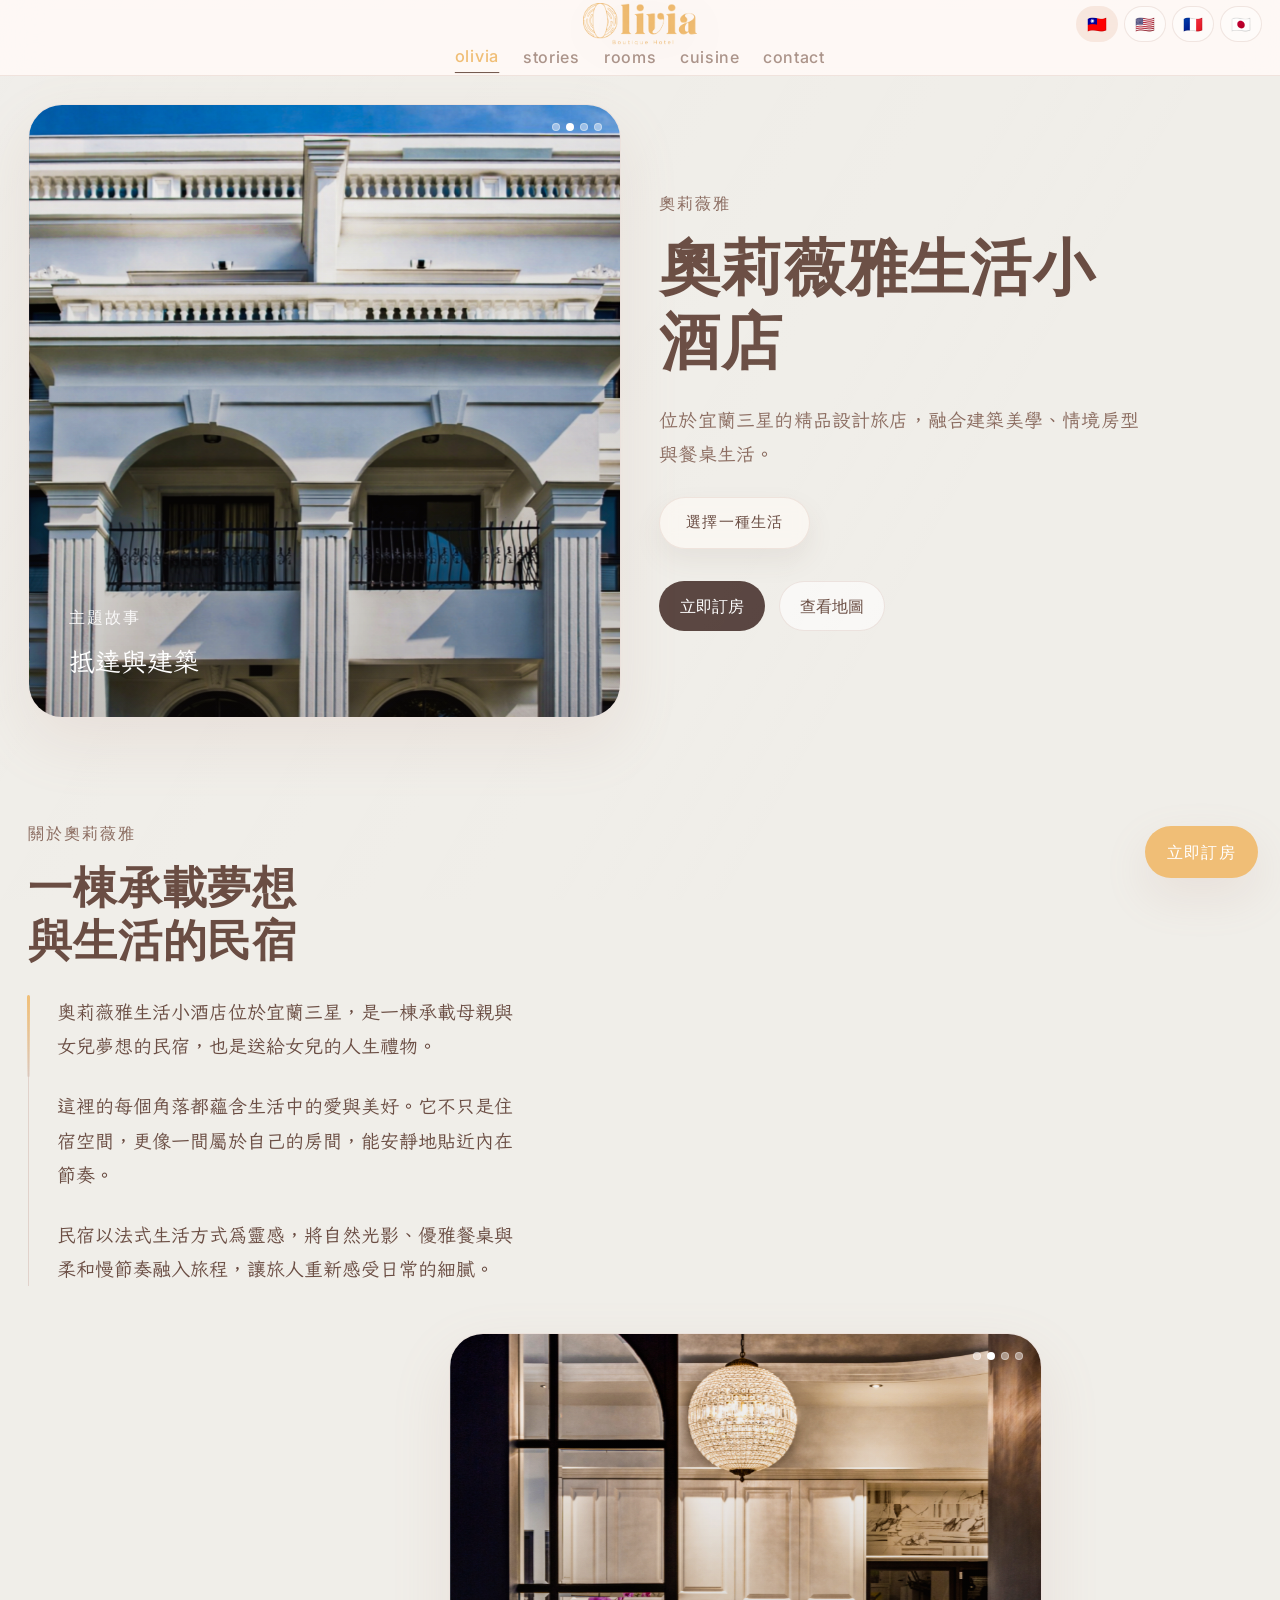
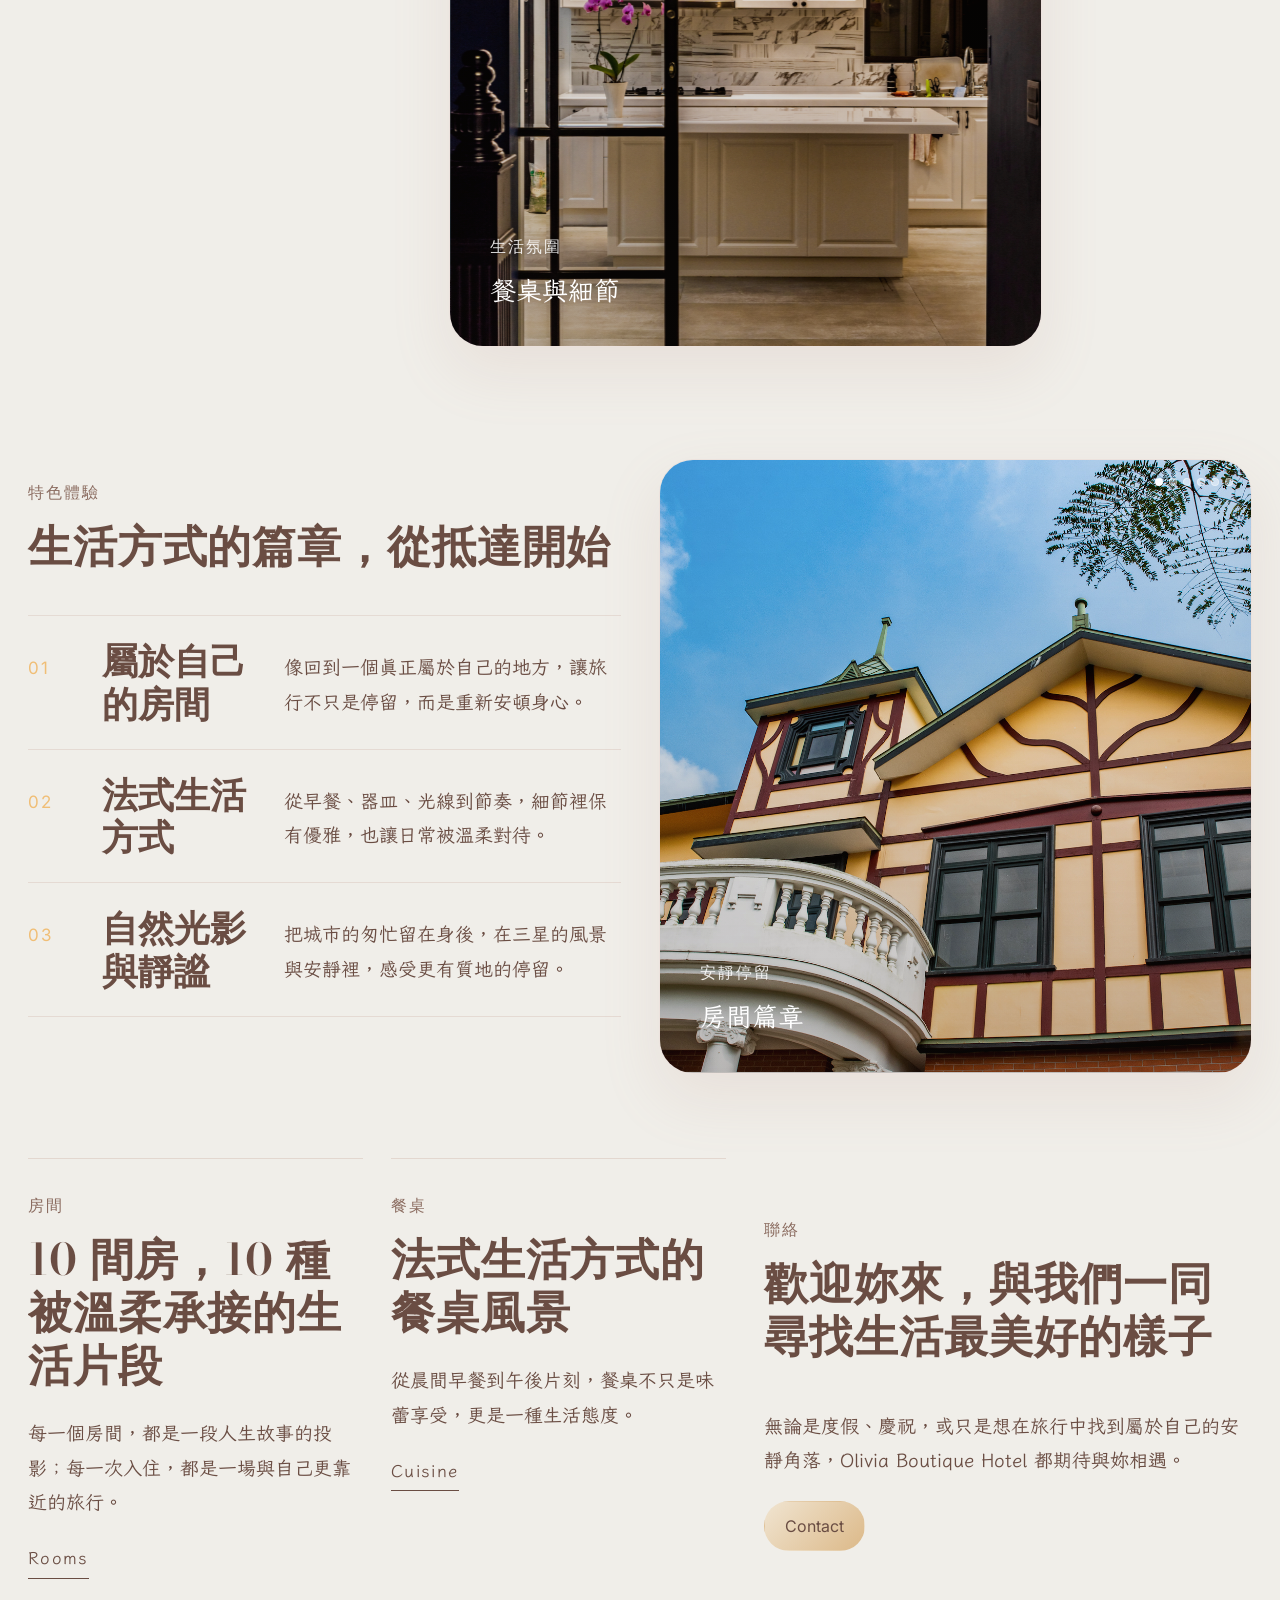
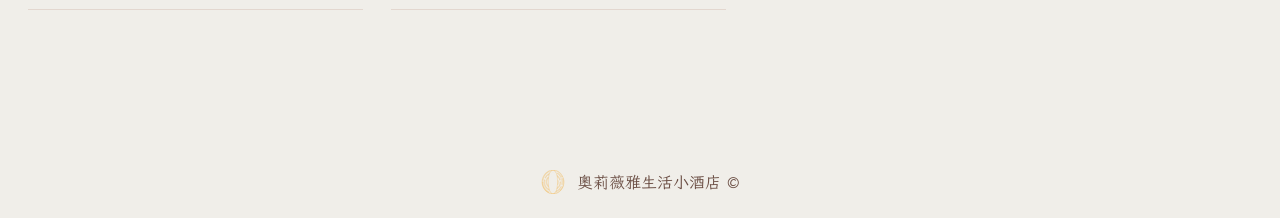
<file: index.html>
<!doctype html>
<html lang="zh-Hant">
<head>
<meta name="google-site-verification" content="k0P-TqqZIDgTPWJRYRkSXFvUHKsatGM79HkDYF6Jppg" />
<!-- Google Tag Manager -->
<script>
(function(w,d,s,l,i){w[l]=w[l]||[];w[l].push({'gtm.start':
new Date().getTime(),event:'gtm.js'});var f=d.getElementsByTagName(s)[0],
j=d.createElement(s),dl=l!='dataLayer'?'<head>l='+l:'';j.async=true;j.src=
'https://www.googletagmanager.com/gtm.js?id='+i+dl;f.parentNode.insertBefore(j,f);
})(window,document,'script','dataLayer','GTM-TDRXK42L');
</script>
<!-- End Google Tag Manager -->

<meta name="keywords" content="三星鄉,精品旅館,主題客房,女性主義,法式,私廚,免費停車,葡萄酒,奧莉薇雅,生活小酒店,時尚,生活態度">
  <meta charset="UTF-8" />
  <meta name="viewport" content="width=device-width, initial-scale=1.0" />
  <title data-i18n-title="seo.index.title">奧莉薇雅生活小酒店｜宜蘭精品旅宿</title>
  <meta name="description" content="奧莉薇雅生活小酒店 Olivia Boutique Hotel，位於宜蘭三星的精品設計旅店，融合建築美學、情境房型與餐桌生活，提供沉浸式住宿體驗。" data-i18n-meta="seo.index.description" />
  <meta name="keywords" content="宜蘭住宿, 宜蘭精品旅店, 宜蘭民宿推薦, 宜蘭三星住宿, 情境房型, 設計旅店, Olivia Boutique Hotel" />
  <meta property="og:title" content="奧莉薇雅生活小酒店｜宜蘭精品旅宿" />
  <meta property="og:description" content="奧莉薇雅生活小酒店 Olivia Boutique Hotel，位於宜蘭三星的精品設計旅店，融合建築美學、情境房型與餐桌生活，提供沉浸式住宿體驗。" />
  <meta property="og:type" content="website" />
  <meta property="og:image" content="assets/images/fasc-build-1.jpg" />
  <meta property="og:locale" content="zh_TW" />
  <meta property="og:locale:alternate" content="en_US" />
  <meta name="twitter:card" content="summary_large_image" />
  <meta name="twitter:title" content="奧莉薇雅生活小酒店｜宜蘭精品旅宿" />
  <meta name="twitter:description" content="奧莉薇雅生活小酒店 Olivia Boutique Hotel，位於宜蘭三星的精品設計旅店，融合建築美學、情境房型與餐桌生活，提供沉浸式住宿體驗。" />
  <meta name="twitter:image" content="assets/images/fasc-build-1.jpg" />
  <script type="application/ld+json">{"@context": "https://schema.org", "@type": "Hotel", "name": "Olivia Boutique Hotel", "alternateName": "奧莉薇雅生活小酒店", "url": "index.html", "image": "assets/images/fasc-build-1.jpg", "description": "奧莉薇雅生活小酒店 Olivia Boutique Hotel，位於宜蘭三星的精品設計旅店，融合建築美學、情境房型與餐桌生活，提供沉浸式住宿體驗。", "telephone": "+886939678156", "address": {"@type": "PostalAddress", "streetAddress": "三星路2段99巷17弄31號", "addressLocality": "三星鄉", "addressRegion": "宜蘭縣", "postalCode": "266006", "addressCountry": "TW"}, "sameAs": ["https://www.instagram.com/oliviaboutiquehotel/"]}</script>
  <link rel="preconnect" href="https://fonts.googleapis.com">
  <link rel="preconnect" href="https://fonts.gstatic.com" crossorigin>
  <link href="https://fonts.googleapis.com/css2?family=Bodoni+Moda:opsz,wght@6..96,400;6..96,500;6..96,600;6..96,700&family=Inter:wght@300;400;500;600;700&family=LXGW+WenKai+TC:wght@300;400;500;700&family=LXGW+WenKai+Mono+TC:wght@300;400;500;700&display=swap" rel="stylesheet">
  <link rel="stylesheet" href="assets/css/style.css" />
  <link rel="icon" type="image/x-icon" href="assets/images/o_logo-48x48.png" />

  <style>
    /* FORCE readable type scale across all 5 pages */
    html body {
      font-size: 18px !important;
      line-height: 1.75 !important;
    }

    html body p,
    html body li,
    html body .section-copy,
    html body .story-body,
    html body .hero-deck,
    html body .hero-subtitle,
    html body .subtle,
    html body .copy-stack p,
    html body .experience-card p,
    html body .feature-card p,
    html body .editorial-card p,
    html body .direction-card p,
    html body .contact-list,
    html body .contact-list a,
    html body .contact-list strong,
    html body .room-guide,
    html body .soft-hook,
    html body blockquote {
      font-size: 19px !important;
      line-height: 1.8 !important;
    }

    html body .section-label,
    html body .story-kicker,
    html body .eyebrow,
    html body .aside-label,
    html body .carousel-kicker,
    html body .quote-meta,
    html body .metric span,
    html body .pill-list span,
    html body .room-sensory-tags span,
    html body .collection-pill span,
    html body .collection-pill em,
    html body .btn,
    html body .link-inline,
    html body .story-link,
    html body .floating-booking,
    html body .main-nav a,
    html body .lang-btn,
    html body footer,
    html body footer p,
    html body footer span {
      font-size: 16px !important;
      line-height: 1.5 !important;
    }

    html body h1,
    html body .hero-title,
    html body .brand-name,
    html body .rooms-hero-copy h1,
    html body .cinematic-inner h1 {
      font-size: clamp(42px, 4.8vw, 70px) !important;
      line-height: 1.2 !important;
    }

    html body h2,
    html body .section-title,
    html body .cinematic-copy h2,
    html body .cinematic-band-copy h2,
    html body .cinematic-mosaic-head h2,
    html body .cinematic-close h2,
    html body .room-experience-copy h2 {
      font-size: clamp(34px, 3.4vw, 50px) !important;
      line-height: 1.22 !important;
    }

    html body h3,
    html body .feature-card h3,
    html body .experience-card h3 {
      font-size: 26px !important;
      line-height: 1.35 !important;
    }

    html body .carousel-title {
      font-size: 26px !important;
      line-height: 1.25 !important;
    }

    html body .quote-card blockquote {
      font-size: 28px !important;
      line-height: 1.6 !important;
    }

    @media (max-width: 760px) {
      html body {
        font-size: 17px !important;
      }

      html body p,
      html body li,
      html body .section-copy,
      html body .story-body,
      html body .hero-deck,
      html body .hero-subtitle,
      html body .subtle,
      html body .copy-stack p,
      html body .experience-card p,
      html body .feature-card p,
      html body .editorial-card p,
      html body .direction-card p,
      html body .contact-list,
      html body .contact-list a,
      html body .contact-list strong,
      html body .room-guide,
      html body .soft-hook,
      html body blockquote {
        font-size: 17px !important;
        line-height: 1.75 !important;
      }

      html body .section-label,
      html body .story-kicker,
      html body .eyebrow,
      html body .aside-label,
      html body .carousel-kicker,
      html body .quote-meta,
      html body .metric span,
      html body .pill-list span,
      html body .room-sensory-tags span,
      html body .collection-pill span,
      html body .collection-pill em,
      html body .btn,
      html body .link-inline,
      html body .story-link,
      html body .floating-booking,
      html body .main-nav a,
      html body .lang-btn,
      html body footer,
      html body footer p,
      html body footer span {
        font-size: 15px !important;
      }
    }
  </style>

<meta name="keywords" content="Sanxing Township,boutique hotel,themed rooms,feminism,French style,private dining,free parking,wine,Olivia,lifestyle hotel,fashion,lifestyle">
</head>
<body>
<!-- Google Tag Manager (noscript) -->
<noscript><iframe src="https://www.googletagmanager.com/ns.html?id=GTM-TDRXK42L"
height="0" width="0" style="display:none;visibility:hidden"></iframe></noscript>
<!-- End Google Tag Manager (noscript) -->

  <a class="floating-booking" href="https://www.booking-owlnest.com/oliviaboutiquehotel" target="_blank" rel="noopener" data-i18n="cta.book">立即訂房</a>
<header class="site-header">
  <div class="header-inner">
    <div class="header-spacer"></div>
    <a class="brand" href="index.html" aria-label="奧莉薇雅生活小酒店首頁" data-i18n-attr="aria-label:ui.brandHome">
      <img src="assets/images/obh_olivia-logo-transparent-master.png" alt="奧莉薇雅生活小酒店標誌" data-i18n-attr="alt:ui.brandLogo" class="brand-logo" />
    </a>
    <div class="lang-switch" aria-label="語言切換" data-i18n-attr="aria-label:ui.langSwitcher">
      <button class="lang-btn active" data-lang="zh-Hant">🇹🇼</button>
      <button class="lang-btn" data-lang="en">🇺🇸</button>
<button class="lang-btn" data-lang="fr">🇫🇷</button>
<button class="lang-btn" data-lang="ja">🇯🇵</button>
    </div>
  </div>
  <nav class="main-nav" aria-label="主選單">
    <a class="active" href="index.html" data-i18n="nav.olivia">Olivia</a>
    <a href="stories.html" data-i18n="nav.stories">Stories</a>
    <a href="rooms.html" data-i18n="nav.rooms">Rooms</a>
    <a href="cuisine.html" data-i18n="nav.cuisine">Cuisine</a>
    <a href="contact.html" data-i18n="nav.contact">Contact</a>
  </nav>
</header>
  <main>
    <section class="hero">
      <div class="shell">
        
        <section class="olivia-diagonal-page">
          <div class="olivia-diagonal-row row-top">
            <div class="olivia-visual visual-left">
              <div class="carousel-card tall reveal hero-feature-card hero-feature-primary" data-carousel data-interval="3600">
  <div class="carousel-dots"><span></span><span></span><span></span><span></span></div>
  <div class="carousel-track"><div class="carousel-slide"><img src="assets/images/fasc-build-1.jpg" alt="抵達與建築" data-i18n-attr="alt:home.carousel1.alt" loading="lazy" /></div><div class="carousel-slide"><img src="assets/images/fasc-build-2.jpg" alt="抵達與建築" data-i18n-attr="alt:home.carousel1.alt" loading="lazy" /></div><div class="carousel-slide"><img src="assets/images/cuisine-breakfast-1.jpg" alt="抵達與建築" data-i18n-attr="alt:home.carousel1.alt" loading="lazy" /></div><div class="carousel-slide"><img src="assets/images/cuisine-breakfast-5.jpg" alt="抵達與建築" data-i18n-attr="alt:home.carousel1.alt" loading="lazy" /></div></div>
  <div class="carousel-overlay"></div>
  <div class="carousel-meta"><div class="carousel-kicker">主題故事</div><div class="carousel-title">抵達與建築</div></div>
</div>
            </div>
            <div class="olivia-text text-right">
              <div class="hero-copy hero-copy-balanced reveal">
                <p class="eyebrow" data-i18n="home.heroEyebrow">Olivia Boutique Hotel</p>
                <h1 class="hero-title" data-i18n="home.heroTitle">奧莉薇雅生活小酒店</h1>
                <p class="hero-subtitle" data-i18n="home.heroSubtitle">在宜蘭三星的一隅，我們將光、空氣與時間編織成一種生活方式。</p>
                <div class="conversion-soft-cta reveal"><a href="rooms.html" class="cta-soft" data-i18n="conversion.homeCta">選擇一種生活</a></div>
                <div class="hero-actions">
                  <a class="btn primary" href="https://www.booking-owlnest.com/oliviaboutiquehotel" target="_blank" rel="noopener" data-i18n="cta.book">立即訂房</a>
                  <a class="btn" href="contact.html" data-i18n="cta.map">查看地圖</a>
                </div>
              </div>
            </div>
          </div>

          <div class="olivia-diagonal-row row-middle">
            <div class="olivia-text text-left">
              <div class="olivia-flow-heading reveal">
          <p class="section-label" data-i18n="home.aboutLabel">關於奧莉薇雅</p>
          <h2 class="section-title" data-i18n="home.aboutTitle">一棟承載夢想與生活的民宿</h2>
        </div>
              <div class="olivia-flow-copy reveal">
          <p data-i18n="home.p1"></p>
          <p data-i18n="home.p2"></p>
          <p data-i18n="home.p3"></p>
        </div>
            </div>
            <div class="olivia-visual visual-center">
              <div class="carousel-card tall reveal hero-feature-card hero-feature-secondary" data-carousel data-interval="4300">
  <div class="carousel-dots"><span></span><span></span><span></span><span></span></div>
  <div class="carousel-track"><div class="carousel-slide"><img src="assets/images/fasc-balcony-1.jpg" alt="餐桌與細節" data-i18n-attr="alt:home.carousel2.alt" loading="lazy" /></div><div class="carousel-slide"><img src="assets/images/fasc-cater-1.jpg" alt="餐桌與細節" data-i18n-attr="alt:home.carousel2.alt" loading="lazy" /></div><div class="carousel-slide"><img src="assets/images/fasc-garden-2.jpg" alt="餐桌與細節" data-i18n-attr="alt:home.carousel2.alt" loading="lazy" /></div><div class="carousel-slide"><img src="assets/images/fasc-hall-10.jpg" alt="餐桌與細節" data-i18n-attr="alt:home.carousel2.alt" loading="lazy" /></div></div>
  <div class="carousel-overlay"></div>
  <div class="carousel-meta"><div class="carousel-kicker">生活氛圍</div><div class="carousel-title">餐桌與細節</div></div>
</div>
            </div>
          </div>

          <div class="olivia-diagonal-row row-lower">
            <div class="olivia-text text-left">
              <div class="olivia-section-line reveal">
          <p class="section-label" data-i18n="home.signatureLabel">特色體驗</p>
          <h2 class="section-title" data-i18n="home.signatureTitle">生活方式的篇章，從抵達開始</h2>
        </div>
              <div class="olivia-motion-list">
          <article class="olivia-motion-item reveal">
            <span>01</span>
            <h3 data-i18n="home.card1Title"></h3>
            <p data-i18n="home.card1Body"></p>
          </article>
          <article class="olivia-motion-item reveal">
            <span>02</span>
            <h3 data-i18n="home.card2Title"></h3>
            <p data-i18n="home.card2Body"></p>
          </article>
          <article class="olivia-motion-item reveal">
            <span>03</span>
            <h3 data-i18n="home.card3Title"></h3>
            <p data-i18n="home.card3Body"></p>
          </article>
        </div>
            </div>
            <div class="olivia-visual visual-right">
              <div class="carousel-card tall reveal hero-feature-card hero-feature-tertiary" data-carousel data-interval="5100">
  <div class="carousel-dots"><span></span><span></span><span></span><span></span><span></span><span></span></div>
  <div class="carousel-track"><div class="carousel-slide"><img src="assets/images/fasc-space-3.jpg" alt="房間篇章" data-i18n-attr="alt:home.carousel3.alt" loading="lazy" /></div><div class="carousel-slide"><img src="assets/images/fasc-stair-4.jpg" alt="房間篇章" data-i18n-attr="alt:home.carousel3.alt" loading="lazy" /></div><div class="carousel-slide"><img src="assets/images/room-A2A-joy-1.jpg" alt="房間篇章" data-i18n-attr="alt:home.carousel3.alt" loading="lazy" /></div><div class="carousel-slide"><img src="assets/images/room-A3A-Adore-1.jpg" alt="房間篇章" data-i18n-attr="alt:home.carousel3.alt" loading="lazy" /></div><div class="carousel-slide"><img src="assets/images/fasc-build-1.jpg" alt="房間篇章" data-i18n-attr="alt:home.carousel3.alt" loading="lazy" /></div><div class="carousel-slide"><img src="assets/images/fasc-build-2.jpg" alt="房間篇章" data-i18n-attr="alt:home.carousel3.alt" loading="lazy" /></div></div>
  <div class="carousel-overlay"></div>
  <div class="carousel-meta"><div class="carousel-kicker">安靜停留</div><div class="carousel-title">房間篇章</div></div>
</div>
            </div>
          </div>

          <div class="olivia-diagonal-row row-bottom">
            <div class="olivia-text text-wide">
              <div class="olivia-path-grid">
                
        <a class="olivia-path-link reveal" href="rooms.html">
          <p class="section-label" data-i18n="home.roomsTeaserLabel">rooms</p>
          <h2 class="section-title" data-i18n="home.roomsTeaserTitle"></h2>
          <p data-i18n="home.roomsTeaserBody"></p>
          <span data-i18n="nav.rooms">Rooms</span>
        </a>
        <a class="olivia-path-link reveal" href="cuisine.html">
          <p class="section-label" data-i18n="home.cuisineLabel">cuisine</p>
          <h2 class="section-title" data-i18n="home.cuisineTitle"></h2>
          <p data-i18n="home.cuisineBody"></p>
          <span data-i18n="nav.cuisine">Cuisine</span>
        </a>
      
              </div>
            </div>
            <div class="olivia-text text-final">
              <div class="olivia-final-grid">
                
        <div class="reveal">
          <p class="section-label" data-i18n="home.contactLabel">contact</p>
          <h2 class="section-title" data-i18n="home.contactTitle"></h2>
        </div>
        <div class="olivia-final-copy reveal">
          <p data-i18n="home.contactBody"></p>
          <a class="btn gold" href="contact.html" data-i18n="nav.contact">Contact</a>
        </div>
      
              </div>
            </div>
          </div>
        </section>

  </main>
<footer>
  <div class="footer-inner" style="display:flex; justify-content:center; align-items:center;">
    <span class="footer-logo-wrap">
      <img src="assets/images/o_logo-24x24.png" alt="奧莉薇雅標誌" data-i18n-attr="alt:ui.oliviaLogo">
    </span>
    <p data-i18n="footer.copy"><span class="footer-text">奧莉薇雅生活小酒店 ©</span></p>
  </div>
</footer>




<script src="assets/js/site.js"></script>
</body>
</html>
</file>
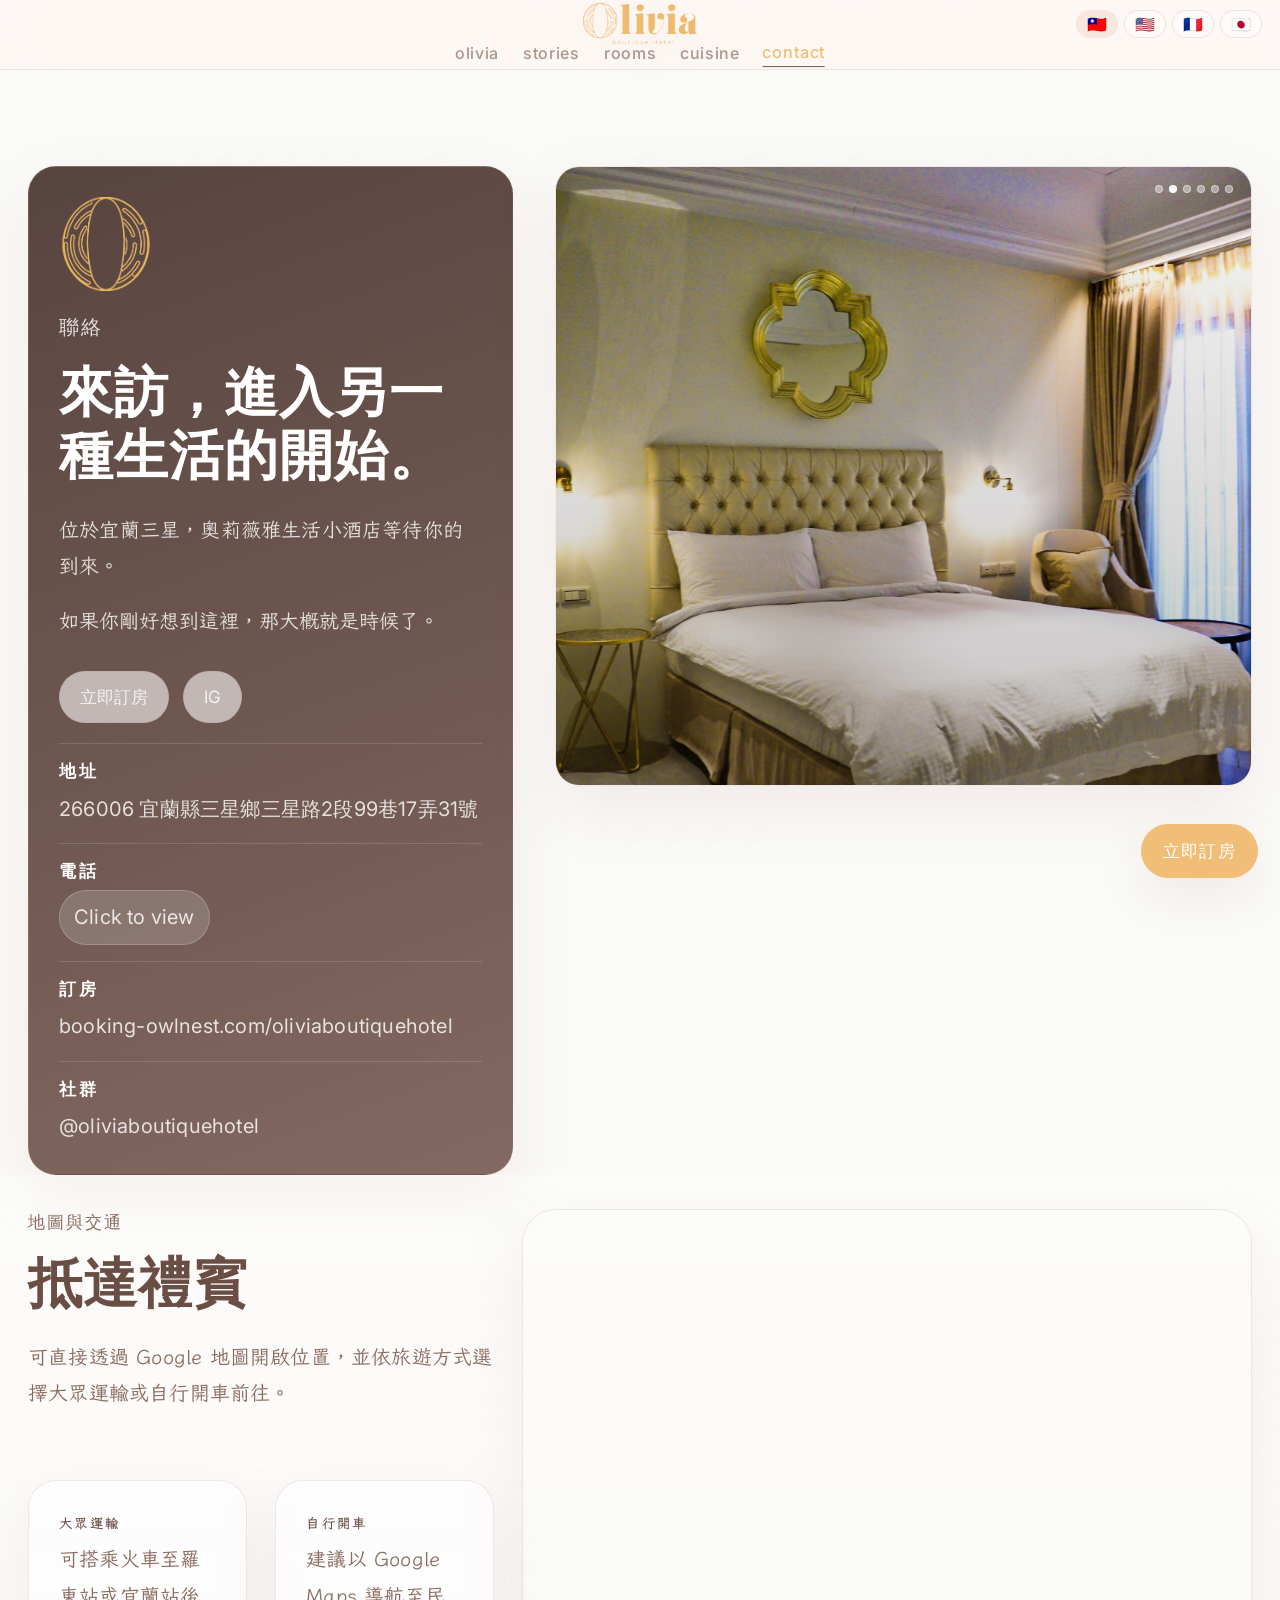
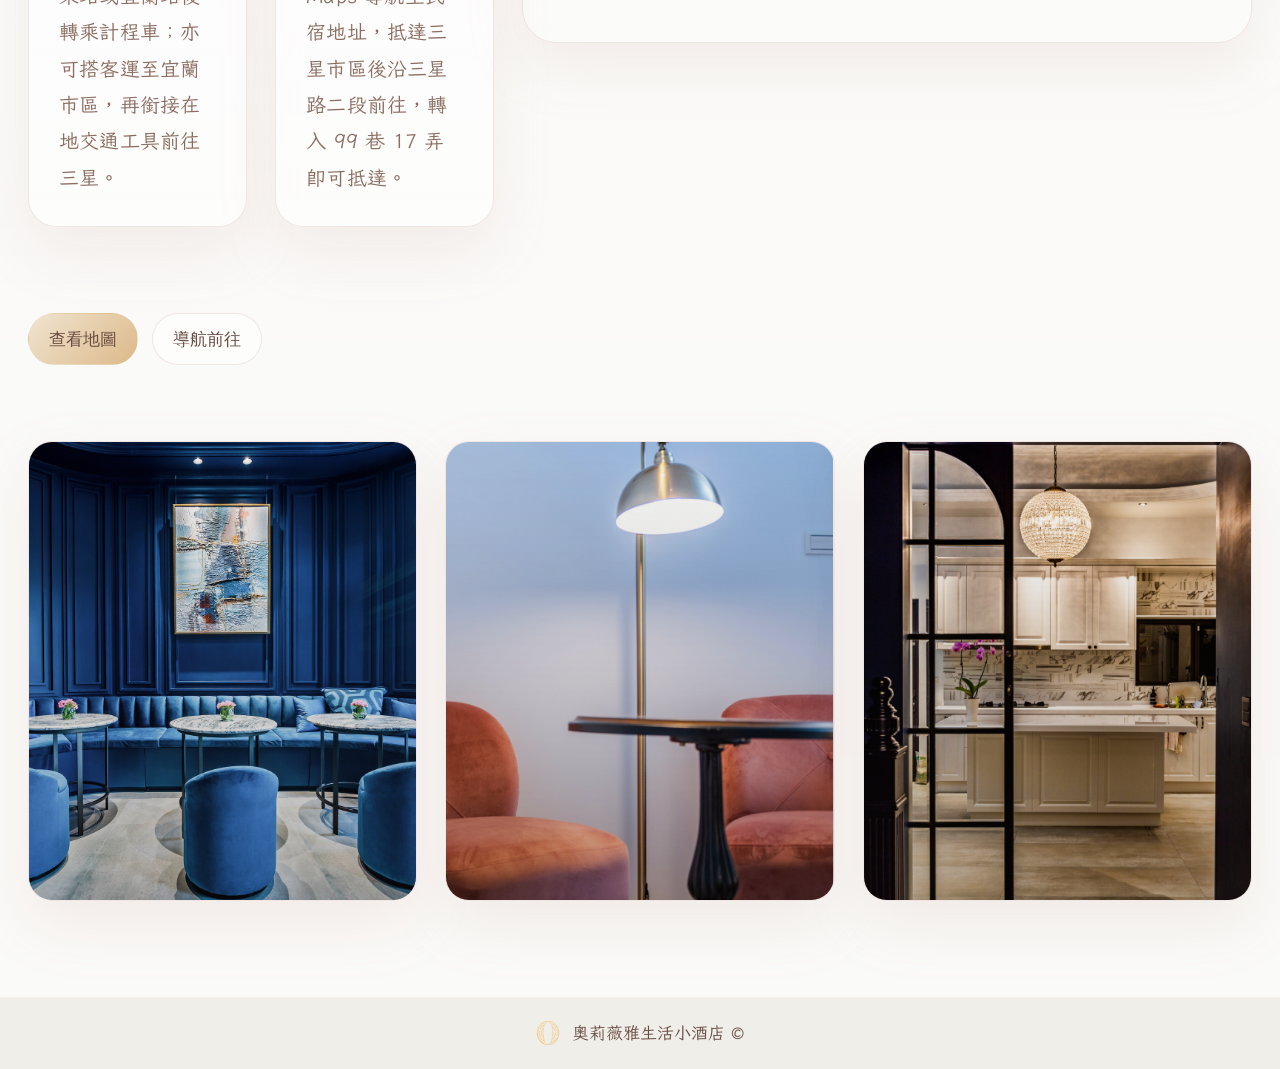
<file: contact.html>
<!doctype html>
<html lang="zh-Hant">
<head>
<!-- Google Tag Manager -->
<script>
(function(w,d,s,l,i){w[l]=w[l]||[];w[l].push({'gtm.start':
new Date().getTime(),event:'gtm.js'});var f=d.getElementsByTagName(s)[0],
j=d.createElement(s),dl=l!='dataLayer'?'<head>l='+l:'';j.async=true;j.src=
'https://www.googletagmanager.com/gtm.js?id='+i+dl;f.parentNode.insertBefore(j,f);
})(window,document,'script','dataLayer','GTM-TDRXK42L');
</script>
<!-- End Google Tag Manager -->

<meta name="keywords" content="三星鄉,精品旅館,主題客房,女性主義,法式,私廚,免費停車,葡萄酒,奧莉薇雅,生活小酒店,時尚,生活態度">
  <meta charset="UTF-8" />
  <meta name="viewport" content="width=device-width, initial-scale=1.0" />
  <title data-i18n-title="seo.contact.title">來訪資訊｜奧莉薇雅生活小酒店</title>
  <meta name="description" content="來訪，進入另一種生活的開始。Olivia Boutique Hotel 奧莉薇雅生活小酒店位於宜蘭三星，提供設計感房型與沉浸式住宿體驗。" data-i18n-meta="seo.contact.description" />
  <meta name="keywords" content="Olivia Boutique Hotel 聯絡, 宜蘭三星住宿, 宜蘭精品旅宿地址, 宜蘭民宿訂房, 奧莉薇雅生活小酒店" />
  <meta property="og:title" content="來訪資訊｜奧莉薇雅生活小酒店" />
  <meta property="og:description" content="來訪，進入另一種生活的開始。Olivia Boutique Hotel 奧莉薇雅生活小酒店位於宜蘭三星，提供設計感房型與沉浸式住宿體驗。" />
  <meta property="og:type" content="website" />
  <meta property="og:image" content="assets/images/fasc-build-1.jpg" />
  <meta property="og:locale" content="zh_TW" />
  <meta property="og:locale:alternate" content="en_US" />
  <meta name="twitter:card" content="summary_large_image" />
  <meta name="twitter:title" content="來訪資訊｜奧莉薇雅生活小酒店" />
  <meta name="twitter:description" content="來訪，進入另一種生活的開始。Olivia Boutique Hotel 奧莉薇雅生活小酒店位於宜蘭三星，提供設計感房型與沉浸式住宿體驗。" />
  <meta name="twitter:image" content="assets/images/fasc-build-1.jpg" />
  <script type="application/ld+json">{"@context": "https://schema.org", "@type": "Hotel", "name": "Olivia Boutique Hotel", "alternateName": "奧莉薇雅生活小酒店", "url": "contact.html", "image": "assets/images/fasc-build-1.jpg", "description": "來訪，進入另一種生活的開始。Olivia Boutique Hotel 奧莉薇雅生活小酒店位於宜蘭三星，提供設計感房型與沉浸式住宿體驗。", "telephone": "+886939678156", "address": {"@type": "PostalAddress", "streetAddress": "三星路2段99巷17弄31號", "addressLocality": "三星鄉", "addressRegion": "宜蘭縣", "postalCode": "266006", "addressCountry": "TW"}, "sameAs": ["https://www.instagram.com/oliviaboutiquehotel/"]}</script>
  <link rel="preconnect" href="https://fonts.googleapis.com">
  <link rel="preconnect" href="https://fonts.gstatic.com" crossorigin>
  <link href="https://fonts.googleapis.com/css2?family=Bodoni+Moda:opsz,wght@6..96,400;6..96,500;6..96,600;6..96,700&family=Inter:wght@300;400;500;600;700&family=LXGW+WenKai+TC:wght@300;400;500;700&family=LXGW+WenKai+Mono+TC:wght@300;400;500;700&display=swap" rel="stylesheet">
  <link rel="stylesheet" href="assets/css/style.css" />
  <link rel="icon" type="image/x-icon" href="assets/images/o_logo-48x48.png" />
<meta name="keywords" content="Sanxing Township,boutique hotel,themed rooms,feminism,French style,private dining,free parking,wine,Olivia,lifestyle hotel,fashion,lifestyle">
</head>
<body>
<!-- Google Tag Manager (noscript) -->
<noscript><iframe src="https://www.googletagmanager.com/ns.html?id=GTM-TDRXK42L"
height="0" width="0" style="display:none;visibility:hidden"></iframe></noscript>
<!-- End Google Tag Manager (noscript) -->

  <a class="floating-booking" href="https://www.booking-owlnest.com/oliviaboutiquehotel" target="_blank" rel="noopener" data-i18n="cta.book">立即訂房</a>
<header class="site-header">
  <div class="header-inner">
    <div class="header-spacer"></div>
    <a class="brand" href="index.html" aria-label="奧莉薇雅生活小酒店首頁" data-i18n-attr="aria-label:ui.brandHome">
      <img src="assets/images/obh_olivia-logo-transparent-master.png" alt="奧莉薇雅生活小酒店標誌" data-i18n-attr="alt:ui.brandLogo" class="brand-logo" />
    </a>
    <div class="lang-switch" aria-label="語言切換" data-i18n-attr="aria-label:ui.langSwitcher">
      <button class="lang-btn active" data-lang="zh-Hant">🇹🇼</button>
      <button class="lang-btn" data-lang="en">🇺🇸</button>
<button class="lang-btn" data-lang="fr">🇫🇷</button>
<button class="lang-btn" data-lang="ja">🇯🇵</button>
    </div>
  </div>
  <nav class="main-nav" aria-label="主選單">
    <a href="index.html" data-i18n="nav.olivia">Olivia</a>
    <a href="stories.html" data-i18n="nav.stories">Stories</a>
    <a href="rooms.html" data-i18n="nav.rooms">Rooms</a>
    <a href="cuisine.html" data-i18n="nav.cuisine">Cuisine</a>
    <a class="active" href="contact.html" data-i18n="nav.contact">Contact</a>
  </nav>
</header>
  <main>
    <section class="section">
      <div class="section-narrow contact-hero">
        <div class="contact-card brand-card reveal">
          <img src="assets/images/o_logo-transparent-master.png" alt="奧莉薇雅徽章" data-i18n-attr="alt:contact.emblem" class="contact-logo" />
          <p class="section-label" data-i18n="contact.heroLabel">來訪資訊</p>
          <h1 class="brand-name" data-i18n="contact.heroTitle"></h1>
          <p class="subtle" style="margin-top:16px" data-i18n="contact.heroBody"></p>
          <p class="conversion-contact-note" data-i18n="conversion.contactNote">如果你剛好想到這裡，那大概就是時候了。</p>
          <div class="contact-actions">
            <a class="btn" href="https://www.booking-owlnest.com/oliviaboutiquehotel" target="_blank" rel="noopener" data-i18n="cta.book">立即訂房</a>
            <a class="btn" href="https://www.instagram.com/oliviaboutiquehotel/" target="_blank" rel="noopener" data-i18n="cta.ig">Instagram</a>
          </div>
          <div class="contact-list">
            <div><strong data-i18n="contact.addressLabel"></strong><a href="https://www.google.com/maps/search/?api=1&query=266006+宜蘭縣三星鄉三星路2段99巷17弄31號" target="_blank" rel="noopener">266006 宜蘭縣三星鄉三星路2段99巷17弄31號</a></div>
            <div><strong data-i18n="contact.phoneLabel"></strong><a href="tel:+886939678156">Click to view</a></div>
            <div><strong data-i18n="contact.bookingLabel"></strong><a href="https://www.booking-owlnest.com/oliviaboutiquehotel" target="_blank" rel="noopener">booking-owlnest.com/oliviaboutiquehotel</a></div>
            <div><strong data-i18n="contact.instagramLabel"></strong><a href="https://www.instagram.com/oliviaboutiquehotel/" target="_blank" rel="noopener">@oliviaboutiquehotel</a></div>
          </div>
        </div>
        <div class="carousel-card tall reveal" data-carousel data-interval="3800">
  <div class="carousel-dots"><span></span><span></span><span></span><span></span><span></span><span></span></div>
  <div class="carousel-track"><div class="carousel-slide"><img src="assets/images/fasc-build-1.jpg" alt="來訪片段" data-i18n-attr="alt:contact.gallery.alt" loading="lazy" /></div><div class="carousel-slide"><img src="assets/images/room-A2B-Desire-2.jpg" alt="來訪片段" data-i18n-attr="alt:contact.gallery.alt" loading="lazy" /></div><div class="carousel-slide"><img src="assets/images/fasc-garden-1.jpg" alt="來訪片段" data-i18n-attr="alt:contact.gallery.alt" loading="lazy" /></div><div class="carousel-slide"><img src="assets/images/room-A3B-Secret-2.jpg" alt="來訪片段" data-i18n-attr="alt:contact.gallery.alt" loading="lazy" /></div><div class="carousel-slide"><img src="assets/images/fasc-stair-4.jpg" alt="來訪片段" data-i18n-attr="alt:contact.gallery.alt" loading="lazy" /></div><div class="carousel-slide"><img src="assets/images/room-B2A-Plato-3.jpg" alt="來訪片段" data-i18n-attr="alt:contact.gallery.alt" loading="lazy" /></div></div>
  <div class="carousel-overlay"></div>
</div>
      </div>
      <section class="section soft contact-map-priority">
      <div class="section-narrow">
        <div class="reveal">
          <p class="section-label" data-i18n="contact.mapTitle"></p>
          <h2 class="section-title">抵達資訊</h2>
          <p class="section-copy" style="margin-top:18px" data-i18n="contact.mapBody"></p>
        </div>
        <div class="travel-grid" style="margin-top:24px;margin-bottom:26px">
          <article class="direction-card reveal" style="flex:1 1 280px"><strong data-i18n="contact.transitTitle"></strong><p data-i18n="contact.transitBody"></p></article>
          <article class="direction-card reveal" style="flex:1 1 280px"><strong data-i18n="contact.driveTitle"></strong><p data-i18n="contact.driveBody"></p></article>
        </div>
        <div class="map-links reveal">
          <a class="btn gold" href="https://www.google.com/maps/search/?api=1&query=266006+宜蘭縣三星鄉三星路2段99巷17弄31號" target="_blank" rel="noopener" data-i18n="cta.map">查看地圖</a>
          <a class="btn" href="https://www.google.com/maps/dir/?api=1&destination=266006+宜蘭縣三星鄉三星路2段99巷17弄31號" target="_blank" rel="noopener" data-i18n="cta.nav">導航前往</a>
        </div>
        <div class="map-shell reveal">
          <iframe src="https://www.google.com/maps?q=266006+宜蘭縣三星鄉三星路2段99巷17弄31號&output=embed" width="100%" height="420" style="border:0;" allowfullscreen="" loading="lazy"></iframe>
        </div>
      </div>
    </section>
      <div class="section-narrow build-gallery contact-secondary-gallery"><div class="carousel-card medium reveal"><div class="carousel-track"><div class="carousel-slide"><img src="assets/images/fasc-hall-10.jpg" alt="生活小酒店" data-i18n-attr="alt:contact.building.alt" loading="lazy"></div></div><div class="carousel-overlay"></div></div><div class="carousel-card medium reveal"><div class="carousel-track"><div class="carousel-slide"><img src="assets/images/room-B2B-Truth-4.jpg" alt="生活小酒店" data-i18n-attr="alt:contact.building.alt" loading="lazy"></div></div><div class="carousel-overlay"></div></div><div class="carousel-card medium reveal"><div class="carousel-track"><div class="carousel-slide"><img src="assets/images/fasc-cater-1.jpg" alt="生活小酒店" data-i18n-attr="alt:contact.building.alt" loading="lazy"></div></div><div class="carousel-overlay"></div></div><div class="carousel-card medium reveal"><div class="carousel-track"><div class="carousel-slide"><img src="assets/images/room-B3A-Affair-2.jpg" alt="生活小酒店" data-i18n-attr="alt:contact.building.alt" loading="lazy"></div></div><div class="carousel-overlay"></div></div><div class="carousel-card medium reveal"><div class="carousel-track"><div class="carousel-slide"><img src="assets/images/fasc-space-3.jpg" alt="生活小酒店" data-i18n-attr="alt:contact.building.alt" loading="lazy"></div></div><div class="carousel-overlay"></div></div><div class="carousel-card medium reveal"><div class="carousel-track"><div class="carousel-slide"><img src="assets/images/room-B3B-Courage-2.jpg" alt="生活小酒店" data-i18n-attr="alt:contact.building.alt" loading="lazy"></div></div><div class="carousel-overlay"></div></div></div>
    </section>
    
  </main>
<footer>
  <div class="footer-inner" style="display:flex; justify-content:center; align-items:center;">
    <span class="footer-logo-wrap">
      <img src="assets/images/o_logo-24x24.png" alt="奧莉薇雅標誌" data-i18n-attr="alt:ui.oliviaLogo">
    </span>
    <p data-i18n="footer.copy"><span class="footer-text">奧莉薇雅生活小酒店 ©</span></p>
  </div>
</footer>




<script src="assets/js/site.js"></script>
</body>
</html>
</file>
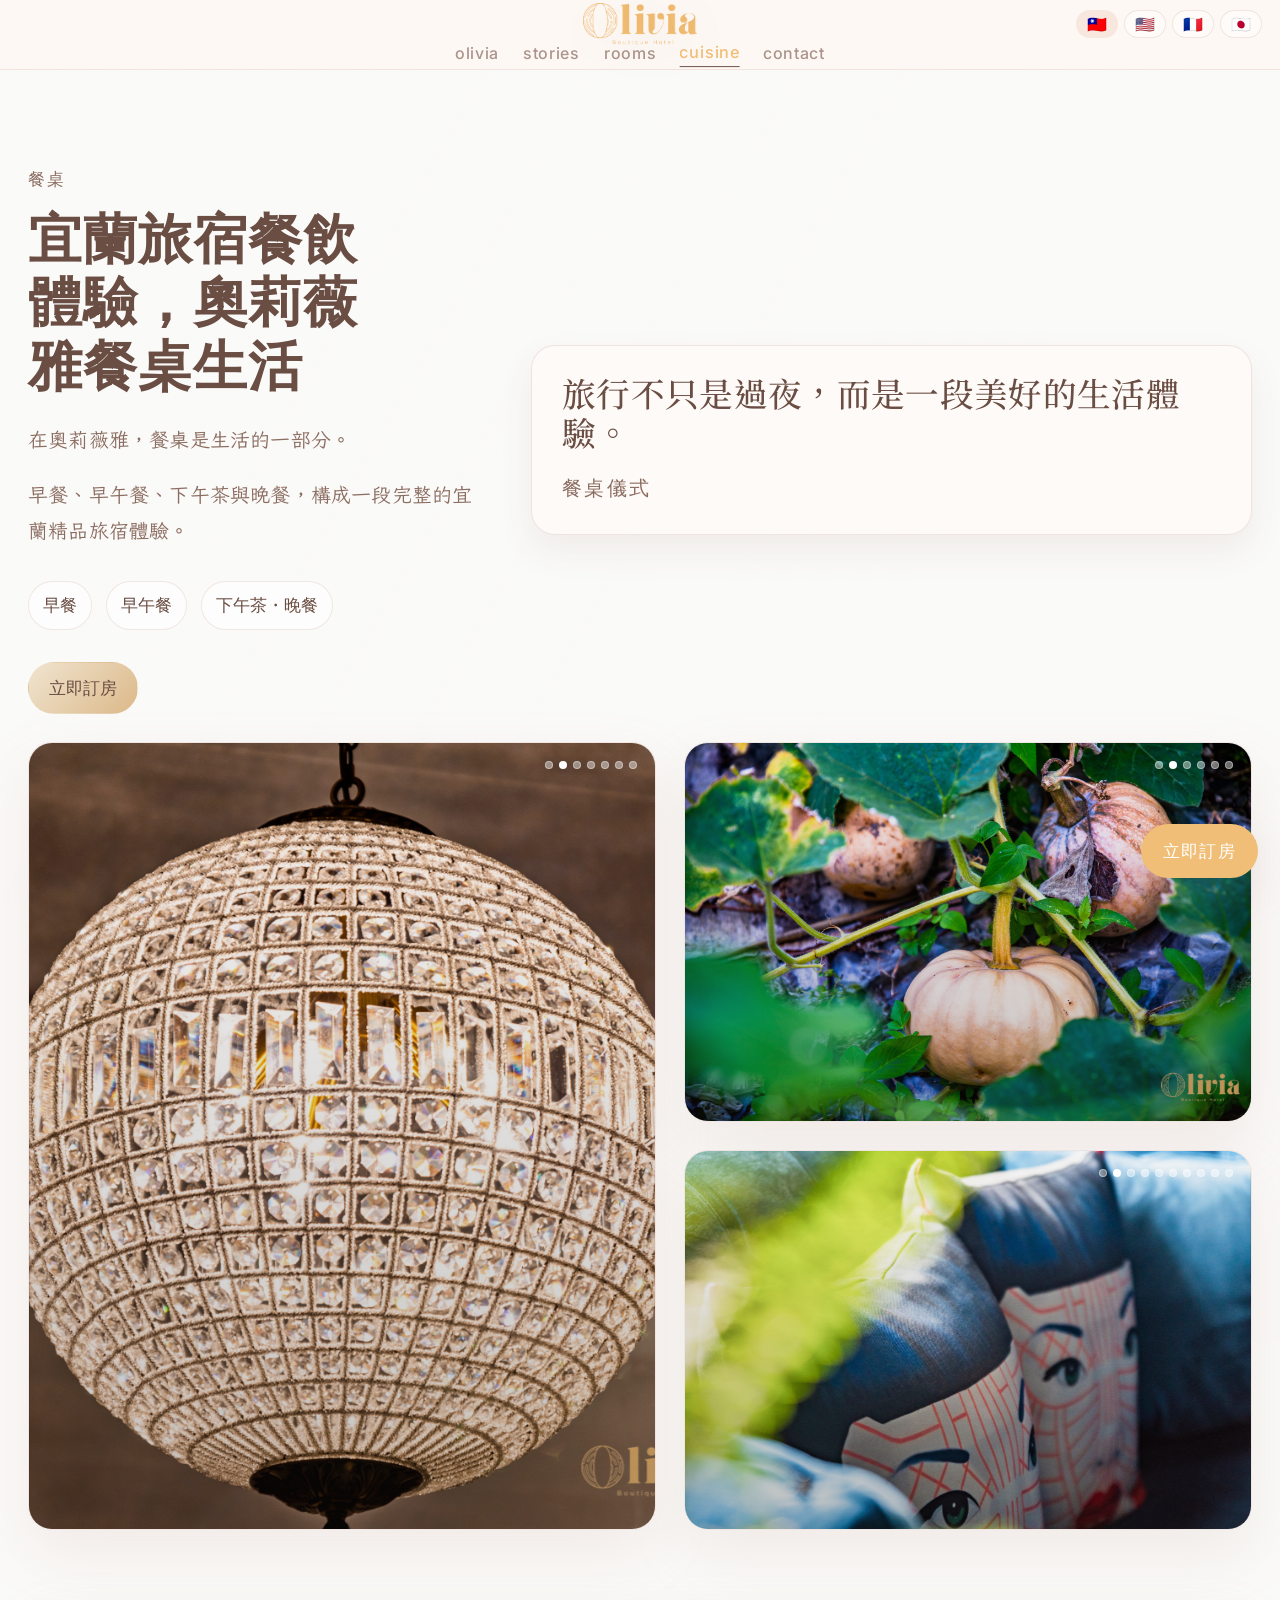
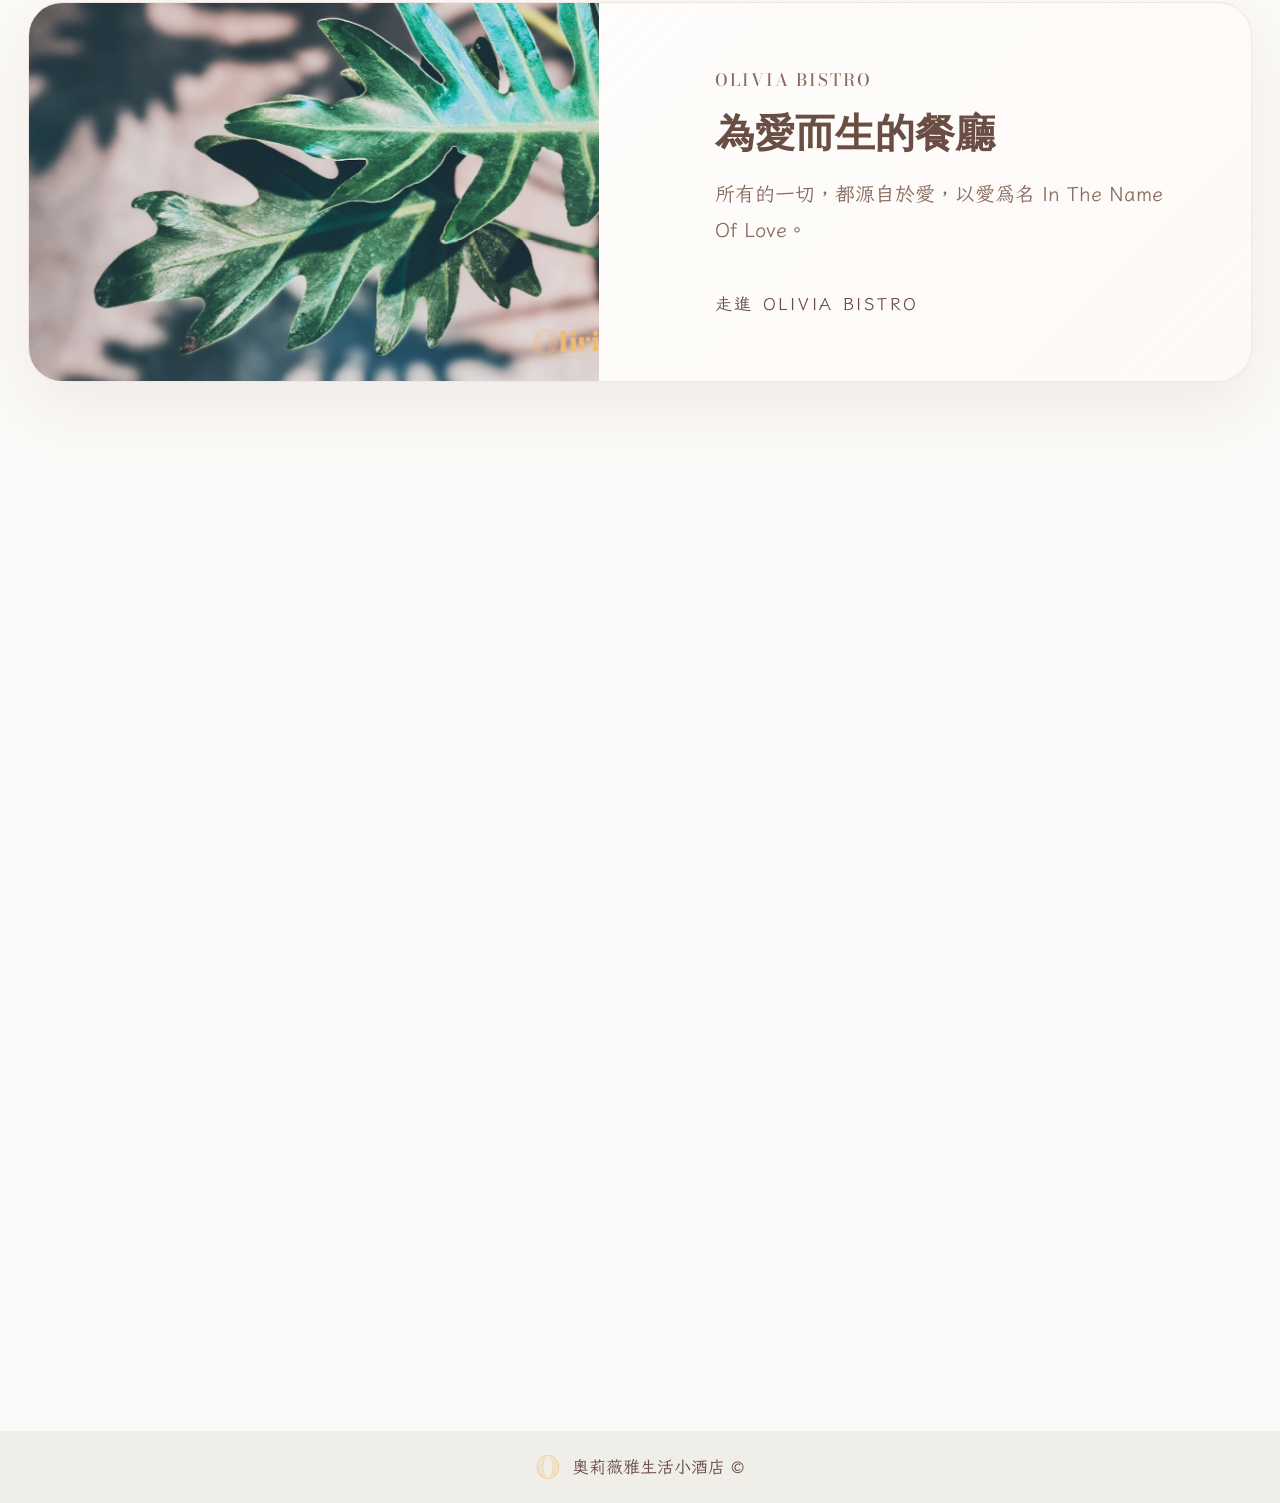
<file: cuisine.html>
<!doctype html>
<html lang="zh-Hant">
<head>
<!-- Google Tag Manager -->
<script>
(function(w,d,s,l,i){w[l]=w[l]||[];w[l].push({'gtm.start':
new Date().getTime(),event:'gtm.js'});var f=d.getElementsByTagName(s)[0],
j=d.createElement(s),dl=l!='dataLayer'?'<head>l='+l:'';j.async=true;j.src=
'https://www.googletagmanager.com/gtm.js?id='+i+dl;f.parentNode.insertBefore(j,f);
})(window,document,'script','dataLayer','GTM-TDRXK42L');
</script>
<!-- End Google Tag Manager -->

<meta name="keywords" content="三星鄉,精品旅館,主題客房,女性主義,法式,私廚,免費停車,葡萄酒,奧莉薇雅,生活小酒店,時尚,生活態度">
  <meta charset="UTF-8" />
  <meta name="viewport" content="width=device-width, initial-scale=1.0" />
  <title data-i18n-title="seo.cuisine.title">餐桌生活｜奧莉薇雅生活小酒店</title>
  <meta name="description" content="在 Olivia Boutique Hotel，餐桌是生活的一部分。早餐、早午餐、下午茶與晚餐，構成宜蘭精品旅宿裡完整而細膩的餐桌生活體驗。" data-i18n-meta="seo.cuisine.description" />
  <meta name="keywords" content="宜蘭旅宿餐飲, 宜蘭早餐, 宜蘭早午餐, 宜蘭下午茶, 宜蘭晚餐, Olivia Boutique Hotel 餐飲" />
  <meta property="og:title" content="餐桌生活｜奧莉薇雅生活小酒店" />
  <meta property="og:description" content="在 Olivia Boutique Hotel，餐桌是生活的一部分。早餐、早午餐、下午茶與晚餐，構成宜蘭精品旅宿裡完整而細膩的餐桌生活體驗。" />
  <meta property="og:type" content="website" />
  <meta property="og:image" content="assets/images/fasc-build-1.jpg" />
  <meta property="og:locale" content="zh_TW" />
  <meta property="og:locale:alternate" content="en_US" />
  <meta name="twitter:card" content="summary_large_image" />
  <meta name="twitter:title" content="餐桌生活｜奧莉薇雅生活小酒店" />
  <meta name="twitter:description" content="在 Olivia Boutique Hotel，餐桌是生活的一部分。早餐、早午餐、下午茶與晚餐，構成宜蘭精品旅宿裡完整而細膩的餐桌生活體驗。" />
  <meta name="twitter:image" content="assets/images/fasc-build-1.jpg" />
  <script type="application/ld+json">{"@context": "https://schema.org", "@type": "Hotel", "name": "Olivia Boutique Hotel", "alternateName": "奧莉薇雅生活小酒店", "url": "cuisine.html", "image": "assets/images/fasc-build-1.jpg", "description": "在 Olivia Boutique Hotel，餐桌是生活的一部分。早餐、早午餐、下午茶與晚餐，構成宜蘭精品旅宿裡完整而細膩的餐桌生活體驗。", "telephone": "+886939678156", "address": {"@type": "PostalAddress", "streetAddress": "三星路2段99巷17弄31號", "addressLocality": "三星鄉", "addressRegion": "宜蘭縣", "postalCode": "266006", "addressCountry": "TW"}, "sameAs": ["https://www.instagram.com/oliviaboutiquehotel/"]}</script>
  <link rel="preconnect" href="https://fonts.googleapis.com">
  <link rel="preconnect" href="https://fonts.gstatic.com" crossorigin>
  <link href="https://fonts.googleapis.com/css2?family=Bodoni+Moda:opsz,wght@6..96,400;6..96,500;6..96,600;6..96,700&family=Inter:wght@300;400;500;600;700&family=LXGW+WenKai+TC:wght@300;400;500;700&family=LXGW+WenKai+Mono+TC:wght@300;400;500;700&display=swap" rel="stylesheet">
  <link rel="stylesheet" href="assets/css/style.css" />
  <link rel="icon" type="image/x-icon" href="assets/images/o_logo-48x48.png" />
<meta name="keywords" content="Sanxing Township,boutique hotel,themed rooms,feminism,French style,private dining,free parking,wine,Olivia,lifestyle hotel,fashion,lifestyle">
</head>
<body>
<!-- Google Tag Manager (noscript) -->
<noscript><iframe src="https://www.googletagmanager.com/ns.html?id=GTM-TDRXK42L"
height="0" width="0" style="display:none;visibility:hidden"></iframe></noscript>
<!-- End Google Tag Manager (noscript) -->

  <a class="floating-booking" href="https://www.booking-owlnest.com/oliviaboutiquehotel" target="_blank" rel="noopener" data-i18n="cta.book">立即訂房</a>
<header class="site-header">
  <div class="header-inner">
    <div class="header-spacer"></div>
    <a class="brand" href="index.html" aria-label="奧莉薇雅生活小酒店首頁" data-i18n-attr="aria-label:ui.brandHome">
      <img src="assets/images/obh_olivia-logo-transparent-master.png" alt="奧莉薇雅生活小酒店標誌" data-i18n-attr="alt:ui.brandLogo" class="brand-logo" />
    </a>
    <div class="lang-switch" aria-label="語言切換" data-i18n-attr="aria-label:ui.langSwitcher">
      <button class="lang-btn active" data-lang="zh-Hant">🇹🇼</button>
      <button class="lang-btn" data-lang="en">🇺🇸</button>
<button class="lang-btn" data-lang="fr">🇫🇷</button>
<button class="lang-btn" data-lang="ja">🇯🇵</button>
    </div>
  </div>
  <nav class="main-nav" aria-label="主選單">
    <a href="index.html" data-i18n="nav.olivia">Olivia</a>
    <a href="stories.html" data-i18n="nav.stories">Stories</a>
    <a href="rooms.html" data-i18n="nav.rooms">Rooms</a>
    <a class="active" href="cuisine.html" data-i18n="nav.cuisine">Cuisine</a>
    <a href="contact.html" data-i18n="nav.contact">Contact</a>
  </nav>
</header>
  <main>
    <section class="section">
      <div class="section-narrow tasting-layout cuisine-intro-layout">
        <div class="luxury-copy cuisine-copy-panel reveal parallax" data-speed="0.03">
          <p class="section-label" data-i18n="cuisine.heroLabel">餐桌生活</p>
          <h1 class="section-title" data-i18n="cuisine.heroTitle"></h1>
          <p class="section-copy" style="margin-top:18px" data-i18n="cuisine.heroBody1"></p>
          <p class="section-copy" data-i18n="cuisine.heroBody2"></p>
          <div class="pill-list">
            <span data-i18n="cuisine.pill1"></span>
            <span data-i18n="cuisine.pill2"></span>
            <span data-i18n="cuisine.pill3"></span>
          </div>
          <div class="hero-actions">
            <a class="btn gold" href="https://www.booking-owlnest.com/oliviaboutiquehotel" target="_blank" rel="noopener" data-i18n="cta.book">立即訂房</a>
          </div>
        </div>
        <div class="quote-card cuisine-quote-card reveal">
          <blockquote data-i18n="cuisine.quote"></blockquote>
          <p class="quote-meta">奧莉薇雅餐桌儀式</p>
        </div>
      </div>
      <div class="section-narrow cuisine-gallery">
        <div class="carousel-card tall reveal" data-carousel data-interval="3300">
  <div class="carousel-dots"><span></span><span></span><span></span><span></span><span></span><span></span><span></span></div>
  <div class="carousel-track"><div class="carousel-slide"><img src="assets/images/fasc-cater-1.jpg" alt="Olivia Cuisine" loading="lazy" /></div><div class="carousel-slide"><img src="assets/images/fasc-cater-2.jpg" alt="Olivia Cuisine" loading="lazy" /></div><div class="carousel-slide"><img src="assets/images/fasc-cater-3.jpg" alt="Olivia Cuisine" loading="lazy" /></div><div class="carousel-slide"><img src="assets/images/fasc-cater-4.jpg" alt="Olivia Cuisine" loading="lazy" /></div><div class="carousel-slide"><img src="assets/images/fasc-cater-5.jpg" alt="Olivia Cuisine" loading="lazy" /></div><div class="carousel-slide"><img src="assets/images/fasc-cater-6.jpg" alt="Olivia Cuisine" loading="lazy" /></div><div class="carousel-slide"><img src="assets/images/fasc-cater-7.jpg" alt="Olivia Cuisine" loading="lazy" /></div></div>
  <div class="carousel-overlay"></div>
</div>
        <div class="stack-grid">
          <div class="carousel-card short reveal" data-carousel data-interval="4200">
  <div class="carousel-dots"><span></span><span></span><span></span><span></span><span></span><span></span></div>
  <div class="carousel-track"><div class="carousel-slide"><img src="assets/images/fasc-garden-1.jpg" alt="Olivia Cuisine garden" loading="lazy" /></div><div class="carousel-slide"><img src="assets/images/fasc-garden-2.jpg" alt="Olivia Cuisine garden" loading="lazy" /></div><div class="carousel-slide"><img src="assets/images/fasc-garden-3.jpg" alt="Olivia Cuisine garden" loading="lazy" /></div><div class="carousel-slide"><img src="assets/images/fasc-garden-4.jpg" alt="Olivia Cuisine garden" loading="lazy" /></div><div class="carousel-slide"><img src="assets/images/fasc-garden-5.jpg" alt="Olivia Cuisine garden" loading="lazy" /></div><div class="carousel-slide"><img src="assets/images/fasc-garden-6.jpg" alt="Olivia Cuisine garden" loading="lazy" /></div></div>
  <div class="carousel-overlay"></div>
</div>
          <div class="carousel-card short reveal" data-carousel data-interval="5000">
  <div class="carousel-dots"><span></span><span></span><span></span><span></span><span></span><span></span><span></span><span></span><span></span><span></span></div>
  <div class="carousel-track"><div class="carousel-slide"><img src="assets/images/fasc-hall-1.jpg" alt="Olivia Cuisine hall" loading="lazy" /></div><div class="carousel-slide"><img src="assets/images/fasc-hall-2.jpg" alt="Olivia Cuisine hall" loading="lazy" /></div><div class="carousel-slide"><img src="assets/images/fasc-hall-3.jpg" alt="Olivia Cuisine hall" loading="lazy" /></div><div class="carousel-slide"><img src="assets/images/fasc-hall-4.jpg" alt="Olivia Cuisine hall" loading="lazy" /></div><div class="carousel-slide"><img src="assets/images/fasc-hall-5.jpg" alt="Olivia Cuisine hall" loading="lazy" /></div><div class="carousel-slide"><img src="assets/images/fasc-hall-6.jpg" alt="Olivia Cuisine hall" loading="lazy" /></div><div class="carousel-slide"><img src="assets/images/fasc-hall-7.jpg" alt="Olivia Cuisine hall" loading="lazy" /></div><div class="carousel-slide"><img src="assets/images/fasc-hall-8.jpg" alt="Olivia Cuisine hall" loading="lazy" /></div><div class="carousel-slide"><img src="assets/images/fasc-hall-9.jpg" alt="Olivia Cuisine hall" loading="lazy" /></div><div class="carousel-slide"><img src="assets/images/fasc-hall-10.jpg" alt="Olivia Cuisine hall" loading="lazy" /></div></div>
  <div class="carousel-overlay"></div>
</div>
        </div>
      </div>
      <!-- Olivia Bistro Feature -->
      <div class="section-narrow bistro-link-section reveal">
        <a class="bistro-link-card tilt-card" href="olivia-bistro.html" aria-label="Olivia Bistro" data-i18n-attr="aria-label:bistro.linkAria">
          <div class="bistro-link-media">
            <img src="assets/images/cuisine-bistro-1.jpg" alt="Olivia Bistro" data-i18n-attr="alt:bistro.imageAlt" loading="lazy" />
          </div>
          <div class="bistro-link-copy">
            <p class="section-label" data-i18n="bistro.cardLabel">Olivia Bistro</p>
            <h2 data-i18n="bistro.cardTitle">為愛而生的餐廳</h2>
            <p data-i18n="bistro.cardBody">所有的一切，都源自於愛，以愛為名 In The Name Of Love。</p>
            <span class="link-inline" data-i18n="bistro.cardCta">走進 Olivia Bistro</span>
          </div>
        </a>
      </div>
      <!-- /Olivia Bistro Feature -->

      <!-- Olivia Private Kitchen Feature -->
      <div class="section-narrow private-kitchen-section reveal">
        <div class="carousel-card medium reveal" data-carousel data-interval="3900">
  <div class="carousel-dots"><span></span><span></span><span></span><span></span><span></span></div>
  <div class="carousel-track"><div class="carousel-slide"><img src="assets/images/cuisine-meal-1.jpg" alt="Olivia Private Kitchen" loading="lazy" /></div><div class="carousel-slide"><img src="assets/images/cuisine-meal-2.jpg" alt="Olivia Private Kitchen" loading="lazy" /></div><div class="carousel-slide"><img src="assets/images/cuisine-meal-3.jpg" alt="Olivia Private Kitchen" loading="lazy" /></div><div class="carousel-slide"><img src="assets/images/cuisine-meal-4.jpg" alt="Olivia Private Kitchen" loading="lazy" /></div><div class="carousel-slide"><img src="assets/images/cuisine-meal-5.jpg" alt="Olivia Private Kitchen" loading="lazy" /></div></div>
  <div class="carousel-overlay"></div>
  <div class="carousel-meta"><div class="carousel-kicker">Olivia Private Kitchen 奧莉薇雅私廚</div></div>
</div>
      </div>
      <!-- /Olivia Private Kitchen Feature -->

      <p class="soft-hook reveal" data-i18n="conversion.cuisineHook">有些人，是為了這張餐桌再回來。</p>
      <div class="section-narrow experience-grid">
        <article class="experience-card reveal"><h3 data-i18n="cuisine.exp1Title"></h3><p data-i18n="cuisine.exp1Body"></p></article>
        <article class="experience-card reveal"><h3 data-i18n="cuisine.exp2Title"></h3><p data-i18n="cuisine.exp2Body"></p></article>
        <article class="experience-card reveal"><h3 data-i18n="cuisine.exp3Title"></h3><p data-i18n="cuisine.exp3Body"></p></article>
      </div>
    </section>
  </main>
<footer>
  <div class="footer-inner" style="display:flex; justify-content:center; align-items:center;">
    <span class="footer-logo-wrap">
      <img src="assets/images/o_logo-24x24.png" alt="奧莉薇雅標誌" data-i18n-attr="alt:ui.oliviaLogo">
    </span>
    <p data-i18n="footer.copy"><span class="footer-text">奧莉薇雅生活小酒店 ©</span></p>
  </div>
</footer>




<script src="assets/js/site.js"></script>
</body>
</html>
</file>
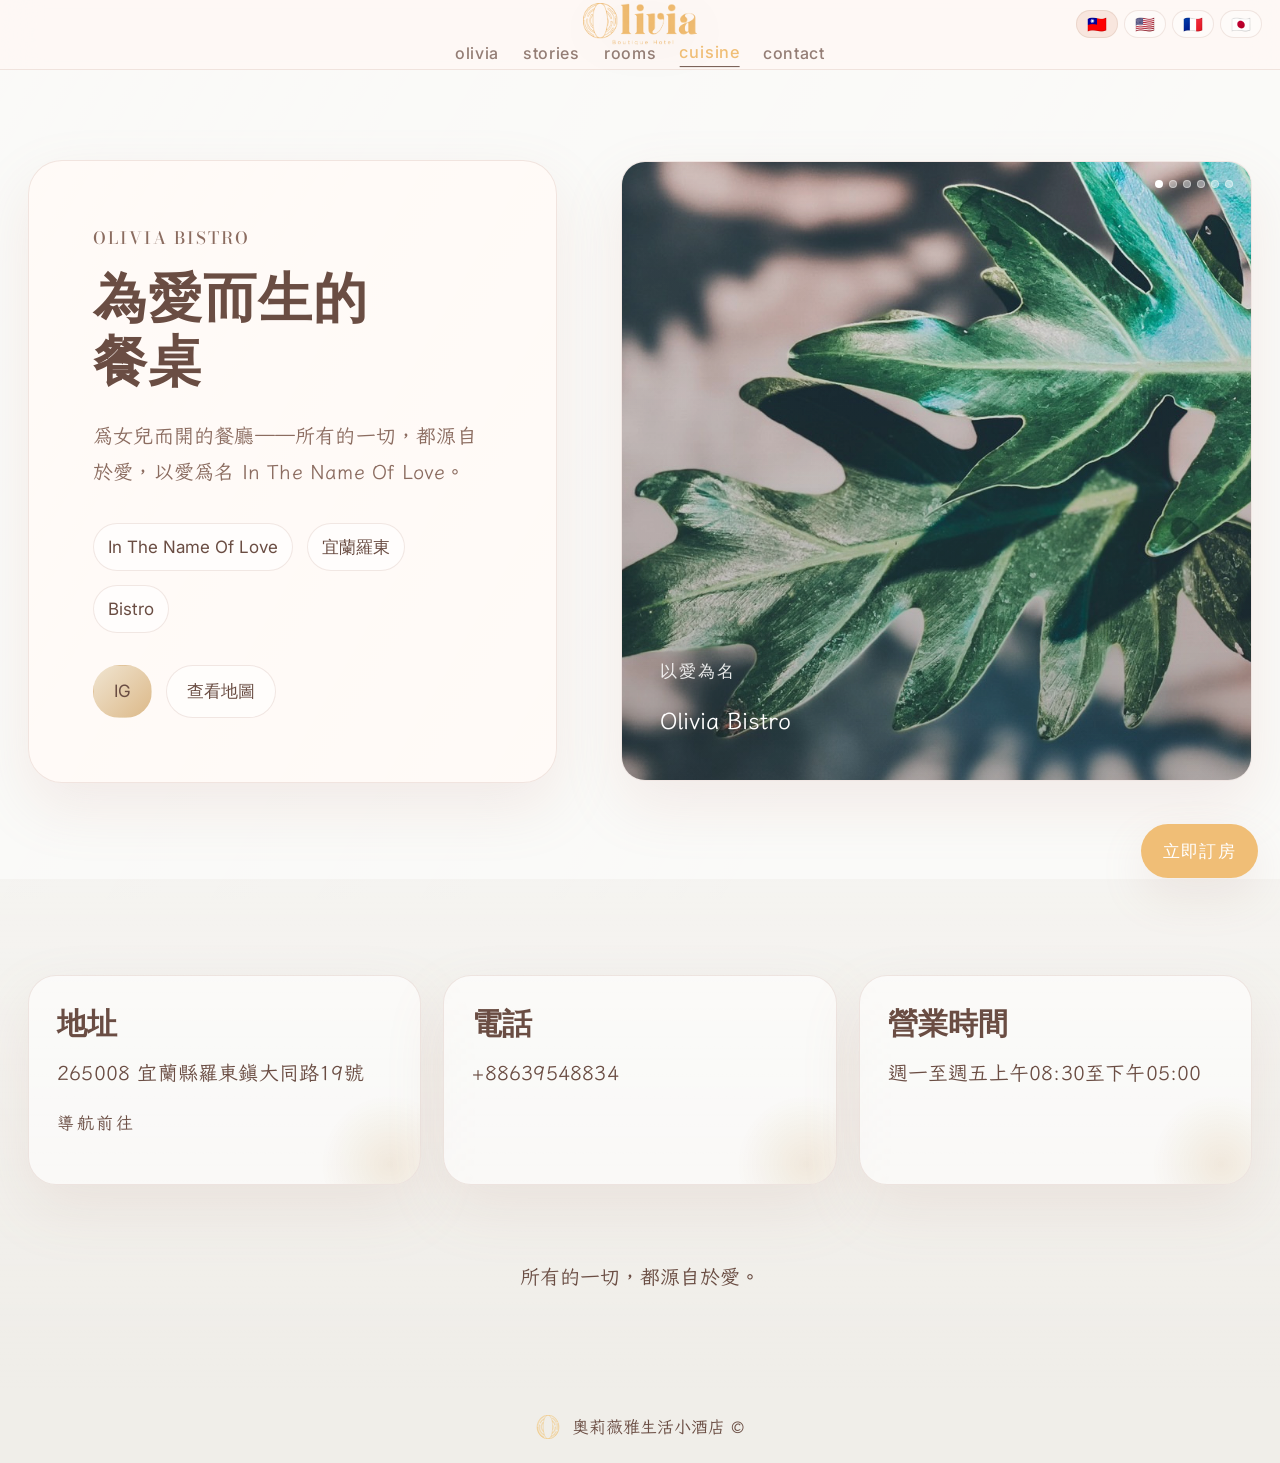
<file: olivia-bistro.html>
<!doctype html>
<html lang="zh-Hant">
<head>
<!-- Google Tag Manager -->
<script>
(function(w,d,s,l,i){w[l]=w[l]||[];w[l].push({'gtm.start':
new Date().getTime(),event:'gtm.js'});var f=d.getElementsByTagName(s)[0],
j=d.createElement(s),dl=l!='dataLayer'?'<head>l='+l:'';j.async=true;j.src=
'https://www.googletagmanager.com/gtm.js?id='+i+dl;f.parentNode.insertBefore(j,f);
})(window,document,'script','dataLayer','GTM-TDRXK42L');
</script>
<!-- End Google Tag Manager -->

  <meta charset="UTF-8" />
  <meta name="viewport" content="width=device-width, initial-scale=1.0" />
  <title data-i18n-title="seo.bistro.title">Olivia Bistro｜以愛為名的餐桌</title>
  <meta name="description" content="Olivia Bistro 位於宜蘭羅東，為女兒而開的餐廳。所有的一切，都源自於愛，以愛為名 In The Name Of Love。" data-i18n-meta="seo.bistro.description" />
  <meta name="keywords" content="Olivia Bistro, 羅東餐廳, 宜蘭餐廳, 宜蘭早午餐, In The Name Of Love" />
  <meta property="og:title" content="Olivia Bistro｜以愛為名的餐桌" />
  <meta property="og:description" content="為女兒而開的餐廳。所有的一切，都源自於愛，以愛為名 In The Name Of Love。" />
  <meta property="og:type" content="website" />
  <meta property="og:image" content="assets/images/cuisine-bistro-1.jpg" />
  <meta property="og:locale" content="zh_TW" />
  <meta property="og:locale:alternate" content="en_US" />
  <meta name="twitter:card" content="summary_large_image" />
  <meta name="twitter:title" content="Olivia Bistro｜以愛為名的餐桌" />
  <meta name="twitter:description" content="為女兒而開的餐廳。所有的一切，都源自於愛，以愛為名 In The Name Of Love。" />
  <meta name="twitter:image" content="assets/images/cuisine-bistro-1.jpg" />
  <script type="application/ld+json">{"@context":"https://schema.org","@type":"Restaurant","name":"Olivia Bistro","url":"olivia-bistro.html","image":"assets/images/cuisine-bistro-1.jpg","description":"為女兒而開的餐廳。所有的一切，都源自於愛，以愛為名 In The Name Of Love。","telephone":"+88639548834","address":{"@type":"PostalAddress","streetAddress":"大同路19號","addressLocality":"羅東鎮","addressRegion":"宜蘭縣","postalCode":"265008","addressCountry":"TW"},"openingHoursSpecification":[{"@type":"OpeningHoursSpecification","dayOfWeek":["Monday","Tuesday","Wednesday","Thursday","Friday"],"opens":"08:30","closes":"17:00"}],"sameAs":["https://www.instagram.com/bistro_olivia/"]}</script>
  <link rel="preconnect" href="https://fonts.googleapis.com">
  <link rel="preconnect" href="https://fonts.gstatic.com" crossorigin>
  <link href="https://fonts.googleapis.com/css2?family=Bodoni+Moda:opsz,wght@6..96,400;6..96,500;6..96,600;6..96,700&family=Inter:wght@300;400;500;600;700&family=LXGW+WenKai+TC:wght@300;400;500;700&family=LXGW+WenKai+Mono+TC:wght@300;400;500;700&display=swap" rel="stylesheet">
  <link rel="stylesheet" href="assets/css/style.css" />
  <link rel="icon" type="image/x-icon" href="assets/images/o_logo-48x48.png" />
</head>
<body class="editorial-page bistro-page">
<!-- Google Tag Manager (noscript) -->
<noscript><iframe src="https://www.googletagmanager.com/ns.html?id=GTM-TDRXK42L"
height="0" width="0" style="display:none;visibility:hidden"></iframe></noscript>
<!-- End Google Tag Manager (noscript) -->

  <a class="floating-booking" href="https://www.booking-owlnest.com/oliviaboutiquehotel" target="_blank" rel="noopener" data-i18n="cta.book">立即訂房</a>

  <header class="site-header">
    <div class="header-inner">
      <div class="header-spacer"></div>
      <a class="brand" href="index.html" aria-label="奧莉薇雅生活小酒店首頁" data-i18n-attr="aria-label:ui.brandHome">
        <img src="assets/images/obh_olivia-logo-transparent-master.png" alt="奧莉薇雅生活小酒店標誌" data-i18n-attr="alt:ui.brandLogo" class="brand-logo" />
      </a>
      <div class="lang-switch" aria-label="語言切換" data-i18n-attr="aria-label:ui.langSwitcher">
        <button class="lang-btn active" data-lang="zh-Hant">🇹🇼</button>
        <button class="lang-btn" data-lang="en">🇺🇸</button>
<button class="lang-btn" data-lang="fr">🇫🇷</button>
<button class="lang-btn" data-lang="ja">🇯🇵</button>
      </div>
    </div>
    <nav class="main-nav" aria-label="主選單">
      <a href="index.html" data-i18n="nav.olivia">Olivia</a>
      <a href="stories.html" data-i18n="nav.stories">Stories</a>
      <a href="rooms.html" data-i18n="nav.rooms">Rooms</a>
      <a class="active" href="cuisine.html" data-i18n="nav.cuisine">Cuisine</a>
      <a href="contact.html" data-i18n="nav.contact">Contact</a>
    </nav>
  </header>

  <main>
    <section class="section bistro-hero-section">
      <div class="section-narrow bistro-hero-layout">
        <div class="luxury-copy bistro-hero-copy reveal parallax" data-speed="0.03">
          <p class="section-label" data-i18n="bistro.heroLabel">Olivia Bistro</p>
          <h1 class="section-title" data-i18n="bistro.heroTitle">為愛而生的餐桌</h1>
          <p class="section-copy" style="margin-top:18px" data-i18n="bistro.heroBody">為女兒而開的餐廳——所有的一切，都源自於愛，以愛為名 In The Name Of Love。</p>
          <div class="pill-list">
            <span data-i18n="bistro.pill1">In The Name Of Love</span>
            <span data-i18n="bistro.pill2">Luodong, Yilan</span>
            <span data-i18n="bistro.pill3">Bistro</span>
          </div>
          <div class="hero-actions">
            <a class="btn gold" href="https://www.instagram.com/bistro_olivia/" target="_blank" rel="noopener" data-i18n="cta.ig">Instagram</a>
            <a class="btn ghost" href="https://maps.google.com/?q=265008 宜蘭縣羅東鎮大同路19號" target="_blank" rel="noopener" data-i18n="cta.map">查看地圖</a>
          </div>
        </div>

        <div class="carousel-card tall bistro-hero-carousel reveal" data-carousel data-interval="3600">
          <div class="carousel-dots"><span></span><span></span><span></span><span></span><span></span><span></span></div>
          <div class="carousel-track">
            <div class="carousel-slide"><img src="assets/images/cuisine-bistro-1.jpg" alt="Olivia Bistro" data-i18n-attr="alt:bistro.imageAlt" loading="lazy" /></div>
            <div class="carousel-slide"><img src="assets/images/cuisine-bistro-2.jpg" alt="Olivia Bistro" data-i18n-attr="alt:bistro.imageAlt" loading="lazy" /></div>
            <div class="carousel-slide"><img src="assets/images/cuisine-bistro-3.jpg" alt="Olivia Bistro" data-i18n-attr="alt:bistro.imageAlt" loading="lazy" /></div>
            <div class="carousel-slide"><img src="assets/images/cuisine-bistro-4.jpg" alt="Olivia Bistro" data-i18n-attr="alt:bistro.imageAlt" loading="lazy" /></div>
            <div class="carousel-slide"><img src="assets/images/cuisine-bistro-5.jpg" alt="Olivia Bistro" data-i18n-attr="alt:bistro.imageAlt" loading="lazy" /></div>
            <div class="carousel-slide"><img src="assets/images/cuisine-bistro-6.jpg" alt="Olivia Bistro" data-i18n-attr="alt:bistro.imageAlt" loading="lazy" /></div>
          </div>
          <div class="carousel-overlay"></div>
          <div class="carousel-meta">
            <div class="carousel-kicker" data-i18n="bistro.carouselKicker">以愛為名</div>
            <div class="carousel-title">Olivia Bistro</div>
          </div>
        </div>
      </div>
    </section>

    <section class="section soft bistro-info-section">
      <div class="section-narrow bistro-info-grid">
        <article class="experience-card reveal">
          <h3 data-i18n="bistro.addressLabel">地址</h3>
          <p data-i18n="bistro.address">265008 宜蘭縣羅東鎮大同路19號</p>
          <a class="link-inline" href="https://maps.google.com/?q=265008 宜蘭縣羅東鎮大同路19號" target="_blank" rel="noopener" data-i18n="cta.nav">導航前往</a>
        </article>
        <article class="experience-card reveal">
          <h3 data-i18n="bistro.phoneLabel">電話</h3>
          <p><a href="tel:+88639548834">+88639548834</a></p>
        </article>
        <article class="experience-card reveal">
          <h3 data-i18n="bistro.hoursLabel">營業時間</h3>
          <p data-i18n="bistro.hours">週一至週五上午08:30至下午05:00</p>
        </article>
      </div>
      <p class="soft-hook reveal" data-i18n="bistro.closingLine">所有的一切，都源自於愛。</p>
    </section>
  </main>

  <footer>
    <div class="footer-inner" style="display:flex; justify-content:center; align-items:center;">
      <span class="footer-logo-wrap">
        <img src="assets/images/o_logo-24x24.png" alt="奧莉薇雅標誌" data-i18n-attr="alt:ui.oliviaLogo">
      </span>
      <p data-i18n="footer.copy"><span class="footer-text">奧莉薇雅生活小酒店 ©</span></p>
    </div>
  </footer>

  <script src="assets/js/site.js"></script>
</body>
</html>
</file>
<file: assets/css/style.css>
@import url("https://fonts.googleapis.com/css2?family=Noto+Serif+TC:wght@400;600;700&display=swap"); body{font-family:"Noto Serif TC", serif;}

:root{
  /* =========================
     DESIGN TOKENS
  ========================= */

  /* Color - Primary */
  --color-primary-100:#f2d5c7;
  --color-primary-200:#f0be76;

  /* Color - Secondary */
  --color-secondary-100:#e4c4b8;
  --color-secondary-200:#e6bfa2;
  --color-secondary-300:#d6b490;
  --color-secondary-400:#ba8e7e;

  /* Color - Background / Surface */
  --color-bg-base:#f0eee9;
  --color-bg-soft:#f7f3ee;
  --color-bg-surface:rgba(255,255,255,0.68);
  --color-bg-surface-strong:rgba(255,250,246,0.88);
  --color-bg-overlay:rgba(242,213,199,0.20);

  /* Color - Text */
  --color-text-primary:#6a4d43;
  --color-text-secondary:#8b6c60;
  --color-text-muted:#a89288;
  --color-text-on-dark:#fffaf6;

  /* Color - UI */
  --color-border:rgba(186,142,126,.2);
  --color-shadow:rgba(186,142,126,.14);

  /* Brand aliases */
  --bg:var(--color-bg-base);
  --bg-soft:var(--color-bg-soft);
  --surface:var(--color-bg-surface);
  --surface-strong:var(--color-bg-surface-strong);
  --ink:var(--color-text-primary);
  --muted:var(--color-text-secondary);
  --gold:var(--color-primary-200);
  --gold-soft:#f6d3a2;
  --rose:var(--color-secondary-100);
  --line:var(--color-border);
  --shadow:0 24px 60px var(--color-shadow);

  /* Typography */
  --font-serif:"Cormorant Garamond","Noto Serif TC",serif;
  --font-sans:"Inter","Noto Serif TC",sans-serif;
  --text-hero:clamp(3rem,6vw,5.5rem);
  --text-display:clamp(2.4rem,5vw,4.7rem);
  --text-h2:clamp(2.1rem,4vw,3.5rem);
  --text-body-lg:1.125rem;
  --text-body:1rem;
  --text-caption:.9rem;

  /* Spacing */
  --space-2xs:6px;
  --space-xs:12px;
  --space-sm:20px;
  --space-md:28px;
  --space-lg:36px;
  --space-xl:56px;
  --space-2xl:72px;
  --space-3xl:110px;

  /* Radius */
  --radius-sm:12px;
  --radius-md:18px;
  --radius-lg:24px;
  --radius-xl:34px;

  /* Motion */
  --ease-standard:cubic-bezier(.4,0,.2,1);
  --ease-luxury:cubic-bezier(.25,.1,.25,1);
  --duration-fast:.25s;
  --duration-medium:.5s;
  --duration-slow:1s;

  --max:1280px;
}

/* Themes */
[data-theme="luxury"]{
  --color-bg-base:#f0eee9;
  --color-bg-soft:#f7f3ee;
  --color-bg-surface:rgba(255,255,255,0.68);
  --color-bg-surface-strong:rgba(255,250,246,0.88);
  --color-text-primary:#6a4d43;
  --color-text-secondary:#8b6c60;
  --color-border:rgba(186,142,126,.2);
  --color-shadow:rgba(186,142,126,.14);
}
[data-theme="dark"]{
  --color-bg-base:#1d1816;
  --color-bg-soft:#241e1b;
  --color-bg-surface:rgba(36,30,27,.78);
  --color-bg-surface-strong:rgba(44,37,33,.9);
  --color-text-primary:#f5eee8;
  --color-text-secondary:#d7c0b1;
  --color-text-muted:#b89f94;
  --color-border:rgba(242,213,199,.14);
  --color-shadow:rgba(0,0,0,.28);
  --ink:var(--color-text-primary);
  --muted:var(--color-text-secondary);
  --line:var(--color-border);
}
[data-theme="summer"]{
  --color-bg-base:#f6efe8;
  --color-bg-soft:#fbf5ef;
  --color-bg-surface:rgba(255,252,248,.74);
  --color-bg-surface-strong:rgba(255,249,241,.92);
  --color-primary-200:#efc57d;
}
[data-theme="winter"]{
  --color-bg-base:#edeae6;
  --color-bg-soft:#f5f2ee;
  --color-bg-surface:rgba(255,255,255,.7);
  --color-bg-surface-strong:rgba(252,250,247,.9);
  --color-secondary-400:#a98477;
}

*{box-sizing:border-box}
html{scroll-behavior:smooth}
body{
  margin:0;
  color:var(--ink);
  font-family:var(--font-editorial-body-zh);
  line-height:1.75;
  background:
    radial-gradient(circle at top left, rgba(242,213,199,.42), transparent 24%),
    radial-gradient(circle at 100% 10%, rgba(230,191,162,.28), transparent 22%),
    linear-gradient(180deg, var(--bg-soft) 0%, var(--bg) 52%, #f4f0ea 100%);
}
body::before{
  content:"";
  position:fixed;
  inset:0;
  pointer-events:none;
  background:linear-gradient(120deg,rgba(255,255,255,.14),transparent 26%,rgba(255,255,255,.06) 58%,transparent 70%);
  opacity:.7;
}
a{text-decoration:none;color:inherit}
img{display:block;max-width:100%}
h1,h2,h3,h4{
  margin:0;
  line-height:1.04;
  letter-spacing:.01em;
  font-family:var(--font-editorial-display);
  font-weight:500;
}
p{margin:0}
.shell,.section-narrow{max-width:var(--max);margin:0 auto;padding:0 28px}
.section{padding:110px 0;position:relative}
.section.soft{background:linear-gradient(180deg, rgba(255,255,255,.3), rgba(255,255,255,0))}
.section-label,.eyebrow{
  margin:0 0 14px;
  font-size:.78rem;
  letter-spacing:.28em;
  text-transform:uppercase;
  color:var(--muted);
}
.section-title{font-size:clamp(2.8rem,5vw,4.7rem)}
.section-copy{max-width:64ch;color:var(--muted)}
.reveal{opacity:0;transform:translateY(26px);transition:opacity .8s ease, transform .8s ease}
.reveal.is-visible{opacity:1;transform:none}
.floating-booking{
  position:fixed;right:22px;bottom:22px;z-index:60;
  padding:14px 22px;border-radius:999px;
  background:rgba(79,58,53,.94);color:#fff;
  box-shadow:0 18px 45px rgba(79,58,53,.18);
  letter-spacing:.08em;font-size:.92rem;
  transition:transform .25s ease, box-shadow .25s ease;
}
.floating-booking:hover{transform:translateY(-3px);box-shadow:0 22px 56px rgba(79,58,53,.24)}
.site-header{
  position:sticky;top:0;z-index:50;
  backdrop-filter:blur(20px);
  background:rgba(251,248,243,.72);
  border-bottom:1px solid var(--line);
}
.header-inner{
  max-width:var(--max);margin:0 auto;padding:16px 28px 10px;
  display:grid;grid-template-columns:1fr auto 1fr;align-items:center;
}
.header-spacer{height:1px}
.brand{justify-self:center}
.brand-logo{width:min(300px,56vw);filter:drop-shadow(0 8px 24px rgba(0,0,0,.06))}
.lang-switch{justify-self:end;display:flex;gap:8px}
.lang-btn{
  border:1px solid var(--line);background:rgba(255,255,255,.6);color:var(--ink);
  border-radius:999px;padding:8px 14px;cursor:pointer;font:inherit;
  transition:all .25s ease;
}
.lang-btn.active,.lang-btn:hover{background:linear-gradient(135deg,#f2e6d3,#e4c39b);border-color:transparent}
.main-nav{
  max-width:var(--max);margin:0 auto;padding:0 28px 16px;
  display:flex;justify-content:center;gap:30px;flex-wrap:wrap;
  letter-spacing:.18em;text-transform:lowercase;font-size:.9rem;
}
.main-nav a{position:relative;opacity:.72;transition:opacity .25s ease}
.main-nav a::after{
  content:"";position:absolute;left:0;right:0;bottom:-7px;height:1px;
  background:var(--ink);transform:scaleX(0);transform-origin:center;transition:transform .25s ease;
}
.main-nav a.active,.main-nav a:hover{opacity:1}
.main-nav a.active::after,.main-nav a:hover::after{transform:scaleX(1)}
.hero{padding:36px 0 34px}
.hero-grid{display:grid;grid-template-columns:1.05fr .95fr;gap:28px;align-items:end}
.glass-card{
  background:linear-gradient(180deg,rgba(255,255,255,.7),rgba(255,255,255,.46));
  border:1px solid rgba(255,255,255,.65);box-shadow:var(--shadow);
  border-radius:var(--radius-xl);
}
.hero-copy{padding:56px 52px}
.hero-title{font-size:clamp(4rem,8vw,7rem);max-width:8ch}
.hero-subtitle{margin-top:22px;max-width:56ch;color:var(--muted);font-size:1.05rem}
.hero-actions,.contact-actions,.map-links,.pill-list,.travel-grid{display:flex;gap:14px;flex-wrap:wrap}
.btn{
  display:inline-flex;align-items:center;justify-content:center;gap:10px;
  padding:12px 20px;border-radius:999px;border:1px solid var(--line);
  background:rgba(255,255,255,.58);transition:transform .25s ease, background .25s ease, box-shadow .25s ease;
}
.btn.primary{background:rgba(79,58,53,.94);color:#fff;border-color:transparent}
.btn.gold{background:linear-gradient(135deg,#f0e4d0,#dcb989);border-color:transparent}
.btn:hover,.pill-list span:hover,.map-links a:hover{transform:translateY(-2px);box-shadow:0 14px 34px rgba(79,58,53,.12)}
.hero-note{padding:30px;min-height:190px;display:flex;align-items:end;color:var(--muted)}
.metrics{display:grid;grid-template-columns:repeat(3,1fr);gap:16px;margin-top:30px}
.metric{padding:18px 16px;border-top:1px solid var(--line)}
.metric strong{display:block;font-size:2rem;font-family:"Cormorant Garamond","Noto Serif TC",serif}
.metric span{font-size:.88rem;color:var(--muted);letter-spacing:.08em;text-transform:uppercase}
.carousel-grid-main{display:grid;grid-template-columns:repeat(3,1fr);gap:18px;margin-bottom:30px}
.carousel-grid-4{display:grid;grid-template-columns:repeat(4,1fr);gap:18px}
.carousel-grid-3{display:grid;grid-template-columns:repeat(3,1fr);gap:18px}
.carousel-card,.editorial-card,.info-card,.feature-card,.quote-card,.contact-card,.direction-card,.gallery-shell{
  border-radius:var(--radius-lg);overflow:hidden;background:rgba(255,255,255,.55);border:1px solid var(--line);box-shadow:var(--shadow)
}
.carousel-card{position:relative;min-height:520px}
.carousel-card.tall{min-height:620px}
.carousel-card.medium{min-height:460px}
.carousel-card.short{min-height:380px}
.carousel-card > .carousel-track{position:absolute;inset:0;height:100%}
.carousel-track{display:flex;height:100%;transition:transform .9s cubic-bezier(.22,.61,.36,1);will-change:transform}
.carousel-slide{min-width:100%;height:100%;position:relative;overflow:hidden}
.carousel-slide img{width:100%;height:100%;object-fit:cover;transform:scale(1.03);transition:transform 8s ease, filter .5s ease}
.carousel-card:hover .carousel-slide img{transform:scale(1.08)}
.carousel-overlay{position:absolute;inset:0;background:linear-gradient(180deg,rgba(30,22,18,.04),rgba(30,22,18,.26));pointer-events:none}
.carousel-meta{position:absolute;left:18px;right:18px;bottom:18px;color:#fff;z-index:2}
.carousel-kicker{font-size:.74rem;letter-spacing:.22em;text-transform:uppercase;opacity:.88}
.carousel-title{font-size:1.45rem;margin-top:8px}
.carousel-dots{position:absolute;top:18px;right:18px;display:flex;gap:6px;z-index:2}
.carousel-dots span{width:8px;height:8px;border-radius:999px;background:rgba(255,255,255,.42);border:1px solid rgba(255,255,255,.4)}
.carousel-dots span.active{background:#fff}
.two-col{display:grid;grid-template-columns:.9fr 1.1fr;gap:46px;align-items:start}
.copy-stack p{margin:0 0 18px;color:var(--muted)}
.feature-grid{display:grid;grid-template-columns:repeat(3,1fr);gap:18px}
.feature-card{padding:30px;min-height:250px}
.feature-card span{display:inline-block;margin-bottom:12px;color:#b78d69;font-size:.78rem;letter-spacing:.18em}
.feature-card h3{font-size:2rem;margin-bottom:10px}
.panel-grid{display:grid;grid-template-columns:repeat(2,1fr);gap:18px}
.editorial-card{padding:34px;display:flex;flex-direction:column;justify-content:space-between;min-height:290px}
.editorial-card p{color:var(--muted);max-width:42ch}
.link-inline{margin-top:18px;display:inline-block;font-size:.8rem;letter-spacing:.16em;text-transform:uppercase}
.room-cards{display:grid;grid-template-columns:repeat(4,1fr);gap:18px;margin:34px 0}
.gallery-band{padding-top:10px}
.story-card,.text-panel,.quote-card,.info-card,.direction-card,.contact-card{padding:30px}
.story-card p,.text-panel p,.quote-card p,.info-card p,.direction-card p,.contact-card p{color:var(--muted)}
.room-zones{display:grid;grid-template-columns:repeat(2,1fr);gap:20px}
.zone-title{display:flex;justify-content:space-between;align-items:end;margin-bottom:16px;gap:14px}
.zone-title h3{font-size:2.1rem}
.zone-title span{font-size:.76rem;letter-spacing:.18em;text-transform:uppercase;color:var(--muted)}
.room-zone .carousel-card{min-height:440px}
.tasting-layout{display:grid;grid-template-columns:1.1fr .9fr;gap:24px;align-items:stretch}
.luxury-copy{padding:44px}
.luxury-copy .section-title{max-width:8ch}
.luxury-copy .section-copy + .section-copy{margin-top:18px}
.pill-list{margin-top:22px}
.pill-list span{padding:10px 14px;border-radius:999px;background:rgba(255,255,255,.65);border:1px solid var(--line)}
.quote-card{display:flex;flex-direction:column;justify-content:space-between;min-height:100%}
.quote-card blockquote{margin:0;font-size:2.1rem;line-height:1.16;font-family:"Cormorant Garamond","Noto Serif TC",serif}
.quote-meta{margin-top:18px;font-size:.8rem;text-transform:uppercase;letter-spacing:.14em}
.cuisine-gallery{display:grid;grid-template-columns:1.15fr .85fr;gap:18px;margin-top:26px}
.stack-grid{display:grid;grid-template-rows:1fr 1fr;gap:18px}
.experience-grid{display:grid;grid-template-columns:repeat(3,1fr);gap:18px;margin-top:28px}
.experience-card{padding:28px;border-radius:var(--radius-lg);background:rgba(255,255,255,.58);border:1px solid var(--line);box-shadow:var(--shadow);position:relative;overflow:hidden}
.experience-card::after{content:"";position:absolute;inset:auto -40px -50px auto;width:140px;height:140px;background:radial-gradient(circle, rgba(197,157,98,.18), transparent 70%)}
.experience-card h3{font-size:1.9rem;margin-bottom:12px}
.contact-hero{display:grid;grid-template-columns:1.05fr .95fr;gap:24px;align-items:stretch}
.contact-card.brand-card{background:linear-gradient(160deg, rgba(79,58,53,.95), rgba(117,88,79,.9));color:#fff}
.contact-card.brand-card p,.contact-card.brand-card a,.contact-card.brand-card .subtle{color:rgba(255,255,255,.82)}
.contact-logo{width:94px;margin-bottom:18px}
.brand-name{font-size:2.4rem;margin-bottom:6px}
.contact-list{display:grid;gap:14px;margin-top:20px}
.contact-list div{padding-top:14px;border-top:1px solid rgba(255,255,255,.14)}
.contact-list strong,.direction-card strong,.info-card strong{display:block;margin-bottom:6px;font-size:.84rem;letter-spacing:.18em;text-transform:uppercase}
.build-gallery{display:grid;grid-template-columns:repeat(3,1fr);gap:18px;margin-top:26px}
.map-shell{overflow:hidden;border-radius:var(--radius-xl);border:1px solid var(--line);box-shadow:var(--shadow);margin-top:26px}
.footer-logo{width:72px;margin:0 auto 14px}
.site-footer{text-align:center;padding:38px 20px 48px;border-top:1px solid var(--line);background:rgba(255,255,255,.34)}
.site-footer p{color:var(--muted)}
.parallax{transform:translateY(var(--parallax, 0px));transition:transform .2s linear}
@media (max-width:1120px){
  .hero-grid,.two-col,.tasting-layout,.contact-hero,.cuisine-gallery,.feature-grid,.room-cards,.carousel-grid-main,.carousel-grid-4,.build-gallery,.experience-grid,.panel-grid,.room-zones{grid-template-columns:1fr 1fr}
  .carousel-grid-main .carousel-card:last-child{grid-column:span 2}
  .carousel-grid-4 .carousel-card:nth-child(3),.carousel-grid-4 .carousel-card:nth-child(4){min-height:420px}
}
@media (max-width:760px){
  .shell,.section-narrow{padding:0 20px}
  .section{padding:78px 0}
  .header-inner{grid-template-columns:1fr;gap:12px}
  .brand,.lang-switch{justify-self:center}
  .main-nav{gap:16px;padding-bottom:14px}
  .hero,.hero-grid,.two-col,.tasting-layout,.contact-hero,.cuisine-gallery,.feature-grid,.room-cards,.carousel-grid-main,.carousel-grid-4,.carousel-grid-3,.build-gallery,.experience-grid,.panel-grid,.room-zones{grid-template-columns:1fr}
  .carousel-grid-main .carousel-card:last-child{grid-column:auto}
  .hero-copy,.luxury-copy,.story-card,.text-panel,.quote-card,.contact-card,.direction-card,.info-card{padding:26px 22px}
  .hero-title{font-size:clamp(3.2rem,16vw,5rem)}
  .carousel-card,.carousel-card.tall,.carousel-card.medium,.carousel-card.short,.room-zone .carousel-card{min-height:380px}
  .floating-booking{right:14px;bottom:14px;padding:12px 16px}
  .metrics{grid-template-columns:1fr}
}


/* --- luxury editorial refinement pack --- */
.editorial-page{
  background:
    radial-gradient(circle at 20% 0%, rgba(242,213,199,.34), transparent 30%),
    radial-gradient(circle at 100% 20%, rgba(230,191,162,.18), transparent 22%),
    linear-gradient(180deg, #ceb4a8 0%, #ead9cf 14%, var(--bg) 42%, #f6f2ec 100%);
}
.editorial-page .site-header{
  background:rgba(240,238,233,.78);
  border-bottom:1px solid var(--line);
}
.editorial-page .main-nav a,
.editorial-page .lang-btn,
.editorial-page .brand{color:var(--ink)}
.editorial-page .main-nav a.active{color:var(--secondary-taupe)}
.editorial-page .lang-btn{border-color:var(--line);background:rgba(255,255,255,.36)}
.editorial-page .lang-btn.active{background:rgba(242,213,199,.5)}
.rooms-hero-luxe,
.room-story-hero{
  position:relative;
  min-height:72vh;
  display:flex;
  align-items:end;
  padding:180px 0 72px;
  color:#fffaf6;
  overflow:hidden;
}
.rooms-hero-backdrop{
  position:absolute; inset:0;
  background:
    linear-gradient(180deg, rgba(10,9,9,.16), rgba(10,9,9,.66)),
    url('../images/fasc-build-3.jpeg') center/cover no-repeat;
  transform:scale(1.03);
}
.rooms-hero-grid{
  position:relative;
  display:grid;
  grid-template-columns:1.4fr .75fr;
  gap:48px;
  z-index:1;
}
.rooms-hero-copy h1,
.room-story-hero h1{
  font-size:clamp(3.4rem, 7vw, 6.5rem);
  max-width:10ch;
  letter-spacing:.015em;
}
.hero-deck{
  max-width:54ch;
  margin-top:18px;
  color:rgba(248,241,234,.8);
  font-size:1.05rem;
}
.rooms-hero-aside{
  align-self:end;
  padding:28px;
  border:1px solid rgba(255,255,255,.12);
  background:rgba(255,255,255,.05);
  backdrop-filter:blur(12px);
}
.aside-label{
  margin:0 0 12px;
  text-transform:uppercase;
  letter-spacing:.24em;
  font-size:.72rem;
  color:rgba(248,241,234,.62);
}
.collection-nav-wrap{
  margin-top:-36px;
  position:relative;
  z-index:2;
}
.collection-nav{
  display:flex;
  gap:12px;
  flex-wrap:wrap;
  padding:18px;
  border-radius:999px;
  background:rgba(255,250,246,.88);
  box-shadow:0 22px 48px rgba(23,17,14,.12);
  backdrop-filter:blur(18px);
}
.collection-pill{
  display:inline-flex;
  align-items:center;
  gap:10px;
  padding:12px 18px;
  border-radius:999px;
  border:1px solid rgba(79,58,53,.1);
  background:#fff;
  color:var(--ink);
  font-size:.88rem;
  letter-spacing:.08em;
  transition:transform .28s ease, box-shadow .28s ease, border-color .28s ease;
}
.collection-pill:hover{
  transform:translateY(-2px);
  border-color:rgba(240,190,118,.55);
  box-shadow:0 14px 30px rgba(79,58,53,.09);
}
.collection-pill span{font-family:var(--font-editorial-display);font-size:1.15rem;letter-spacing:.03em}
.editorial-rooms{padding-top:72px}
.room-story{
  display:grid;
  grid-template-columns:minmax(280px, .78fr) minmax(0, 1.22fr);
  gap:56px;
  align-items:start;
  padding:70px 0;
  border-bottom:1px solid rgba(79,58,53,.1);
}
.room-story--reverse{grid-template-columns:minmax(0,1.22fr) minmax(280px,.78fr)}
.room-story--reverse .room-story-copy{order:2}
.room-story--reverse .room-story-media{order:1}
.story-index{
  font-size:.82rem;
  letter-spacing:.28em;
  color:var(--gold);
  margin-bottom:18px;
}
.story-kicker{
  margin:0 0 10px;
  text-transform:uppercase;
  letter-spacing:.22em;
  color:var(--muted);
  font-size:.76rem;
}
.room-story-copy h2,
.room-detail-head h2{
  font-size:clamp(2.7rem,5vw,4.7rem);
  margin-bottom:16px;
}
.story-quote{
  font-family:var(--font-editorial-display);
  font-size:1.55rem;
  line-height:1.25;
  color:#5d4339;
  max-width:18ch;
  margin-bottom:18px;
}
.story-body{
  max-width:48ch;
  color:var(--muted);
}
.story-link{
  display:inline-flex;
  margin-top:22px;
  padding-bottom:4px;
  border-bottom:1px solid rgba(79,58,53,.28);
  letter-spacing:.08em;
  text-transform:uppercase;
  font-size:.77rem;
}
.editorial-gallery{
  display:grid;
  gap:16px;
}
.editorial-gallery-main{
  position:relative;
  overflow:hidden;
  border-radius:30px;
  background:#fff;
  box-shadow:0 28px 60px rgba(22,16,14,.14);
}
.editorial-slides{
  position:relative;
  min-height:560px;
}
.editorial-slide{
  position:absolute;
  inset:0;
  opacity:0;
  transition:opacity .8s ease, transform 1.4s ease;
  transform:scale(1.04);
  pointer-events:none;
}
.editorial-slide.is-active{
  opacity:1;
  transform:scale(1);
  pointer-events:auto;
}
.editorial-slide img{
  width:100%;
  height:100%;
  object-fit:cover;
}
.editorial-controls{
  position:absolute;
  left:20px; right:20px; bottom:20px;
  display:flex;
  justify-content:space-between;
  align-items:center;
  gap:12px;
}
.editorial-arrow{
  width:46px; height:46px;
  border-radius:999px;
  border:1px solid rgba(255,255,255,.3);
  background:rgba(20,15,13,.38);
  color:#fff;
  font-size:1.65rem;
  line-height:1;
  cursor:pointer;
  backdrop-filter:blur(8px);
}
.editorial-dots{
  display:flex; gap:8px; justify-content:center; align-items:center;
  padding:10px 14px;
  border-radius:999px;
  background:rgba(20,15,13,.32);
  backdrop-filter:blur(8px);
}
.editorial-dot{
  width:8px; height:8px; border-radius:999px;
  border:none; padding:0;
  background:rgba(255,255,255,.4);
  cursor:pointer;
}
.editorial-dot.is-active{background:#fff; transform:scale(1.2)}
.editorial-thumbs{
  display:grid;
  grid-template-columns:repeat(auto-fit, minmax(72px, 1fr));
  gap:10px;
}
.editorial-thumb{
  border:none;
  padding:0;
  cursor:pointer;
  border-radius:18px;
  overflow:hidden;
  aspect-ratio:1/1;
  box-shadow:0 12px 24px rgba(20,15,13,.08);
  opacity:.72;
  transform:translateY(0);
  transition:opacity .24s ease, transform .24s ease, box-shadow .24s ease;
}
.editorial-thumb img{
  width:100%; height:100%; object-fit:cover;
}
.editorial-thumb.is-active,
.editorial-thumb:hover{
  opacity:1;
  transform:translateY(-2px);
  box-shadow:0 16px 28px rgba(20,15,13,.14);
}
.detail-studies{
  margin-top:18px;
  display:grid;
  grid-template-columns:repeat(3, 1fr);
  gap:14px;
}
.detail-study{
  border-radius:22px;
  overflow:hidden;
  box-shadow:0 18px 34px rgba(20,15,13,.08);
}
.detail-study img{
  width:100%;
  height:220px;
  object-fit:cover;
  transition:transform 1.1s ease;
}
.detail-study:hover img{transform:scale(1.06)}
.room-detail-stack{display:grid; gap:28px}
.room-detail-panel{
  padding:30px;
  border-radius:32px;
  background:rgba(255,255,255,.7);
  border:1px solid rgba(79,58,53,.08);
  box-shadow:0 20px 44px rgba(20,15,13,.08);
}
.room-detail-head{
  display:flex;
  gap:18px;
  align-items:end;
  margin-bottom:22px;
}
.room-detail-grid{
  display:grid;
  grid-template-columns:1.3fr .7fr;
  gap:28px;
  align-items:start;
}
.room-detail-text{
  position:sticky;
  top:110px;
}
.seo-note{
  display:none;
}
@media (max-width: 980px){
  .rooms-hero-grid,
  .room-story,
  .room-story--reverse,
  .room-detail-grid{
    grid-template-columns:1fr;
  }
  .room-story--reverse .room-story-copy,
  .room-story--reverse .room-story-media{
    order:initial;
  }
  .rooms-hero-copy h1,
  .room-story-hero h1{max-width:none}
  .collection-nav{border-radius:28px}
  .editorial-slides{min-height:420px}
  .detail-studies{grid-template-columns:1fr 1fr}
  .room-detail-text{position:static}
}
@media (max-width: 640px){
  .rooms-hero-luxe,
  .room-story-hero{padding-top:140px}
  .editorial-slides{min-height:320px}
  .detail-studies{grid-template-columns:1fr}
  .room-detail-panel{padding:20px}
}


/* =========================
   TOKEN USAGE LAYER
========================= */
html{scroll-behavior:smooth}
body,
body.editorial-page,
body.rooms-page{
  background:var(--color-bg-base) !important;
  color:var(--color-text-primary);
  font-family:var(--font-editorial-body-zh);
}
body::before{
  background:
    linear-gradient(120deg, rgba(255,255,255,.10), transparent 26%, rgba(255,255,255,.04) 58%, transparent 70%);
  opacity:.55;
}
h1,h2,h3,h4{
  font-family:var(--font-editorial-display);
}
.section,
.room-detail-panel,
.collection-nav,
.editorial-gallery-main,
.rooms-hero-aside{
  background-color:var(--color-bg-surface);
  border-color:var(--color-border);
}
.section-title{font-size:var(--text-display)}
.section-copy{font-size:var(--text-body-lg);color:var(--color-text-secondary)}
.main-nav a,
.lang-btn,
.brand,
a{
  transition:
    color var(--duration-fast) var(--ease-standard),
    background-color var(--duration-fast) var(--ease-standard),
    border-color var(--duration-fast) var(--ease-standard),
    transform var(--duration-fast) var(--ease-standard),
    box-shadow var(--duration-fast) var(--ease-standard);
}
.main-nav a{color:var(--color-text-secondary)}
.main-nav a:hover{color:var(--color-secondary-400)}
.main-nav a.active{color:var(--color-primary-200)}
.lang-btn{
  border-color:var(--color-border);
  background:rgba(255,255,255,.36);
  color:var(--color-text-primary);
}
.lang-btn.active{background:rgba(242,213,199,.5)}
.floating-booking{
  background:var(--color-primary-200);
  color:#fff;
  box-shadow:0 18px 45px var(--color-shadow);
}
.floating-booking:hover{
  background:var(--color-secondary-400);
}
.story-link,
.collection-pill:hover,
a:hover{
  color:var(--color-secondary-400);
}
.collection-pill{
  background:var(--color-bg-surface-strong);
  color:var(--color-text-primary);
  border:1px solid var(--color-border);
}
.collection-pill:hover{
  border-color:var(--color-primary-200);
}
.reveal{
  transition:
    opacity var(--duration-slow) var(--ease-luxury),
    transform var(--duration-slow) var(--ease-luxury);
}
.editorial-thumb{
  transition:
    opacity var(--duration-fast) var(--ease-standard),
    transform var(--duration-fast) var(--ease-standard),
    box-shadow var(--duration-fast) var(--ease-standard);
}
.rooms-hero-backdrop{
  background:
    linear-gradient(180deg, rgba(242,213,199,.35), rgba(240,190,118,.25)),
    url('../images/fasc-build-3.jpeg') center/cover no-repeat;
}


/* =========================
   CLEANUP PASS: SYSTEM TOKENS
   Centralize legacy values into semantic tokens
========================= */
:root{
  --surface-glass:rgba(255,255,255,.36);
  --surface-glass-strong:rgba(255,255,255,.55);
  --surface-hero:rgba(255,250,246,.88);
  --overlay-warm-start:rgba(242,213,199,.35);
  --overlay-warm-end:rgba(240,190,118,.25);
  --border-subtle:rgba(186,142,126,.10);
  --border-soft:rgba(186,142,126,.14);
  --border-medium:rgba(186,142,126,.18);
  --shadow-soft:0 18px 45px var(--color-shadow);
  --shadow-medium:0 20px 44px rgba(20,15,13,.08);
  --shadow-strong:0 28px 60px rgba(22,16,14,.14);
  --text-inverse:#fff;
}

/* base */
body{
  color:var(--ink);
  font-family:var(--font-editorial-body-zh);
}
.section.soft{background:linear-gradient(180deg, var(--surface-glass), rgba(255,255,255,0))}
.section-label,.eyebrow{color:var(--muted)}
.floating-booking{box-shadow:var(--shadow-soft)}
.site-header{background:var(--surface-hero);border-bottom:1px solid var(--line)}
.lang-btn{background:var(--surface-glass)}
.header-inner{color:var(--ink)}

/* editorial pages */
.editorial-page .site-header{background:var(--surface-hero);border-bottom:1px solid var(--line)}
.editorial-page .main-nav a,
.editorial-page .lang-btn,
.editorial-page .brand{color:var(--ink)}
.editorial-page .main-nav a.active{color:var(--gold)}
.editorial-page .lang-btn{border-color:var(--line);background:var(--surface-glass)}
.editorial-page .lang-btn.active{background:rgba(242,213,199,.5)}

/* hero + navigator */
.rooms-hero-luxe,
.room-story-hero{color:var(--color-text-on-dark)}
.rooms-hero-backdrop{
  background:
    linear-gradient(180deg, var(--overlay-warm-start), var(--overlay-warm-end)),
    url('../images/fasc-build-3.jpeg') center/cover no-repeat;
}
.hero-deck{color:var(--color-text-primary)}
.rooms-hero-aside{
  border:1px solid var(--border-soft);
  background:var(--color-bg-surface);
}
.aside-label{color:var(--muted)}
.collection-nav{
  background:var(--surface-hero);
  box-shadow:0 22px 48px var(--color-shadow);
}
.collection-pill{
  background:var(--color-bg-surface-strong);
  color:var(--ink);
  border:1px solid var(--line);
}
.collection-pill:hover{
  border-color:var(--gold);
  box-shadow:0 14px 30px rgba(79,58,53,.09);
}

/* story system */
.room-story{border-bottom:1px solid var(--border-subtle)}
.story-index{color:var(--gold)}
.story-kicker{color:var(--muted)}
.story-quote{color:var(--ink)}
.story-body{color:var(--muted)}
.story-link{border-bottom:1px solid rgba(106,77,67,.28)}

/* gallery */
.editorial-gallery-main{
  background:var(--color-bg-surface-strong);
  box-shadow:var(--shadow-strong);
}
.editorial-arrow{
  border:1px solid rgba(255,255,255,.3);
  background:rgba(106,77,67,.42);
  color:var(--text-inverse);
}
.editorial-dots{
  background:rgba(106,77,67,.22);
}
.editorial-thumb{
  box-shadow:0 12px 24px rgba(20,15,13,.08);
}
.editorial-thumb.is-active,
.editorial-thumb:hover{
  box-shadow:0 16px 28px rgba(20,15,13,.14);
}
.detail-study{box-shadow:0 18px 34px rgba(20,15,13,.08)}

/* detail page */
.room-detail-panel{
  background:var(--color-bg-surface);
  border:1px solid var(--border-subtle);
  box-shadow:var(--shadow-medium);
}

/* global links and nav */
.main-nav a{color:var(--muted)}
.main-nav a:hover{color:var(--color-secondary-400)}
.main-nav a.active{color:var(--gold)}
.story-link,
a:hover{color:var(--color-secondary-400)}


/* =========================
   BRAND POLISH
========================= */
.hero-sub,
.hero-deck,
.story-quote,
.story-body{
  text-wrap:pretty;
}
.story-quote{
  opacity:0;
  transform:translateY(20px);
  transition:
    opacity var(--duration-slow) var(--ease-luxury),
    transform var(--duration-slow) var(--ease-luxury);
}
.reveal.is-visible .story-quote,
.room-detail-panel.reveal.is-visible .story-quote{
  opacity:1;
  transform:none;
}
.main-nav a{
  letter-spacing:.02em;
}


/* =========================
   EMOTIONAL ROOM EFFECTS
========================= */
.rooms-hero-experiential .hero-deck{max-width:58ch}
.experiential-rooms{padding-top:72px}
.room-experience-block{
  display:grid;
  grid-template-columns:.74fr 1.26fr;
  gap:48px;
  align-items:start;
  padding:78px 0;
  border-bottom:1px solid rgba(186,142,126,.12);
}
.room-experience-block:nth-child(even){grid-template-columns:1.26fr .74fr}
.room-experience-block:nth-child(even) .room-experience-copy{order:2}
.room-experience-block:nth-child(even) .room-experience-stage{order:1}
.room-experience-copy{position:sticky; top:112px}
.room-sensory-tags{margin-top:20px;display:flex;flex-wrap:wrap;gap:10px}
.room-sensory-tags span{
  display:inline-flex;align-items:center;padding:9px 14px;border:1px solid var(--line);
  border-radius:999px;background:rgba(255,255,255,.42);font-size:.78rem;letter-spacing:.08em;
  text-transform:uppercase;color:var(--muted)
}
.room-experience-stage{display:grid;gap:16px}
.room-hero-frame,.support-frame,.texture-card,.mosaic-tile{
  overflow:hidden;border-radius:28px;background:var(--surface-strong);
  box-shadow:0 18px 34px rgba(20,15,13,.08);position:relative;
  transition:transform var(--duration-medium) var(--ease-standard), box-shadow var(--duration-medium) var(--ease-standard), filter var(--duration-medium) var(--ease-standard), opacity var(--duration-medium) var(--ease-standard);
}
.room-hero-frame{min-height:560px;isolation:isolate}
.room-hero-frame img,.support-frame img,.texture-card img,.mosaic-tile img{
  width:100%;height:100%;object-fit:cover;
  transition:transform 1.2s var(--ease-luxury), filter var(--duration-medium) var(--ease-standard), opacity var(--duration-medium) var(--ease-standard);
}
.room-hero-frame figcaption{
  position:absolute;left:22px;bottom:18px;padding:10px 14px;border-radius:999px;
  background:rgba(255,250,246,.82);font-size:.85rem;letter-spacing:.08em;z-index:2;
}
.emotion-orb{
  position:absolute;border-radius:999px;pointer-events:none;mix-blend-mode:screen;filter:blur(22px);opacity:.0;transition:opacity .8s ease, transform 1.2s ease;
}
.orb-a{width:140px;height:140px;right:6%;top:8%}
.orb-b{width:120px;height:120px;left:8%;bottom:10%}
.room-hero-frame:hover .emotion-orb{opacity:.45}
.room-support-grid{display:grid;grid-template-columns:repeat(3,1fr);gap:16px}
.support-frame{height:220px}
.room-texture-strip{display:grid;grid-template-columns:repeat(2,minmax(0,1fr));gap:16px}
.texture-card{height:180px}
.experiential-pill{display:flex;flex-direction:column;align-items:flex-start;gap:2px}
.experiential-pill em{font-style:normal;font-size:.72rem;color:var(--muted);letter-spacing:.08em}
.story-room-stack{padding-top:36px}
.story-room-panel{padding:34px 0 54px;border-bottom:1px solid rgba(186,142,126,.12)}
.story-room-head{display:flex;gap:18px;align-items:end;margin-bottom:24px}
.story-room-layout{display:grid;grid-template-columns:1.18fr .82fr;gap:28px;align-items:start}
.story-room-mosaic{display:grid;grid-template-columns:repeat(6,1fr);gap:14px}
.mosaic-tile{min-height:150px}
.tile-1{grid-column:span 3;min-height:280px}
.tile-2{grid-column:span 3;min-height:280px}
.tile-3{grid-column:span 2}
.tile-4{grid-column:span 4}
.story-room-aside{position:sticky;top:112px;padding:24px;border-radius:28px;background:rgba(255,255,255,.42);border:1px solid var(--line)}
.emotional-frame:hover img,.tilt-card:hover img,.mosaic-tile:hover img{transform:scale(1.045)}
/* Joy: brighter floating lift */
.emotion-joy .room-hero-frame:hover,
.emotion-joy .support-frame:hover,
.emotion-joy .texture-card:hover{transform:translateY(-8px)}
.emotion-joy .room-hero-frame:hover img{filter:brightness(1.03) saturate(1.03)}
/* Desire: slower warmth and closeness */
.emotion-desire .room-hero-frame:hover img,
.emotion-desire .support-frame:hover img{transform:scale(1.07)}
.emotion-desire .room-hero-frame:hover{box-shadow:0 28px 52px rgba(106,77,67,.16)}
/* Adore: soft bloom */
.emotion-adore .room-hero-frame:hover img,
.emotion-adore .texture-card:hover img{filter:brightness(1.04) saturate(1.02)}
.emotion-adore .support-frame,.emotion-adore .texture-card{border-radius:34px}
/* Secret: blur-and-reveal */
.emotion-secret .support-frame img,.emotion-secret .texture-card img{filter:brightness(.95) blur(.3px)}
.emotion-secret .support-frame:hover img,.emotion-secret .texture-card:hover img{filter:brightness(1) blur(0)}
.emotion-secret .room-hero-frame:hover{transform:translateX(4px)}
/* Love: gentle pulse */
.emotion-love .room-hero-frame{animation:lovePulse 6.5s ease-in-out infinite}
.emotion-love .room-hero-frame:hover{transform:scale(1.015)}
/* Plato: measured symmetry */
.emotion-plato .room-support-grid{grid-template-columns:repeat(2,1fr)}
.emotion-plato .support-frame:nth-child(3){grid-column:1 / -1}
.emotion-plato .room-hero-frame:hover{transform:translateY(-4px)}
/* Truth: clarity and crispness */
.emotion-truth img{filter:contrast(1.01) saturate(.98)}
.emotion-truth .room-hero-frame:hover img,.emotion-truth .mosaic-tile:hover img{filter:contrast(1.06) saturate(1)}
.emotion-truth .story-room-aside{background:rgba(255,255,255,.58)}
/* Affair: dramatic tilt */
.emotion-affair .room-hero-frame:hover{transform:rotate(-1.1deg) translateY(-6px)}
.emotion-affair .support-frame:hover{transform:rotate(.8deg) translateY(-5px)}
/* Courage: strong stance */
.emotion-courage .room-hero-frame:hover,
.emotion-courage .support-frame:hover{transform:translateY(-6px) scale(1.01)}
.emotion-courage .room-hero-frame{box-shadow:0 22px 38px rgba(106,77,67,.12)}
.emotion-courage .room-sensory-tags span{font-weight:600}
/* Eternity: slow stillness */
.emotion-eternity .room-hero-frame img,.emotion-eternity .mosaic-tile img{animation:eternityFloat 12s ease-in-out infinite alternate}
.emotion-eternity .room-hero-frame:hover img{transform:scale(1.02)}
@keyframes lovePulse{
  0%,100%{transform:scale(1)}
  50%{transform:scale(1.012)}
}
@keyframes eternityFloat{
  from{transform:scale(1) translateY(0)}
  to{transform:scale(1.03) translateY(-6px)}
}
@media (max-width: 980px){
  .room-experience-block,.room-experience-block:nth-child(even),.story-room-layout{grid-template-columns:1fr}
  .room-experience-block:nth-child(even) .room-experience-copy,.room-experience-block:nth-child(even) .room-experience-stage{order:initial}
  .room-experience-copy,.story-room-aside{position:static}
  .room-support-grid{grid-template-columns:1fr 1fr}
  .story-room-mosaic{grid-template-columns:repeat(2,1fr)}
  .tile-1,.tile-2,.tile-3,.tile-4{grid-column:span 1;min-height:220px}
}
@media (max-width: 640px){
  .room-hero-frame{min-height:380px}
  .room-support-grid,.room-texture-strip{grid-template-columns:1fr}
}


/* =========================
   TOKEN-DRIVEN THEMES + ROOMS
========================= */
[data-emotion]{
  --room-accent: var(--color-primary-200);
  --room-glow: rgba(242,213,199,.7);
  --room-lift: -4px;
  --room-imageFilter: brightness(1.02) saturate(1.01);
  --room-cardShadow: 0 24px 42px rgba(186,142,126,.16);
}
[data-emotion] .emotion-orb{
  background: radial-gradient(circle, var(--room-glow), rgba(255,255,255,0));
}
[data-emotion] .room-hero-frame:hover,
[data-emotion] .support-frame:hover,
[data-emotion] .texture-card:hover{
  box-shadow: var(--room-cardShadow);
}
[data-emotion] .room-hero-frame:hover img,
[data-emotion] .support-frame:hover img,
[data-emotion] .texture-card:hover img,
[data-emotion] .mosaic-tile:hover img{
  filter: var(--room-imageFilter);
}
[data-emotion] .story-index,
[data-emotion] .room-sensory-tags span:hover{
  color: var(--room-accent);
}
[data-emotion] .room-sensory-tags span:hover{
  border-color: var(--room-accent);
}
.emotion-joy .room-hero-frame:hover,
.emotion-joy .support-frame:hover,
.emotion-joy .texture-card:hover{transform:translateY(var(--room-lift))}
.emotion-desire .room-hero-frame:hover img,
.emotion-desire .support-frame:hover img{transform:scale(1.07);filter:var(--room-imageFilter)}
.emotion-adore .room-hero-frame:hover img,
.emotion-adore .texture-card:hover img{filter:var(--room-imageFilter)}
.emotion-secret .support-frame:hover img,
.emotion-secret .texture-card:hover img{filter:var(--room-imageFilter)}
.emotion-secret .room-hero-frame:hover{transform:translateX(var(--room-lift))}
.emotion-love .room-hero-frame:hover{transform:translateY(var(--room-lift)) scale(1.015)}
.emotion-plato .room-hero-frame:hover{transform:translateY(var(--room-lift))}
.emotion-truth .room-hero-frame:hover img,
.emotion-truth .mosaic-tile:hover img{filter:var(--room-imageFilter)}
.emotion-affair .room-hero-frame:hover{transform:rotate(-1.1deg) translateY(var(--room-lift))}
.emotion-courage .room-hero-frame:hover,
.emotion-courage .support-frame:hover{transform:translateY(var(--room-lift)) scale(1.01)}
.emotion-eternity .room-hero-frame:hover img{filter:var(--room-imageFilter);transform:scale(1.02)}


/* =========================
   STORIES CINEMATIC
========================= */
.stories-page{
  background:#f0eee9 !important;
}
.stories-cinematic{
  position:relative;
}
.cinematic-panel{
  position:relative;
  min-height:92vh;
  display:flex;
  align-items:center;
  overflow:hidden;
  isolation:isolate;
  background-image:var(--panel-image);
  background-size:cover;
  background-position:center;
}
.cinematic-overlay{
  position:absolute;
  inset:0;
  background:
    linear-gradient(180deg, rgba(240,238,233,.18), rgba(240,238,233,.72)),
    linear-gradient(120deg, rgba(242,213,199,.26), rgba(230,191,162,.18));
  z-index:0;
}
.cinematic-inner,
.cinematic-grid,
.cinematic-band-grid{
  position:relative;
  z-index:1;
}
.cinematic-inner{
  padding:140px 0 96px;
}
.cinematic-inner.narrow{
  max-width:780px;
}
.cinematic-hero h1{
  font-size:clamp(3.4rem,7vw,6.4rem);
  max-width:8ch;
}
.cinematic-hero .hero-deck{
  max-width:54ch;
  font-size:1.08rem;
}
.cinematic-grid{
  display:grid;
  grid-template-columns:.95fr 1.05fr;
  gap:42px;
  align-items:center;
  padding:110px 0;
}
.cinematic-copy{
  padding:30px;
  border-radius:28px;
  background:rgba(255,250,246,.62);
  backdrop-filter:blur(12px);
  border:1px solid rgba(186,142,126,.14);
}
.cinematic-frame{
  min-height:560px;
  border-radius:34px;
  overflow:hidden;
  box-shadow:0 28px 60px rgba(22,16,14,.12);
}
.cinematic-frame img{
  width:100%;
  height:100%;
  object-fit:cover;
  transition:transform 1.2s var(--ease-luxury);
}
.cinematic-frame:hover img{
  transform:scale(1.045);
}
.cinematic-centered .cinematic-inner{
  text-align:center;
}
.cinematic-centered h2,
.cinematic-close h2{
  font-size:clamp(2.6rem,5vw,4.8rem);
  max-width:12ch;
  margin:0 auto 18px;
}
.cinematic-centered .story-body,
.cinematic-close .story-body{
  max-width:44ch;
  margin:0 auto 14px;
}
.cinematic-band-grid{
  display:grid;
  grid-template-columns:.8fr 1.2fr;
  gap:30px;
  align-items:center;
  padding:110px 0;
}
.cinematic-band-copy{
  padding:28px;
  border-radius:28px;
  background:rgba(255,250,246,.62);
  backdrop-filter:blur(12px);
}
.emotion-band{
  display:flex;
  flex-wrap:wrap;
  gap:14px;
  align-content:flex-start;
}
.emotion-band span{
  padding:14px 18px;
  border-radius:999px;
  background:rgba(255,250,246,.76);
  border:1px solid rgba(186,142,126,.18);
  letter-spacing:.1em;
  transition:transform var(--duration-fast) var(--ease-standard), background-color var(--duration-fast) var(--ease-standard);
}
.emotion-band span:hover{
  transform:translateY(-3px);
  background:rgba(242,213,199,.82);
}
.cinematic-mosaic .section-narrow{
  position:relative;
  z-index:1;
  padding-top:100px;
  padding-bottom:100px;
}
.cinematic-mosaic-head{
  max-width:54ch;
  margin-bottom:24px;
}
.cinematic-mosaic-grid{
  display:grid;
  grid-template-columns:1.1fr .9fr .9fr;
  gap:18px;
}
.mood-tile{
  overflow:hidden;
  border-radius:28px;
  min-height:240px;
  box-shadow:0 18px 34px rgba(20,15,13,.08);
}
.mood-tile.large{
  grid-row:span 2;
  min-height:520px;
}
.mood-tile.wide{
  grid-column:span 2;
}
.mood-tile img{
  width:100%;
  height:100%;
  object-fit:cover;
  transition:transform 1.2s var(--ease-luxury), filter var(--duration-medium) var(--ease-standard);
}
.mood-tile:hover img{
  transform:scale(1.05);
  filter:brightness(1.03);
}
.cinematic-close .cinematic-inner{
  padding-top:160px;
  padding-bottom:160px;
}
.stories-page .story-kicker{
  margin-bottom:10px;
  text-transform:uppercase;
  letter-spacing:.22em;
  color:var(--muted);
}
.stories-page .story-body{
  font-size:1.02rem;
  color:var(--ink);
}
.stories-page .story-link{
  display:inline-flex;
  margin-top:18px;
  padding-bottom:4px;
  border-bottom:1px solid rgba(106,77,67,.3);
}
@media (max-width: 980px){
  .cinematic-grid,
  .cinematic-band-grid,
  .cinematic-mosaic-grid{
    grid-template-columns:1fr;
  }
  .cinematic-frame{
    min-height:400px;
  }
  .mood-tile.large,
  .mood-tile.wide{
    grid-row:auto;
    grid-column:auto;
    min-height:260px;
  }
  .cinematic-panel{
    min-height:auto;
  }
}


/* =========================
   STORIES FLOATING EMOTION CLOUD
========================= */
.emotion-cloud{
  position:relative;
  min-height:420px;
  border-radius:34px;
  background:rgba(255,250,246,.38);
  border:1px solid rgba(186,142,126,.14);
  backdrop-filter:blur(10px);
  overflow:hidden;
}
.emotion-cloud-item{
  position:absolute;
  display:inline-flex;
  align-items:center;
  justify-content:center;
  padding:14px 18px;
  border-radius:999px;
  background:rgba(255,250,246,.82);
  border:1px solid rgba(186,142,126,.18);
  color:var(--ink);
  letter-spacing:.08em;
  box-shadow:0 12px 26px rgba(106,77,67,.08);
  white-space:nowrap;
  user-select:none;
  animation:floatDrift 7s ease-in-out infinite alternate;
  transition:transform var(--duration-fast) var(--ease-standard), box-shadow var(--duration-fast) var(--ease-standard), background-color var(--duration-fast) var(--ease-standard);
}
.emotion-cloud-item:hover{
  transform:translateY(-6px) scale(1.04);
  box-shadow:0 18px 32px rgba(106,77,67,.12);
  background:rgba(242,213,199,.9);
}
.emotion-cloud-1{left:8%; top:12%; animation-duration:6.8s}
.emotion-cloud-2{left:34%; top:8%; animation-duration:7.6s}
.emotion-cloud-3{left:62%; top:16%; animation-duration:8.2s}
.emotion-cloud-4{left:18%; top:36%; animation-duration:7.1s}
.emotion-cloud-5{left:48%; top:30%; animation-duration:6.4s}
.emotion-cloud-6{left:72%; top:40%; animation-duration:8.8s}
.emotion-cloud-7{left:10%; top:64%; animation-duration:7.9s}
.emotion-cloud-8{left:32%; top:72%; animation-duration:6.9s}
.emotion-cloud-9{left:60%; top:66%; animation-duration:8.5s}
.emotion-cloud-10{left:78%; top:20%; animation-duration:9.2s}
@keyframes floatDrift{
  0%{transform:translate3d(0,0,0) rotate(-1deg)}
  25%{transform:translate3d(8px,-10px,0) rotate(.6deg)}
  50%{transform:translate3d(-6px,8px,0) rotate(-.4deg)}
  75%{transform:translate3d(10px,4px,0) rotate(.8deg)}
  100%{transform:translate3d(-8px,-12px,0) rotate(-.6deg)}
}
@media (max-width: 980px){
  .emotion-cloud{min-height:520px}
  .emotion-cloud-item{
    font-size:.9rem;
    padding:12px 16px;
  }
  .emotion-cloud-1{left:6%; top:8%}
  .emotion-cloud-2{left:44%; top:7%}
  .emotion-cloud-3{left:56%; top:22%}
  .emotion-cloud-4{left:8%; top:28%}
  .emotion-cloud-5{left:38%; top:38%}
  .emotion-cloud-6{left:58%; top:50%}
  .emotion-cloud-7{left:10%; top:62%}
  .emotion-cloud-8{left:34%; top:76%}
  .emotion-cloud-9{left:56%; top:72%}
  .emotion-cloud-10{left:50%; top:88%}
}
@media (max-width: 640px){
  .emotion-cloud{
    min-height:auto;
    display:flex;
    flex-wrap:wrap;
    gap:12px;
    padding:18px;
  }
  .emotion-cloud-item{
    position:relative;
    left:auto; top:auto;
    animation:floatMini 5s ease-in-out infinite alternate;
    white-space:normal;
  }
  @keyframes floatMini{
    from{transform:translateY(0)}
    to{transform:translateY(-4px)}
  }
}


/* =========================
   STORIES FLOATING OBJECTS
========================= */
.object-cloud{
  min-height:480px;
  background:
    radial-gradient(circle at 20% 20%, rgba(255,255,255,.28), transparent 22%),
    radial-gradient(circle at 80% 30%, rgba(255,255,255,.18), transparent 20%),
    rgba(255,250,246,.26);
}
.object-shape{
  min-width:122px;
  min-height:90px;
  padding:0;
  border:none;
  box-shadow:0 16px 34px rgba(48,30,40,.16);
  backdrop-filter:blur(8px);
  overflow:hidden;
}
.object-shape::before,
.object-shape::after{
  content:"";
  position:absolute;
  inset:auto;
  pointer-events:none;
  opacity:.28;
}
.object-label{
  position:absolute;
  inset:0;
  display:flex;
  align-items:center;
  justify-content:center;
  padding:14px;
  text-align:center;
  font-size:.86rem;
  line-height:1.25;
  color:rgba(22,18,18,.84);
  font-weight:600;
  text-shadow:0 1px 0 rgba(255,255,255,.28);
}
.object-shape:hover{
  transform:translateY(-8px) scale(1.05) rotate(1deg);
  box-shadow:0 24px 40px rgba(48,30,40,.2);
}

/* Joy - sun pebble */
.object-joy{
  width:148px;height:112px;
  border-radius:42% 58% 55% 45% / 44% 42% 58% 56%;
  background:linear-gradient(145deg, #ffd85f, #ff9f43);
}
.object-joy::before{
  width:34px;height:34px;right:16px;top:14px;border-radius:50%;
  background:rgba(255,255,255,.55);
}

/* Desire - molten drop */
.object-desire{
  width:134px;height:126px;
  border-radius:58% 42% 64% 36% / 34% 56% 44% 66%;
  background:linear-gradient(160deg, #d65a7a, #8f3b76);
}
.object-desire::after{
  width:28px;height:46px;left:18px;bottom:14px;border-radius:999px;
  background:rgba(255,255,255,.18);
}

/* Adore - petal form */
.object-adore{
  width:154px;height:104px;
  border-radius:38% 62% 40% 60% / 60% 44% 56% 40%;
  background:linear-gradient(145deg, #ffb3c7, #ff8fab);
}
.object-adore::before{
  width:52px;height:52px;left:12px;top:10px;border-radius:50%;
  background:rgba(255,255,255,.22);
}

/* Secret - dark crystal */
.object-secret{
  width:138px;height:118px;
  clip-path:polygon(18% 8%, 82% 0%, 100% 42%, 84% 100%, 18% 90%, 0% 46%);
  background:linear-gradient(150deg, #28313b, #485461);
}
.object-secret .object-label{color:rgba(255,255,255,.88)}

/* Love - soft heart cloud */
.object-love{
  width:142px;height:112px;
  border-radius:48% 52% 47% 53% / 57% 57% 43% 43%;
  background:linear-gradient(145deg, #ff7eb3, #ff758c);
}
.object-love::before,
.object-love::after{
  top:16px;width:30px;height:30px;border-radius:50%;
  background:rgba(255,255,255,.18);
}
.object-love::before{left:32px}
.object-love::after{right:32px}

/* Plato - architectural tile */
.object-plato{
  width:146px;height:96px;
  border-radius:22px;
  background:
    linear-gradient(90deg, rgba(255,255,255,.15) 1px, transparent 1px) 0 0/24px 24px,
    linear-gradient(rgba(255,255,255,.12) 1px, transparent 1px) 0 0/24px 24px,
    linear-gradient(145deg, #7bdff2, #4d96ff);
}

/* Truth - prism */
.object-truth{
  width:134px;height:126px;
  clip-path:polygon(50% 0%, 100% 28%, 84% 100%, 16% 100%, 0% 28%);
  background:linear-gradient(150deg, #ffffff, #b8f2e6 40%, #aed9e0 100%);
}
.object-truth .object-label{color:rgba(30,42,48,.86)}

/* Affair - ribbon form */
.object-affair{
  width:156px;height:102px;
  border-radius:34% 66% 60% 40% / 52% 36% 64% 48%;
  background:linear-gradient(145deg, #7b2cbf, #c77dff);
}
.object-affair::before{
  width:70px;height:10px;left:18px;top:22px;border-radius:999px;
  background:rgba(255,255,255,.2);
}

/* Courage - shield stone */
.object-courage{
  width:132px;height:128px;
  clip-path:polygon(50% 0%, 92% 18%, 92% 58%, 50% 100%, 8% 58%, 8% 18%);
  background:linear-gradient(150deg, #2d6a4f, #95d5b2);
}

/* Eternity - halo ellipse */
.object-eternity{
  width:162px;height:96px;
  border-radius:999px;
  background:
    radial-gradient(circle at center, rgba(255,255,255,.68) 0 26%, transparent 27% 100%),
    linear-gradient(145deg, #d9ed92, #76c893);
}
.object-eternity::before{
  width:116px;height:50px;left:22px;top:22px;border-radius:999px;
  border:2px solid rgba(255,255,255,.34);
  background:transparent;
}

/* custom drifting personalities */
.object-joy{animation-duration:6.3s}
.object-desire{animation-duration:8.4s}
.object-adore{animation-duration:7.2s}
.object-secret{animation-duration:9.1s}
.object-love{animation-duration:6.8s}
.object-plato{animation-duration:7.7s}
.object-truth{animation-duration:8.9s}
.object-affair{animation-duration:7.4s}
.object-courage{animation-duration:8.2s}
.object-eternity{animation-duration:10.5s}

@media (max-width: 640px){
  .object-shape{
    min-width:unset;
    width:auto;
    height:78px;
  }
  .object-label{
    font-size:.8rem;
    padding:10px 12px;
  }
}

.object-cloud .emotion-cloud-item{
  background:none;
  border:none;
  padding:0;
}


/* =========================
   STORIES ART INSTALLATION OBJECTS
========================= */
.art-cloud{
  min-height:520px;
  background:
    radial-gradient(circle at 15% 20%, rgba(255,255,255,.22), transparent 18%),
    radial-gradient(circle at 80% 18%, rgba(255,255,255,.12), transparent 16%),
    radial-gradient(circle at 50% 70%, rgba(242,213,199,.18), transparent 26%),
    linear-gradient(180deg, rgba(255,250,246,.28), rgba(255,250,246,.16));
  border:1px solid rgba(186,142,126,.12);
}
.art-object{
  isolation:isolate;
  min-width:130px;
  min-height:110px;
  box-shadow:0 16px 34px rgba(48,30,40,.10), inset 0 1px 0 rgba(255,255,255,.18);
  backdrop-filter:blur(10px);
  overflow:visible;
}
.art-object .object-label{
  z-index:5;
  font-size:.84rem;
  letter-spacing:.06em;
}
.art-layer{
  position:absolute;
  pointer-events:none;
  inset:auto;
  z-index:1;
  opacity:.95;
  transition:transform .9s var(--ease-luxury), opacity .6s ease, filter .8s ease;
}
.art-core{
  inset:10% 12%;
  border-radius:inherit;
  background:linear-gradient(145deg, rgba(255,255,255,.22), rgba(255,255,255,.04));
  box-shadow:inset 0 1px 0 rgba(255,255,255,.28);
}
.art-object:hover{
  transform:translateY(-10px) scale(1.05) rotate(1deg);
  box-shadow:0 24px 44px rgba(48,30,40,.18), inset 0 1px 0 rgba(255,255,255,.22);
}
.art-object:hover .art-layer{
  transform:translateY(-4px) rotate(4deg);
}

/* Joy — luminous installation pebble */
.art-joy{
  width:154px;height:118px;
  border-radius:44% 56% 58% 42% / 48% 38% 62% 52%;
  background:linear-gradient(140deg, #ffcf56, #ff9f1c 70%, #ffe6a7);
}
.art-joy .art-halo{
  width:168px;height:132px;left:-8px;top:-7px;border-radius:inherit;
  background:radial-gradient(circle, rgba(255,230,167,.56), rgba(255,159,28,0) 72%);
  filter:blur(12px);
}

/* Desire — cosmic liquid ribbon */
.art-desire{
  width:136px;height:132px;
  border-radius:58% 42% 66% 34% / 36% 54% 46% 64%;
  background:linear-gradient(155deg, #d1495b, #7b2cbf 70%, #ff99c8);
}
.art-desire .art-ribbon{
  width:44px;height:90px;left:14px;top:18px;border-radius:999px;
  background:linear-gradient(180deg, rgba(255,255,255,.30), rgba(255,255,255,.02));
  transform:rotate(-18deg);
}

/* Adore — French sculptural petal */
.art-adore{
  width:160px;height:112px;
  border-radius:42% 58% 36% 64% / 62% 40% 60% 38%;
  background:linear-gradient(145deg, #ffb3c7, #ffc6ff 68%, #ffd6e0);
}
.art-adore .art-petal{
  width:82px;height:62px;left:16px;top:18px;
  border-radius:58% 42% 68% 32% / 46% 54% 46% 54%;
  background:rgba(255,255,255,.22);
  filter:blur(3px);
}

/* Secret — dark sculpture shard */
.art-secret{
  width:142px;height:124px;
  clip-path:polygon(20% 6%, 78% 0%, 100% 42%, 82% 100%, 16% 88%, 0% 46%);
  background:linear-gradient(145deg, #111827, #334155 72%, #475569);
}
.art-secret .object-label{color:rgba(255,255,255,.9)}
.art-secret .art-shard{
  width:62px;height:94px;right:16px;top:10px;
  clip-path:polygon(24% 0%, 100% 24%, 72% 100%, 0% 76%);
  background:linear-gradient(180deg, rgba(255,255,255,.18), rgba(255,255,255,.02));
}

/* Love — celestial soft form */
.art-love{
  width:146px;height:116px;
  border-radius:48% 52% 54% 46% / 58% 58% 42% 42%;
  background:linear-gradient(145deg, #ff5d8f, #ff7eb6 64%, #ffd6e7);
}
.art-love .art-orbit{
  width:108px;height:56px;left:18px;top:24px;
  border:2px solid rgba(255,255,255,.26);
  border-radius:999px;
  transform:rotate(-12deg);
}

/* Plato — architectural object */
.art-plato{
  width:150px;height:102px;border-radius:24px;
  background:
    linear-gradient(90deg, rgba(255,255,255,.12) 1px, transparent 1px) 0 0/22px 22px,
    linear-gradient(rgba(255,255,255,.08) 1px, transparent 1px) 0 0/22px 22px,
    linear-gradient(145deg, #6ecbf5, #4361ee 75%, #bde0fe);
}
.art-plato .art-grid{
  inset:14px 18px;border-radius:18px;
  box-shadow:inset 0 0 0 1px rgba(255,255,255,.20);
}

/* Truth — floating prism */
.art-truth{
  width:138px;height:130px;
  clip-path:polygon(50% 0%, 100% 28%, 84% 100%, 16% 100%, 0% 28%);
  background:linear-gradient(145deg, #ffffff, #caf0f8 48%, #90e0ef 80%, #ade8f4);
}
.art-truth .object-label{color:rgba(24,38,44,.88)}
.art-truth .art-prism{
  width:74px;height:74px;left:30px;top:22px;
  clip-path:polygon(50% 0%, 100% 50%, 50% 100%, 0% 50%);
  background:linear-gradient(145deg, rgba(255,255,255,.34), rgba(255,255,255,.06));
}

/* Affair — velvet veil */
.art-affair{
  width:160px;height:108px;
  border-radius:38% 62% 58% 42% / 54% 36% 64% 46%;
  background:linear-gradient(145deg, #7b2cbf, #c77dff 72%, #f1c0e8);
}
.art-affair .art-veil{
  width:88px;height:88px;left:36px;top:8px;border-radius:46% 54% 62% 38% / 42% 58% 42% 58%;
  background:linear-gradient(180deg, rgba(255,255,255,.22), rgba(255,255,255,.04));
  filter:blur(2px);
}

/* Courage — monolith fragment */
.art-courage{
  width:136px;height:132px;
  clip-path:polygon(50% 0%, 92% 18%, 92% 60%, 50% 100%, 8% 60%, 8% 18%);
  background:linear-gradient(150deg, #1b4332, #40916c 60%, #95d5b2);
}
.art-courage .art-monolith{
  width:28px;height:82px;left:54px;top:20px;border-radius:999px;
  background:linear-gradient(180deg, rgba(255,255,255,.26), rgba(255,255,255,.04));
}

/* Eternity — orbital relic */
.art-eternity{
  width:168px;height:102px;
  border-radius:999px;
  background:linear-gradient(145deg, #d9ed92, #76c893 72%, #b7efc5);
}
.art-eternity .art-ring{
  width:124px;height:52px;left:22px;top:22px;border-radius:999px;
  border:2px solid rgba(255,255,255,.34);
  box-shadow:0 0 18px rgba(255,255,255,.16) inset;
}

/* independent drift personalities */
.art-joy{animation:orbitFloat1 7.2s ease-in-out infinite alternate}
.art-desire{animation:orbitFloat2 8.4s ease-in-out infinite alternate}
.art-adore{animation:orbitFloat3 7.8s ease-in-out infinite alternate}
.art-secret{animation:orbitFloat4 9.6s ease-in-out infinite alternate}
.art-love{animation:orbitFloat5 6.9s ease-in-out infinite alternate}
.art-plato{animation:orbitFloat6 8.1s ease-in-out infinite alternate}
.art-truth{animation:orbitFloat7 9.1s ease-in-out infinite alternate}
.art-affair{animation:orbitFloat8 7.5s ease-in-out infinite alternate}
.art-courage{animation:orbitFloat9 8.7s ease-in-out infinite alternate}
.art-eternity{animation:orbitFloat10 10.8s ease-in-out infinite alternate}

@keyframes orbitFloat1{from{transform:translate3d(0,0,0) rotate(-2deg)}to{transform:translate3d(-10px,-14px,0) rotate(3deg)}}
@keyframes orbitFloat2{from{transform:translate3d(0,0,0) rotate(2deg)}to{transform:translate3d(14px,-10px,0) rotate(-4deg)}}
@keyframes orbitFloat3{from{transform:translate3d(0,0,0) rotate(-1deg)}to{transform:translate3d(-8px,10px,0) rotate(4deg)}}
@keyframes orbitFloat4{from{transform:translate3d(0,0,0) rotate(3deg)}to{transform:translate3d(10px,8px,0) rotate(-2deg)}}
@keyframes orbitFloat5{from{transform:translate3d(0,0,0) rotate(-2deg)}to{transform:translate3d(-6px,-10px,0) rotate(2deg)}}
@keyframes orbitFloat6{from{transform:translate3d(0,0,0) rotate(1deg)}to{transform:translate3d(12px,-6px,0) rotate(-2deg)}}
@keyframes orbitFloat7{from{transform:translate3d(0,0,0) rotate(-1deg)}to{transform:translate3d(-12px,8px,0) rotate(3deg)}}
@keyframes orbitFloat8{from{transform:translate3d(0,0,0) rotate(2deg)}to{transform:translate3d(8px,-12px,0) rotate(-3deg)}}
@keyframes orbitFloat9{from{transform:translate3d(0,0,0) rotate(-2deg)}to{transform:translate3d(-10px,6px,0) rotate(2deg)}}
@keyframes orbitFloat10{from{transform:translate3d(0,0,0) rotate(1deg)}to{transform:translate3d(10px,-8px,0) rotate(-1deg)}}

@media (max-width: 640px){
  .art-cloud{padding:18px}
  .art-object{
    width:calc(50% - 10px);
    min-width:unset;
    height:84px;
  }
  .art-object .object-label{
    font-size:.76rem;
    padding:10px;
  }
}


/* =========================
   MUSEUM MODE
========================= */
.museum-cloud{
  position:relative;
  perspective:1400px;
  transform-style:preserve-3d;
}
.museum-cloud::before{
  content:"";
  position:absolute;
  inset:0;
  pointer-events:none;
  background:
    radial-gradient(circle at 18% 24%, rgba(255,255,255,.22), transparent 18%),
    radial-gradient(circle at 82% 26%, rgba(255,255,255,.12), transparent 16%),
    linear-gradient(180deg, rgba(255,250,246,.14), rgba(255,250,246,0));
  mix-blend-mode:screen;
}
.museum-object{
  transform-style:preserve-3d;
  will-change:transform, box-shadow, filter;
}
.museum-object::after{
  content:"";
  position:absolute;
  left:14%;
  right:14%;
  bottom:-18px;
  height:22px;
  border-radius:999px;
  background:radial-gradient(ellipse at center, rgba(60,40,40,.18), rgba(60,40,40,0) 72%);
  filter:blur(8px);
  opacity:.72;
  transform:translateZ(-12px);
  transition:transform .8s var(--ease-luxury), opacity .6s ease, filter .6s ease;
  pointer-events:none;
}
.museum-object .art-layer,
.museum-object .object-label{
  transform:translateZ(18px);
}
.museum-object .art-core{
  transform:translateZ(8px);
}
.museum-object:hover::after{
  opacity:.92;
  transform:translateZ(-12px) translateY(8px) scale(1.08);
  filter:blur(12px);
}
.museum-object:hover{
  box-shadow:
    0 28px 54px rgba(30,20,20,.14),
    0 8px 18px rgba(255,255,255,.12) inset,
    inset 0 1px 0 rgba(255,255,255,.24);
}
.museum-object:hover .art-layer{
  filter:brightness(1.04);
}
.museum-object{
  animation:museumDrift 16s ease-in-out infinite alternate;
}
@keyframes museumDrift{
  from{transform:translate3d(0,0,0) rotate(-0.8deg)}
  to{transform:translate3d(0,-8px,0) rotate(0.8deg)}
}
.art-joy{background:radial-gradient(circle at 30% 30%, #fffaf3, #f2e8df);}
.art-desire{background:linear-gradient(160deg, #d6b490, #ba8e7e);filter:saturate(.88);}
.art-adore{background:linear-gradient(145deg, #f2d5c7, #e4c4b8);}
.art-secret{background:linear-gradient(145deg, #3a2f2a, #6a4d43);}
.art-love{background:radial-gradient(circle, #ffffff, #f0eee9);}
.art-plato{
  background:
    linear-gradient(90deg, rgba(255,255,255,.10) 1px, transparent 1px) 0 0/22px 22px,
    linear-gradient(rgba(255,255,255,.08) 1px, transparent 1px) 0 0/22px 22px,
    #e6bfa2;
}
.art-truth{background:linear-gradient(145deg, #ffffff, #f0eee9);}
.art-affair{background:linear-gradient(145deg, #ba8e7e, #8b6c60);}
.art-courage{background:linear-gradient(150deg, #6a4d43, #ba8e7e);}
.art-eternity{background:linear-gradient(145deg, #f6f3ee, #e9e1d8);}
.art-eternity .art-ring{border-color:rgba(186,142,126,.4);}
.museum-object .object-label{
  font-weight:500;
  letter-spacing:.08em;
  color:rgba(26,22,22,.78);
}
.art-secret .object-label{color:rgba(255,255,255,.88);}
.museum-cloud[data-spotlight="on"] .museum-object{
  transition:
    transform .18s linear,
    box-shadow .35s var(--ease-standard),
    filter .35s var(--ease-standard);
}
@media (max-width: 640px){
  .museum-object::after{
    bottom:-12px;
    height:16px;
  }
}

/* =========================
   TRUE RANDOM DRIFT (JS-DRIVEN)
========================= */
.random-drift-cloud{
  position:relative;
  overflow:hidden;
}
.random-drift-cloud .museum-object{
  animation:none !important;
  transform:translate3d(0,0,0);
}
.random-drift-cloud .museum-object{
  transition:
    box-shadow .35s var(--ease-standard),
    filter .35s var(--ease-standard);
}
.random-drift-cloud .museum-object:hover{
  z-index:8;
}


/* =========================
   FLOATING OBJECT REFINEMENT
========================= */
.random-drift-cloud.object-cloud,
.object-cloud.art-cloud,
.museum-cloud{
  min-height: 420px !important;
  padding: 10px;
}

.museum-object,
.art-object,
.object-shape{
  min-width: unset !important;
  min-height: unset !important;
  box-shadow: 0 12px 24px rgba(48,30,40,.10), inset 0 1px 0 rgba(255,255,255,.16);
}

.museum-object .object-label,
.art-object .object-label,
.object-shape .object-label{
  font-size: .98rem !important;
  line-height: 1.15 !important;
  padding: 12px 14px !important;
  font-weight: 700 !important;
  letter-spacing: .03em !important;
  text-shadow: none !important;
}

/* Smaller, cleaner sizes */
.art-joy{ width: 122px !important; height: 88px !important; }
.art-desire{ width: 114px !important; height: 98px !important; }
.art-adore{ width: 126px !important; height: 86px !important; }
.art-secret{ width: 116px !important; height: 98px !important; }
.art-love{ width: 116px !important; height: 90px !important; }
.art-plato{ width: 128px !important; height: 78px !important; }
.art-truth{ width: 112px !important; height: 100px !important; }
.art-affair{ width: 126px !important; height: 84px !important; }
.art-courage{ width: 108px !important; height: 102px !important; }
.art-eternity{ width: 134px !important; height: 82px !important; }

/* Distinct colors with better contrast */
.art-joy{ background: linear-gradient(135deg, #FFD166, #F4A261) !important; }
.art-desire{ background: linear-gradient(135deg, #E76F51, #B5179E) !important; }
.art-adore{ background: linear-gradient(135deg, #FFB4A2, #FF8FAB) !important; }
.art-secret{ background: linear-gradient(135deg, #2B2D42, #4A4E69) !important; }
.art-love{ background: linear-gradient(135deg, #FF4D6D, #FF758F) !important; }
.art-plato{ background: linear-gradient(135deg, #4CC9F0, #4361EE) !important; }
.art-truth{ background: linear-gradient(135deg, #F1FAFF, #BDE0FE) !important; }
.art-affair{ background: linear-gradient(135deg, #8338EC, #C77DFF) !important; }
.art-courage{ background: linear-gradient(135deg, #2D6A4F, #74C69D) !important; }
.art-eternity{ background: linear-gradient(135deg, #D9ED92, #52B788) !important; }

.art-secret .object-label{ color: rgba(255,255,255,.94) !important; }
.art-truth .object-label{ color: rgba(28,40,52,.92) !important; }
.art-plato .object-label{ color: rgba(255,255,255,.94) !important; }
.art-affair .object-label{ color: rgba(255,255,255,.94) !important; }
.art-courage .object-label{ color: rgba(255,255,255,.94) !important; }

/* So the objects feel lighter and less clunky */
.museum-object::after{
  height: 16px !important;
  bottom: -12px !important;
  opacity: .48 !important;
}
.museum-object:hover{
  transform: translateY(-5px) scale(1.03) !important;
}
.object-cloud .emotion-cloud-item{
  display: inline-flex !important;
  align-items: center !important;
  justify-content: center !important;
}

@media (max-width: 640px){
  .museum-object .object-label,
  .art-object .object-label,
  .object-shape .object-label{
    font-size: .86rem !important;
    padding: 8px 10px !important;
  }
}


/* =========================
   AVOIDANCE LAYER
========================= */
.random-drift-cloud{
  position: relative;
}
.random-drift-cloud .museum-object{
  position: absolute;
  left: 0;
  top: 0;
}


/* =========================
   EDITORIAL TYPOGRAPHY SYSTEM
========================= */
:root{
  --font-editorial-display:"Bodoni Moda", serif;
  --font-editorial-body-zh:"LXGW WenKai TC","Noto Serif TC",serif;
  --font-editorial-ui:"Inter",sans-serif;

  --tracking-display:.02em;
  --tracking-kicker:.12em;
  --leading-display:1.02;
  --leading-body:1.82;
}

/* Global baseline */
html, body{
  font-family:var(--font-editorial-body-zh);
  text-rendering:optimizeLegibility;
  -webkit-font-smoothing:antialiased;
  -moz-osx-font-smoothing:grayscale;
}

/* Language split */
:lang(zh),
html[lang="zh-Hant"]{
  font-family:var(--font-editorial-body-zh);
}
:lang(en){
  font-family:var(--font-editorial-display);
}

/* UI remains clean */
button,
.btn,
.lang-btn,
.floating-booking,
.main-nav a,
input,
textarea,
select,
.metric span,
.pill-list span,
.room-sensory-tags span,
.collection-pill,
.experiential-pill,
.experiential-pill em{
  font-family:var(--font-editorial-ui);
}

/* Display hierarchy */
h1,h2,h3,h4,
.hero-title,
.section-title,
.brand-name,
.cinematic-hero h1,
.cinematic-centered h2,
.cinematic-close h2,
.room-experience-copy h2,
.story-room-head h2{
  font-family:var(--font-editorial-display) !important;
  letter-spacing:var(--tracking-display);
  line-height:var(--leading-display);
  font-weight:600;
}

/* Chinese body copy with warmth */
p,
.section-copy,
.hero-subtitle,
.hero-deck,
.story-body,
.copy-stack p,
.subtle,
blockquote,
.contact-list,
.direction-card p,
.experience-card p{
  font-family:var(--font-editorial-body-zh);
  line-height:var(--leading-body);
  letter-spacing:.01em;
  font-weight:400;
}

/* Kicker / eyebrow system */
.section-label,
.eyebrow,
.story-kicker,
.aside-label,
.quote-meta,
.carousel-kicker{
  font-family:var(--font-editorial-display);
  letter-spacing:var(--tracking-kicker);
  text-transform:uppercase;
  font-size:.78rem;
  font-weight:500;
}

/* Navigational editorial balance */
.main-nav a{
  font-size:.95rem;
  letter-spacing:.04em;
  font-weight:500;
}

/* Floating sculpture labels: refined mixed typography */
.object-label{
  font-family:var(--font-editorial-display), var(--font-editorial-body-zh), serif !important;
  font-weight:600 !important;
  letter-spacing:.02em !important;
  line-height:1.08 !important;
}

/* Quotes feel more magazine-like */
.story-quote,
blockquote{
  font-family:var(--font-editorial-display), var(--font-editorial-body-zh), serif;
  line-height:1.28;
  letter-spacing:.01em;
  font-weight:500;
}

/* Contact details and utility remain readable */
.contact-list a,
.contact-list strong,
.map-links .btn,
.hero-actions .btn{
  font-family:var(--font-editorial-ui);
}

/* Better English rhythm in mixed headings */
.section-title:lang(en),
h1:lang(en),
h2:lang(en),
h3:lang(en),
.story-kicker:lang(en),
.section-label:lang(en){
  font-family:var(--font-editorial-display) !important;
  letter-spacing:.03em;
}

/* Slightly soften dense Chinese paragraphs */
:lang(zh) p,
html[lang="zh-Hant"] p{
  line-height:1.92;
}

/* Preserve brand logo / tiny UI from becoming too dramatic */
.metric strong,
.room-sensory-tags span,
.collection-pill span,
.collection-pill em{
  font-family:var(--font-editorial-ui);
}

/* Responsive typography balance */
@media (max-width: 768px){
  .section-label,
  .eyebrow,
  .story-kicker,
  .aside-label,
  .quote-meta,
  .carousel-kicker{
    font-size:.72rem;
    letter-spacing:.10em;
  }
  p,
  .section-copy,
  .hero-subtitle,
  .hero-deck,
  .story-body{
    line-height:1.78;
  }
  .object-label{
    font-size:.9rem !important;
  }
}


/* =========================
   GRID ALIGNMENT SYSTEM
========================= */
:root{
  --grid-max: 1280px;
  --grid-gutter: 28px;
  --grid-gap-sm: 18px;
  --grid-gap-md: 28px;
  --grid-gap-lg: 42px;
  --grid-gap-xl: 64px;

  --baseline-1: 8px;
  --baseline-2: 16px;
  --baseline-3: 24px;
  --baseline-4: 32px;
  --baseline-5: 48px;
  --baseline-6: 64px;
  --baseline-7: 96px;
}

/* shared containers */
.shell,
.section-narrow,
.footer-inner{
  max-width: var(--grid-max);
  margin-left: auto;
  margin-right: auto;
  padding-left: var(--grid-gutter);
  padding-right: var(--grid-gutter);
}

/* vertical rhythm */
.section{
  padding-top: var(--baseline-7);
  padding-bottom: var(--baseline-7);
}
.section-title,
.hero-title,
.brand-name,
.room-experience-copy h2,
.cinematic-copy h2,
.cinematic-centered h2,
.cinematic-close h2{
  margin-bottom: var(--baseline-3);
}
.section-label,
.story-kicker,
.eyebrow,
.carousel-kicker,
.aside-label{
  margin-bottom: var(--baseline-2);
}
.section-copy,
.hero-deck,
.hero-subtitle,
.story-body,
.copy-stack p,
.subtle,
blockquote{
  margin-bottom: var(--baseline-2);
}
.story-quote{
  margin-bottom: var(--baseline-3);
}
.hero-actions,
.metrics,
.pill-list,
.contact-actions,
.map-links,
.room-sensory-tags{
  margin-top: var(--baseline-4);
}

/* homepage alignment */
.hero .shell{
  display: grid;
  gap: var(--grid-gap-xl);
}
.gallery-band{
  display:grid;
  grid-template-columns: repeat(3, minmax(0, 1fr));
  gap: var(--grid-gap-md);
  align-items: stretch;
}
.hero-grid{
  display:grid;
  grid-template-columns: minmax(0, 1.2fr) minmax(280px, .8fr);
  gap: var(--grid-gap-lg);
  align-items:start;
}
.two-col{
  display:grid;
  grid-template-columns: minmax(0, .9fr) minmax(0, 1.1fr);
  gap: var(--grid-gap-xl);
  align-items:start;
}
.copy-stack{
  display:grid;
  gap: var(--baseline-3);
}
.feature-grid{
  display:grid;
  grid-template-columns: repeat(3, minmax(0, 1fr));
  gap: var(--grid-gap-md);
  align-items:start;
}

/* cuisine alignment */
.tasting-layout{
  display:grid;
  grid-template-columns:minmax(0, 1.1fr) minmax(320px, .9fr);
  gap: var(--grid-gap-lg);
  align-items:start;
}
.cuisine-gallery{
  display:grid;
  grid-template-columns:minmax(0, 1.05fr) minmax(0, .95fr);
  gap: var(--grid-gap-md);
  margin-top: var(--baseline-6);
}
.stack-grid{
  display:grid;
  gap: var(--grid-gap-md);
}
.experience-grid{
  display:grid;
  grid-template-columns: repeat(3, minmax(0, 1fr));
  gap: var(--grid-gap-md);
  margin-top: var(--baseline-6);
}

/* contact alignment */
.contact-hero{
  display:grid;
  grid-template-columns:minmax(0, 1.05fr) minmax(0, .95fr);
  gap: var(--grid-gap-lg);
  align-items:start;
}
.contact-list{
  display:grid;
  gap: var(--baseline-2);
}
.build-gallery{
  display:grid;
  grid-template-columns: repeat(3, minmax(0, 1fr));
  gap: var(--grid-gap-md);
  margin-top: var(--baseline-6);
}
.travel-grid{
  display:grid !important;
  grid-template-columns: repeat(2, minmax(0, 1fr));
  gap: var(--grid-gap-md);
  align-items:start;
}

/* rooms alignment */
.experiential-rooms .section-narrow{
  display:grid;
  gap: var(--baseline-6);
}
.room-experience-block{
  align-items:start !important;
  gap: var(--grid-gap-xl) !important;
}
.room-experience-copy{
  display:grid;
  align-content:start;
  gap: 0;
}
.room-experience-stage{
  display:grid;
  gap: var(--grid-gap-md) !important;
}
.room-support-grid,
.room-texture-strip{
  align-items:start;
}
.collection-nav{
  gap: var(--baseline-2) !important;
}
.collection-pill{
  min-height: 52px;
}

/* stories cinematic alignment */
.cinematic-inner,
.cinematic-grid,
.cinematic-band-grid{
  width:100%;
}
.cinematic-grid{
  gap: var(--grid-gap-xl) !important;
  align-items:center;
}
.cinematic-copy,
.cinematic-band-copy,
.story-room-aside,
.rooms-hero-aside{
  padding: var(--baseline-4);
}
.cinematic-mosaic .section-narrow{
  display:grid;
  gap: var(--baseline-5);
}
.cinematic-mosaic-grid{
  gap: var(--grid-gap-md) !important;
}
.emotion-cloud,
.object-cloud,
.art-cloud{
  margin-top: var(--baseline-4);
}

/* cards align to same visual rhythm */
.glass-card,
.feature-card,
.experience-card,
.direction-card,
.contact-card,
.room-detail-panel,
.cinematic-copy,
.cinematic-band-copy,
.story-room-aside,
.rooms-hero-aside{
  border-radius: 28px;
}

/* readable line lengths */
.hero-copy,
.glass-card.hero-copy,
.cinematic-copy,
.cinematic-band-copy,
.contact-card.brand-card{
  max-width: 68ch;
}
.section-copy,
.story-body,
.copy-stack p,
.subtle{
  max-width: 60ch;
}

/* tighter carousel/meta spacing */
.carousel-meta{
  padding: 20px;
}
.carousel-title{
  margin-top: 6px;
}

/* footer alignment */
.footer-inner{
  min-height: 72px;
  gap: 12px;
}

/* responsive */
@media (max-width: 1100px){
  .gallery-band,
  .feature-grid,
  .experience-grid,
  .build-gallery{
    grid-template-columns: repeat(2, minmax(0, 1fr));
  }
}
@media (max-width: 900px){
  .hero-grid,
  .two-col,
  .tasting-layout,
  .cuisine-gallery,
  .contact-hero,
  .travel-grid{
    grid-template-columns: 1fr;
  }
}
@media (max-width: 768px){
  .section{
    padding-top: var(--baseline-6);
    padding-bottom: var(--baseline-6);
  }
  .gallery-band,
  .feature-grid,
  .experience-grid,
  .build-gallery{
    grid-template-columns: 1fr;
  }
  .shell,
  .section-narrow,
  .footer-inner{
    padding-left: 20px;
    padding-right: 20px;
  }
}


/* =========================
   STORIES OBJECT LABEL STACK
========================= */
.object-label{
  display:flex !important;
  flex-direction:column !important;
  align-items:center !important;
  justify-content:center !important;
  gap:4px !important;
  text-align:center !important;
  white-space:normal !important;
  word-break:keep-all !important;
}
.object-label .label-en{
  display:block;
  font-size:.92rem;
  line-height:1.05;
}
.object-label .label-zh{
  display:block;
  font-size:1rem;
  line-height:1.08;
}
@media (max-width: 640px){
  .object-label{
    gap:2px !important;
  }
  .object-label .label-en{
    font-size:.82rem;
  }
  .object-label .label-zh{
    font-size:.92rem;
  }
}


/* =========================
   LUXURY CONVERSION SYSTEM
========================= */
.conversion-soft-cta{
  margin-top: 26px;
}
.cta-soft{
  display:inline-flex;
  align-items:center;
  justify-content:center;
  padding:12px 26px;
  border-radius:999px;
  background:rgba(255,250,246,.62);
  border:1px solid rgba(186,142,126,.18);
  backdrop-filter:blur(8px);
  color:var(--ink);
  font-family:var(--font-ui, Inter, sans-serif);
  font-size:.92rem;
  letter-spacing:.08em;
  box-shadow:0 12px 28px rgba(106,77,67,.08);
  transition:transform .32s var(--ease-standard), background .32s var(--ease-standard), color .32s var(--ease-standard), box-shadow .32s var(--ease-standard);
}
.cta-soft:hover{
  transform:translateY(-3px);
  background:#f0be76;
  color:#fff;
  box-shadow:0 20px 38px rgba(106,77,67,.14);
}
.soft-conversion{
  text-align:center;
  padding:112px 28px;
  background:#f0eee9;
}
.soft-conversion p{
  margin:0 auto .4em;
  max-width:30em;
  font-size:1.2rem;
  line-height:1.9;
}
.cta-ghost{
  display:inline-flex;
  margin-top:28px;
  padding-bottom:5px;
  border-bottom:1px solid rgba(106,77,67,.36);
  color:var(--ink);
  opacity:.7;
  transition:opacity .28s ease, transform .28s ease;
}
.cta-ghost:hover{
  opacity:1;
  transform:translateY(-2px);
}
.room-guide{
  position:fixed;
  left:50%;
  bottom:28px;
  transform:translateX(-50%) translateY(12px);
  z-index:30;
  padding:12px 20px;
  border-radius:999px;
  background:rgba(255,250,246,.82);
  border:1px solid rgba(186,142,126,.16);
  backdrop-filter:blur(10px);
  box-shadow:0 18px 38px rgba(106,77,67,.13);
  color:var(--ink);
  font-family:var(--font-zh-meta, serif);
  font-size:.95rem;
  letter-spacing:.04em;
  opacity:0;
  pointer-events:none;
  transition:opacity .32s ease, transform .32s ease;
}
.room-guide.is-visible{
  opacity:1;
  transform:translateX(-50%) translateY(0);
}
.soft-hook{
  text-align:center;
  max-width:32em;
  margin:74px auto 0;
  font-size:1.18rem;
  line-height:1.9;
  color:var(--ink);
}
.conversion-contact-note{
  margin-top:18px;
  margin-bottom:0;
  font-size:1.12rem;
  line-height:1.8;
  color:var(--ink);
}
.room-color-nav{
  display:grid !important;
  grid-template-columns:repeat(5,minmax(0,1fr));
  gap:14px !important;
  border-radius:28px !important;
  padding:16px !important;
}
.room-color-pill{
  min-height:92px;
  border-radius:22px !important;
  padding:18px 18px !important;
  display:flex !important;
  flex-direction:column !important;
  align-items:flex-start !important;
  justify-content:flex-end !important;
  gap:6px !important;
  background:rgba(255,250,246,.78) !important;
  border:1px solid rgba(186,142,126,.18) !important;
  box-shadow:0 10px 24px rgba(106,77,67,.06);
  transition:transform .32s var(--ease-standard), background .32s var(--ease-standard), color .32s var(--ease-standard), border-color .32s var(--ease-standard), box-shadow .32s var(--ease-standard) !important;
}
.room-color-pill:hover{
  transform:translateY(-10px) scale(1.015) !important;
  border-color:transparent !important;
  box-shadow:0 24px 46px rgba(106,77,67,.16) !important;
}
.room-color-pill:hover span,
.room-color-pill:hover em{color:#fff !important;}
.room-color-joy:hover{background:linear-gradient(135deg,#FFD166,#F4A261) !important;}
.room-color-desire:hover{background:linear-gradient(135deg,#E76F51,#B5179E) !important;}
.room-color-adore:hover{background:linear-gradient(135deg,#FFB4A2,#FF8FAB) !important;}
.room-color-secret:hover{background:linear-gradient(135deg,#2B2D42,#4A4E69) !important;}
.room-color-love:hover{background:linear-gradient(135deg,#FF4D6D,#FF758F) !important;}
.room-color-plato:hover{background:linear-gradient(135deg,#4CC9F0,#4361EE) !important;}
.room-color-truth:hover{background:linear-gradient(135deg,#F1FAFF,#BDE0FE) !important;}
.room-color-truth:hover span,.room-color-truth:hover em{color:#24323d !important;}
.room-color-affair:hover{background:linear-gradient(135deg,#8338EC,#C77DFF) !important;}
.room-color-courage:hover{background:linear-gradient(135deg,#2D6A4F,#74C69D) !important;}
.room-color-eternity:hover{background:linear-gradient(135deg,#D9ED92,#52B788) !important;}
.room-color-eternity:hover span,.room-color-eternity:hover em{color:#22382d !important;}

@media (max-width:1100px){
  .room-color-nav{grid-template-columns:repeat(3,minmax(0,1fr));}
}
@media (max-width:760px){
  .room-color-nav{grid-template-columns:repeat(2,minmax(0,1fr));}
  .room-guide{display:none;}
}
@media (max-width:480px){
  .room-color-nav{grid-template-columns:1fr;}
}


/* =========================
   HOMEPAGE VISUAL UPGRADE
========================= */

/* Lock the first homepage carousel into an editorial 3-up grid on desktop */
.home-editorial-hero-grid{
  display:grid !important;
  grid-template-columns:1.18fr .92fr .92fr !important;
  gap:28px !important;
  align-items:stretch !important;
  width:100%;
}

/* Prevent inherited grid/flex rules from causing 2 + 1 wrapping */
.home-editorial-hero-grid > .carousel-card{
  width:100% !important;
  min-width:0 !important;
}

/* Editorial height rhythm */
.home-editorial-hero-grid .hero-feature-card{
  height:clamp(420px, 48vw, 620px) !important;
  border-radius:34px;
  overflow:hidden;
}

/* Main card gets stronger presence */
.home-editorial-hero-grid .hero-feature-primary{
  transform:translateY(0);
}

/* Supporting cards are slightly quieter */
.home-editorial-hero-grid .hero-feature-secondary,
.home-editorial-hero-grid .hero-feature-tertiary{
  height:clamp(380px, 44vw, 560px) !important;
  align-self:end;
}

/* More editorial overlay treatment */
.home-editorial-hero-grid .carousel-overlay{
  background:
    linear-gradient(180deg, rgba(20,14,12,0) 35%, rgba(20,14,12,.42) 100%),
    linear-gradient(120deg, rgba(242,213,199,.08), rgba(240,190,118,.10));
}

.home-editorial-hero-grid .carousel-meta{
  padding:24px !important;
}

.home-editorial-hero-grid .carousel-title{
  font-size:clamp(1.25rem, 1.8vw, 1.7rem);
  line-height:1.1;
}

/* Hero text below aligns with the image grid rhythm */
.hero .hero-grid{
  margin-top:42px;
}

/* Tablet: still keep three cards if space allows, but equal width */
@media (max-width: 1180px){
  .home-editorial-hero-grid{
    grid-template-columns:repeat(3, minmax(0,1fr)) !important;
    gap:20px !important;
  }
  .home-editorial-hero-grid .hero-feature-card,
  .home-editorial-hero-grid .hero-feature-secondary,
  .home-editorial-hero-grid .hero-feature-tertiary{
    height:clamp(340px, 40vw, 480px) !important;
  }
}

/* Mobile: intentional stack, not accidental 2 + 1 */
@media (max-width: 760px){
  .home-editorial-hero-grid{
    grid-template-columns:1fr !important;
    gap:18px !important;
  }
  .home-editorial-hero-grid .hero-feature-card,
  .home-editorial-hero-grid .hero-feature-secondary,
  .home-editorial-hero-grid .hero-feature-tertiary{
    height:360px !important;
    align-self:auto;
  }
  .hero .hero-grid{
    margin-top:28px;
  }
}

/* =========================================================
   FINAL CLEANUP PASS 2026-04
   Purpose: remove conflicts from page-level patches and fix
   Olivia / Stories / Rooms / Cuisine / Contact layout issues.
========================================================= */

/* Global readable type, handled in one place instead of inline <style> blocks */
:root{
  --readable-body:18px;
  --readable-small:15.5px;
  --readable-meta:14.5px;
  --content-width:1120px;
}

body{
  font-size:var(--readable-body);
}

p,
.section-copy,
.story-body,
.hero-deck,
.hero-subtitle,
.subtle,
.copy-stack p,
.feature-card p,
.experience-card p,
.editorial-card p,
.direction-card p,
.contact-list,
.contact-list a{
  font-size:1rem;
  line-height:1.82;
}

.section-label,
.story-kicker,
.eyebrow,
.aside-label,
.carousel-kicker,
.quote-meta,
.metric span,
.pill-list span,
.room-sensory-tags span,
.main-nav a,
.lang-btn,
.btn,
.link-inline,
.story-link,
.floating-booking{
  font-size:var(--readable-small);
}

/* Olivia page: replace amateur text blocks with balanced editorial cards */
.olivia-story-section,
.olivia-experience-section,
.olivia-teaser-section,
.olivia-contact-section{
  overflow:hidden;
}

.olivia-story-grid{
  align-items:center;
  gap:72px;
}

.olivia-story-heading{
  position:relative;
  padding:40px 0;
}

.olivia-story-heading::before{
  content:"";
  position:absolute;
  width:180px;
  height:180px;
  left:-34px;
  top:0;
  border-radius:999px;
  background:radial-gradient(circle, rgba(240,190,118,.20), transparent 70%);
  pointer-events:none;
}

.olivia-story-grid .copy-stack{
  position:relative;
  padding:36px;
  border-radius:32px;
  background:rgba(255,250,246,.62);
  border:1px solid rgba(186,142,126,.16);
  box-shadow:0 22px 46px rgba(106,77,67,.08);
}

.olivia-story-grid .copy-stack p{
  max-width:58ch;
}

.olivia-section-head{
  max-width:760px;
}

.feature-grid{
  align-items:stretch;
}

.feature-card{
  position:relative;
  min-height:260px;
  transform:translateY(0);
}

.feature-card::before{
  content:"";
  position:absolute;
  left:28px;
  right:28px;
  top:0;
  height:3px;
  border-radius:999px;
  background:linear-gradient(90deg, rgba(240,190,118,.75), rgba(186,142,126,.24));
}

.feature-card:hover,
.editorial-card:hover{
  transform:translateY(-6px);
  box-shadow:0 28px 58px rgba(106,77,67,.13);
}

.olivia-panel-grid .editorial-card{
  min-height:320px;
  padding:42px;
}

.olivia-contact-grid{
  align-items:center;
}

.olivia-contact-grid .copy-stack{
  padding:30px;
  border-radius:28px;
  background:rgba(255,255,255,.42);
  border:1px solid var(--line);
}

/* Stories: stop the 10 motion items from overlapping */
.cinematic-band-grid{
  grid-template-columns:minmax(320px,.72fr) minmax(520px,1.28fr);
}

.emotion-cloud-layout{
  min-height:560px;
  width:100%;
  max-width:760px;
  margin-left:auto;
  position:relative;
  overflow:visible;
  background:rgba(255,250,246,.34);
}

.emotion-cloud-layout .emotion-cloud-item{
  min-width:132px;
  min-height:86px;
  padding:14px 16px;
  border-radius:28px;
  display:flex;
  flex-direction:column;
  gap:5px;
  text-align:center;
  white-space:normal;
}

.emotion-cloud-layout .object-label{
  display:flex;
  flex-direction:column;
  align-items:center;
  justify-content:center;
  gap:4px;
}

.emotion-cloud-layout .label-en{
  font-family:var(--font-editorial-display);
  font-size:1.18rem;
  line-height:1;
}

.emotion-cloud-layout .label-zh{
  font-size:.95rem;
  line-height:1.15;
}

.emotion-cloud-layout .emotion-cloud-1{left:3%; top:4%}
.emotion-cloud-layout .emotion-cloud-2{left:31%; top:2%}
.emotion-cloud-layout .emotion-cloud-3{left:59%; top:6%}
.emotion-cloud-layout .emotion-cloud-4{left:13%; top:27%}
.emotion-cloud-layout .emotion-cloud-5{left:43%; top:26%}
.emotion-cloud-layout .emotion-cloud-6{left:71%; top:31%}
.emotion-cloud-layout .emotion-cloud-7{left:2%; top:56%}
.emotion-cloud-layout .emotion-cloud-8{left:30%; top:61%}
.emotion-cloud-layout .emotion-cloud-9{left:58%; top:58%}
.emotion-cloud-layout .emotion-cloud-10{left:73%; top:8%}

/* Rooms: meaningful 10-room navigation, two-line centered names, no clutter */
.collection-nav-wrap{
  margin-top:0;
  padding-top:28px;
}

.collection-nav{
  display:grid;
  grid-template-columns:repeat(5, minmax(130px,1fr));
  gap:14px;
  padding:0;
  border-radius:0;
  background:transparent;
  box-shadow:none;
  backdrop-filter:none;
}

.collection-pill.room-name-pill{
  position:relative;
  min-height:76px;
  padding:14px 12px 16px;
  border-radius:22px;
  align-items:center;
  justify-content:center;
  text-align:center;
  gap:6px;
  background:rgba(255,250,246,.68);
  box-shadow:0 12px 28px rgba(106,77,67,.08);
  overflow:hidden;
}

.collection-pill.room-name-pill::after{
  content:"";
  position:absolute;
  left:18px;
  right:18px;
  bottom:9px;
  height:3px;
  border-radius:999px;
  background:var(--pill-accent,#d6b490);
  transition:transform .24s ease, opacity .24s ease;
}

.collection-pill.room-name-pill span{
  display:block;
  font-family:var(--font-editorial-display);
  font-size:1.34rem;
  line-height:1;
  transform:translateY(0);
  transition:transform .24s ease;
}

.collection-pill.room-name-pill em{
  display:block;
  font-size:1rem;
  line-height:1.1;
  font-style:normal;
  color:var(--muted);
  transform:translateY(0);
  transition:transform .24s ease;
}

.collection-pill.room-name-pill:hover{
  transform:translateY(-5px);
}

.collection-pill.room-name-pill:hover span,
.collection-pill.room-name-pill:hover em{
  transform:translateY(-3px);
}

.collection-pill.room-name-pill:active{
  transform:translateY(1px);
}

.collection-pill.room-name-pill:active span,
.collection-pill.room-name-pill:active em{
  transform:translateY(2px);
}

.tone-joy{--pill-accent:#efc57d}
.tone-desire{--pill-accent:#ba6f5e}
.tone-adore{--pill-accent:#e4a7b4}
.tone-secret{--pill-accent:#6f6478}
.tone-love{--pill-accent:#d87878}
.tone-plato{--pill-accent:#9d8f7a}
.tone-truth{--pill-accent:#8fb6ad}
.tone-affair{--pill-accent:#7b3f4b}
.tone-courage{--pill-accent:#b18445}
.tone-eternity{--pill-accent:#9bb7c7}

.room-experience-copy .story-index{
  display:none;
}

/* Cuisine: food first, text no longer trapped in oversized box */
.cuisine-intro-layout{
  grid-template-columns:.78fr 1.22fr;
  align-items:center;
  margin-bottom:28px;
}

.cuisine-copy-panel{
  padding:0;
  background:transparent;
  border:none;
  box-shadow:none;
}

.cuisine-copy-panel .section-title{
  max-width:11ch;
}

.cuisine-copy-panel .section-copy{
  max-width:48ch;
}

.cuisine-quote-card{
  min-height:auto;
  padding:28px 30px;
  background:rgba(255,250,246,.52);
  box-shadow:0 16px 34px rgba(106,77,67,.08);
}

.cuisine-gallery{
  margin-top:18px;
}

.cuisine-gallery .carousel-card.tall{
  min-height:700px;
}

/* Contact: make useful info and map immediate */
.contact-hero{
  grid-template-columns:minmax(360px,.82fr) minmax(420px,1.18fr);
}

.contact-card.brand-card{
  min-height:auto;
}

.contact-map-priority{
  padding:34px 0 46px;
}

.contact-map-priority .section-narrow{
  display:grid;
  grid-template-columns:.78fr 1.22fr;
  gap:28px;
  align-items:start;
}

.contact-map-priority .travel-grid,
.contact-map-priority .map-links{
  grid-column:1;
}

.contact-map-priority .map-shell{
  grid-column:2;
  grid-row:1 / span 3;
  margin-top:0;
}

.contact-list a[href^="tel:"]{
  display:inline-flex;
  padding:8px 14px;
  border-radius:999px;
  background:rgba(255,255,255,.16);
  border:1px solid rgba(255,255,255,.2);
}

.contact-secondary-gallery{
  margin-top:30px;
  grid-template-columns:repeat(3,1fr);
}

.contact-secondary-gallery .carousel-card:nth-child(n+4){
  display:none;
}

/* Remove conflict-prone forced typography from old HTML by making this canonical */
html body h1,
html body h2,
html body h3,
html body p{
  letter-spacing:inherit;
}

/* Responsive */
@media (max-width:1120px){
  .cinematic-band-grid,
  .contact-map-priority .section-narrow,
  .contact-hero,
  .cuisine-intro-layout{
    grid-template-columns:1fr;
  }

  .contact-map-priority .travel-grid,
  .contact-map-priority .map-links,
  .contact-map-priority .map-shell{
    grid-column:auto;
    grid-row:auto;
  }

  .collection-nav{
    grid-template-columns:repeat(2, minmax(130px,1fr));
  }

  .emotion-cloud-layout{
    max-width:none;
    min-height:auto;
    display:grid;
    grid-template-columns:repeat(2, minmax(130px,1fr));
    gap:14px;
    padding:18px;
    overflow:hidden;
  }

  .emotion-cloud-layout .emotion-cloud-item{
    position:relative;
    left:auto !important;
    top:auto !important;
    animation:floatMini 5s ease-in-out infinite alternate;
    width:auto;
  }
}

@media (max-width:760px){
  body{font-size:17px}
  .olivia-story-grid .copy-stack,
  .olivia-panel-grid .editorial-card{
    padding:26px 22px;
  }

  .collection-nav{
    grid-template-columns:1fr;
  }

  .contact-secondary-gallery{
    grid-template-columns:1fr;
  }

  .contact-secondary-gallery .carousel-card:nth-child(n+3){
    display:none;
  }
}

/* =========================================================
   FINAL REBUILT SYSTEM 2026-04-26
   Single source of truth for header + readable typography.
   Keep this block at the very end of style.css.
========================================================= */

/* ---------- Header: compact, especially on mobile ---------- */
.site-header{
  padding:0 !important;
  min-height:0 !important;
}

.header-inner{
  max-width:var(--max) !important;
  min-height:42px !important;
  padding:3px 18px 0 !important;
  display:grid !important;
  grid-template-columns:1fr auto 1fr !important;
  align-items:center !important;
  gap:8px !important;
}

.header-spacer{
  height:1px !important;
}

.brand{
  justify-self:center !important;
  line-height:0 !important;
  padding:0 !important;
  margin:0 !important;
}

.brand-logo{
  width:auto !important;
  height:42px !important;
  max-height:42px !important;
  object-fit:contain !important;
}

.lang-switch{
  justify-self:end !important;
  display:flex !important;
  align-items:center !important;
  gap:6px !important;
}

.lang-btn{
  padding:5px 10px !important;
  min-height:28px !important;
  font-size:13px !important;
  line-height:1 !important;
}

.main-nav{
  max-width:var(--max) !important;
  margin:0 auto !important;
  padding:0 18px 6px !important;
  min-height:0 !important;
  height:auto !important;
  display:flex !important;
  justify-content:center !important;
  align-items:center !important;
  gap:24px !important;
  flex-wrap:nowrap !important;
  line-height:1 !important;
}

.main-nav a{
  padding:0 !important;
  margin:0 !important;
  font-size:16px !important;
  line-height:1.1 !important;
  letter-spacing:.04em !important;
}

.main-nav a::after{
  bottom:-5px !important;
}

/* ---------- Typography: readable, no tiny text ---------- */
html{
  font-size:16px !important;
}

body{
  font-size:20px !important;
  line-height:1.82 !important;
}

body,
p,
li,
.section-copy,
.story-body,
.hero-deck,
.hero-subtitle,
.subtle,
.copy-stack p,
.feature-card p,
.experience-card p,
.editorial-card p,
.direction-card p,
.contact-list,
.contact-list a,
.contact-list strong,
.room-guide,
.soft-hook,
.rooms-hero-aside p,
.cinematic-copy p,
.cinematic-band-copy p,
.cinematic-mosaic-head p,
.room-experience-copy p,
.quote-card p,
.contact-card p,
.info-card p,
.text-panel p,
.story-card p{
  font-size:20px !important;
  line-height:1.82 !important;
}

/* Small text, but still readable */
.section-label,
.story-kicker,
.eyebrow,
.aside-label,
.carousel-kicker,
.quote-meta,
.metric span,
.pill-list span,
.room-sensory-tags span,
.collection-pill span,
.collection-pill em,
.btn,
.link-inline,
.story-link,
.floating-booking,
.footer-text,
footer p,
footer span,
.contact-list strong{
  font-size:17px !important;
  line-height:1.55 !important;
}

/* Do not let UI labels shrink below readable size */
.lang-btn,
.main-nav a{
  font-size:16px !important;
}

/* Headings stay proportional instead of dwarfing paragraphs */
.hero-title{
  font-size:clamp(46px, 5.6vw, 76px) !important;
  line-height:1.12 !important;
}

.section-title,
.brand-name,
.rooms-hero-copy h1,
.cinematic-inner h1,
.cinematic-hero h1{
  font-size:clamp(38px, 4.2vw, 60px) !important;
  line-height:1.18 !important;
}

h2,
.cinematic-copy h2,
.cinematic-band-copy h2,
.cinematic-mosaic-head h2,
.cinematic-close h2,
.room-experience-copy h2,
.cinematic-centered h2{
  font-size:clamp(34px, 3.1vw, 48px) !important;
  line-height:1.22 !important;
}

h3,
.feature-card h3,
.experience-card h3{
  font-size:30px !important;
  line-height:1.32 !important;
}

/* Rooms top bilingual buttons */
.collection-pill.room-name-pill span{
  font-size:24px !important;
  line-height:1.05 !important;
}

.collection-pill.room-name-pill em{
  font-size:18px !important;
  line-height:1.18 !important;
}

/* Stories floating object labels */
.object-label .label-en,
.emotion-cloud-layout .label-en{
  font-size:22px !important;
  line-height:1.05 !important;
}

.object-label .label-zh,
.emotion-cloud-layout .label-zh{
  font-size:18px !important;
  line-height:1.18 !important;
}

/* ---------- Mobile ---------- */
@media (max-width:760px){
  .header-inner{
    min-height:32px !important;
    padding:2px 10px 0 !important;
    grid-template-columns:1fr auto !important;
    gap:6px !important;
  }

  .header-spacer{
    display:none !important;
  }

  .brand{
    justify-self:start !important;
  }

  .brand-logo{
    height:22px !important;
    max-height:22px !important;
    width:auto !important;
  }

  .lang-switch{
    justify-self:end !important;
    gap:4px !important;
  }

  .lang-btn{
    padding:3px 6px !important;
    min-height:22px !important;
    font-size:10px !important;
  }

  .main-nav{
    padding:0 8px 4px !important;
    justify-content:flex-start !important;
    gap:12px !important;
    overflow-x:auto !important;
    flex-wrap:nowrap !important;
    scrollbar-width:none !important;
  }

  .main-nav::-webkit-scrollbar{
    display:none !important;
  }

  .main-nav a{
    flex:0 0 auto !important;
    font-size:13px !important;
    line-height:1 !important;
    padding:2px 0 !important;
  }

  body,
  p,
  li,
  .section-copy,
  .story-body,
  .hero-deck,
  .hero-subtitle,
  .subtle,
  .copy-stack p,
  .feature-card p,
  .experience-card p,
  .editorial-card p,
  .direction-card p,
  .contact-list,
  .contact-list a,
  .contact-list strong,
  .room-guide,
  .soft-hook,
  .rooms-hero-aside p,
  .cinematic-copy p,
  .cinematic-band-copy p,
  .cinematic-mosaic-head p,
  .room-experience-copy p,
  .quote-card p,
  .contact-card p,
  .info-card p,
  .text-panel p,
  .story-card p{
    font-size:18px !important;
    line-height:1.78 !important;
  }

  .section-label,
  .story-kicker,
  .eyebrow,
  .aside-label,
  .carousel-kicker,
  .quote-meta,
  .metric span,
  .pill-list span,
  .room-sensory-tags span,
  .collection-pill span,
  .collection-pill em,
  .btn,
  .link-inline,
  .story-link,
  .floating-booking,
  .footer-text,
  footer p,
  footer span{
    font-size:16px !important;
  }

  .hero-title{
    font-size:38px !important;
  }

  .section-title,
  .brand-name,
  .rooms-hero-copy h1,
  .cinematic-inner h1,
  .cinematic-hero h1{
    font-size:32px !important;
  }

  h2,
  .cinematic-copy h2,
  .cinematic-band-copy h2,
  .cinematic-mosaic-head h2,
  .cinematic-close h2,
  .room-experience-copy h2,
  .cinematic-centered h2{
    font-size:28px !important;
  }
}

@media (max-width:420px){
  .brand-logo{
    height:20px !important;
    max-height:20px !important;
  }

  .lang-btn{
    font-size:9px !important;
    padding:3px 5px !important;
  }

  .main-nav{
    gap:10px !important;
    padding-bottom:3px !important;
  }

  .main-nav a{
    font-size:12px !important;
  }
}

/* =========================================================
   OLIVIA HOME REFINED EFFECTS 2026-04-26
   Replace bulky box design with clear dynamic editorial emphasis.
========================================================= */

.metrics{
  display:none !important;
}

.olivia-flow-section,
.olivia-quiet-features,
.olivia-path-section,
.olivia-final-cta{
  background:transparent !important;
  overflow:hidden;
}

.olivia-flow{
  display:grid;
  grid-template-columns:minmax(260px,.82fr) minmax(420px,1.18fr);
  gap:clamp(36px,6vw,92px);
  align-items:start;
}

.olivia-flow-heading{
  position:sticky;
  top:112px;
  padding-top:12px;
}

.olivia-flow-heading .section-title{
  max-width:9ch;
}

.olivia-flow-copy{
  position:relative;
  display:grid;
  gap:26px;
  padding-left:clamp(22px,4vw,54px);
  border-left:1px solid rgba(186,142,126,.28);
}

.olivia-flow-copy::before{
  content:"";
  position:absolute;
  left:-2px;
  top:0;
  width:3px;
  height:82px;
  border-radius:999px;
  background:linear-gradient(180deg, var(--gold), rgba(186,142,126,.18));
  animation:oliviaLineFloat 5.5s ease-in-out infinite alternate;
}

.olivia-flow-copy p{
  max-width:34em !important;
  transform:translateX(0);
  transition:transform .45s var(--ease-standard), color .45s var(--ease-standard);
}

.olivia-flow-copy p:hover{
  transform:translateX(8px);
  color:var(--ink);
}

.olivia-section-line{
  max-width:760px;
  margin-bottom:42px;
}

.olivia-motion-list{
  display:grid;
  gap:0;
  border-top:1px solid rgba(186,142,126,.2);
}

.olivia-motion-item{
  display:grid;
  grid-template-columns:82px minmax(220px,.55fr) minmax(320px,1fr);
  gap:28px;
  align-items:baseline;
  padding:30px 0;
  border-bottom:1px solid rgba(186,142,126,.2);
  background:transparent !important;
  box-shadow:none !important;
  border-radius:0 !important;
  min-height:0 !important;
  position:relative;
  transition:transform .35s var(--ease-standard), padding-left .35s var(--ease-standard);
}

.olivia-motion-item::before{
  content:"";
  position:absolute;
  left:0;
  bottom:-1px;
  width:0;
  height:2px;
  background:linear-gradient(90deg, var(--gold), rgba(186,142,126,.2));
  transition:width .45s var(--ease-standard);
}

.olivia-motion-item:hover{
  transform:translateX(8px);
  padding-left:8px;
}

.olivia-motion-item:hover::before{
  width:100%;
}

.olivia-motion-item span{
  font-family:var(--font-ui, Inter, sans-serif);
  color:var(--gold);
  font-size:17px !important;
  letter-spacing:.14em;
}

.olivia-motion-item h3{
  margin:0 !important;
  font-size:clamp(28px,2.8vw,42px) !important;
  line-height:1.18 !important;
}

.olivia-motion-item p{
  max-width:36em !important;
  margin:0 !important;
}

.olivia-path-grid{
  display:grid;
  grid-template-columns:1fr 1fr;
  gap:clamp(24px,4vw,56px);
}

.olivia-path-link{
  position:relative;
  display:block;
  padding:34px 0 30px;
  border-top:1px solid rgba(186,142,126,.24);
  border-bottom:1px solid rgba(186,142,126,.24);
  background:transparent !important;
  box-shadow:none !important;
  overflow:hidden;
}

.olivia-path-link::before{
  content:"";
  position:absolute;
  inset:auto 0 0 0;
  height:0;
  background:linear-gradient(180deg, rgba(240,190,118,0), rgba(240,190,118,.14));
  transition:height .45s var(--ease-standard);
  pointer-events:none;
}

.olivia-path-link:hover::before{
  height:100%;
}

.olivia-path-link h2,
.olivia-path-link p,
.olivia-path-link span{
  position:relative;
  z-index:1;
}

.olivia-path-link p:not(.section-label){
  max-width:32em !important;
}

.olivia-path-link > span{
  display:inline-flex;
  margin-top:24px;
  padding-bottom:5px;
  border-bottom:1px solid currentColor;
  font-size:17px !important;
  letter-spacing:.08em;
  transition:transform .35s var(--ease-standard);
}

.olivia-path-link:hover > span{
  transform:translateX(10px);
}

.olivia-final-grid{
  display:grid;
  grid-template-columns:minmax(260px,.8fr) minmax(360px,1.2fr);
  gap:clamp(30px,5vw,78px);
  align-items:center;
  padding-top:34px;
  border-top:1px solid rgba(186,142,126,.22);
}

.olivia-final-copy{
  display:grid;
  gap:24px;
  justify-items:start;
}

.olivia-final-copy p{
  max-width:36em !important;
}

@keyframes oliviaLineFloat{
  from{transform:translateY(0); opacity:.72}
  to{transform:translateY(34px); opacity:1}
}

@media (max-width:900px){
  .olivia-flow,
  .olivia-final-grid,
  .olivia-path-grid{
    grid-template-columns:1fr;
  }

  .olivia-flow-heading{
    position:static;
  }

  .olivia-motion-item{
    grid-template-columns:1fr;
    gap:10px;
    padding:26px 0;
  }

  .olivia-motion-item:hover{
    transform:none;
    padding-left:0;
  }

  .olivia-flow-copy{
    padding-left:24px;
  }
}

/* =========================================================
   OLIVIA HERO BALANCE FIX 2026-04-26
   Remove awkward side-note composition; center and balance the hero copy.
========================================================= */

.hero-grid-balanced{
  display:flex !important;
  justify-content:center !important;
  align-items:center !important;
  margin-top:34px !important;
}

.hero-copy-balanced{
  width:min(100%, 820px) !important;
  margin:0 auto !important;
  padding:0 !important;
  text-align:center !important;
  background:transparent !important;
  border:none !important;
  box-shadow:none !important;
  border-radius:0 !important;
}

.hero-copy-balanced .eyebrow{
  margin-left:auto !important;
  margin-right:auto !important;
}

.hero-copy-balanced .hero-title{
  max-width:none !important;
  margin-left:auto !important;
  margin-right:auto !important;
  text-align:center !important;
}

.hero-copy-balanced .hero-subtitle{
  max-width:34em !important;
  margin:18px auto 0 !important;
  text-align:center !important;
}

.hero-copy-balanced .conversion-soft-cta,
.hero-copy-balanced .hero-actions{
  justify-content:center !important;
}

.hero-note{
  display:none !important;
}

@media (max-width:760px){
  .hero-grid-balanced{
    margin-top:26px !important;
  }

  .hero-copy-balanced{
    text-align:left !important;
  }

  .hero-copy-balanced .hero-title,
  .hero-copy-balanced .hero-subtitle{
    text-align:left !important;
    margin-left:0 !important;
    margin-right:0 !important;
  }

  .hero-copy-balanced .conversion-soft-cta,
  .hero-copy-balanced .hero-actions{
    justify-content:flex-start !important;
  }
}

/* =========================================================
   NAV HOVER PULSE EFFECT 2026-04-26
   Navigation names lift and pulse on hover.
========================================================= */

.main-nav a{
  display:inline-block !important;
  transform:translateY(0) scale(1) !important;
  transform-origin:center bottom !important;
  transition:
    transform .28s cubic-bezier(.2,.8,.2,1),
    opacity .25s ease,
    color .25s ease,
    text-shadow .28s ease !important;
  will-change:transform;
}

.main-nav a:hover{
  animation:navNamePulse .62s cubic-bezier(.2,.8,.2,1) both !important;
  color:var(--gold) !important;
  text-shadow:0 8px 18px rgba(240,190,118,.28) !important;
}

.main-nav a.active{
  transform:translateY(-1px) scale(1.02) !important;
}

.main-nav a.active:hover{
  animation:navNamePulseActive .62s cubic-bezier(.2,.8,.2,1) both !important;
}

@keyframes navNamePulse{
  0%{transform:translateY(0) scale(1)}
  38%{transform:translateY(-6px) scale(1.08)}
  62%{transform:translateY(-3px) scale(1.035)}
  100%{transform:translateY(-4px) scale(1.05)}
}

@keyframes navNamePulseActive{
  0%{transform:translateY(-1px) scale(1.02)}
  38%{transform:translateY(-7px) scale(1.09)}
  62%{transform:translateY(-3px) scale(1.045)}
  100%{transform:translateY(-4px) scale(1.055)}
}

/* Keyboard users get the same effect */
.main-nav a:focus-visible{
  outline:none !important;
  animation:navNamePulse .62s cubic-bezier(.2,.8,.2,1) both !important;
  color:var(--gold) !important;
  text-shadow:0 8px 18px rgba(240,190,118,.28) !important;
}

/* Respect reduced motion */
@media (prefers-reduced-motion: reduce){
  .main-nav a,
  .main-nav a:hover,
  .main-nav a.active:hover,
  .main-nav a:focus-visible{
    animation:none !important;
    transition:none !important;
    transform:none !important;
  }
}

/* =========================================================
   OLIVIA DIAGONAL CAROUSEL LAYOUT 2026-04-26
   Three carousel blocks: top-left, center, lower-right.
   Text fills the open space in sequence.
========================================================= */

.hero{
  padding-top:28px !important;
}

.olivia-diagonal-page{
  display:grid;
  gap:clamp(64px, 8vw, 126px);
  padding-bottom:clamp(70px, 8vw, 120px);
}

.olivia-diagonal-row{
  display:grid;
  grid-template-columns:repeat(12, minmax(0, 1fr));
  gap:clamp(22px, 3vw, 42px);
  align-items:center;
}

.olivia-visual,
.olivia-text{
  min-width:0;
}

.olivia-visual .carousel-card{
  width:100% !important;
  height:clamp(420px, 48vw, 620px) !important;
  min-height:0 !important;
  border-radius:34px !important;
}

.row-top .visual-left{
  grid-column:1 / span 6;
}

.row-top .text-right{
  grid-column:7 / span 5;
}

.row-middle .text-left{
  grid-column:1 / span 5;
}

.row-middle .visual-center{
  grid-column:5 / span 6;
  transform:translateY(8px);
}

.row-lower .text-left{
  grid-column:1 / span 6;
}

.row-lower .visual-right{
  grid-column:7 / span 6;
  transform:translateY(18px);
}

.row-bottom .text-wide{
  grid-column:1 / span 7;
}

.row-bottom .text-final{
  grid-column:8 / span 5;
}

.olivia-diagonal-page .hero-copy-balanced,
.olivia-diagonal-page .olivia-flow-heading,
.olivia-diagonal-page .olivia-flow-copy,
.olivia-diagonal-page .olivia-section-line,
.olivia-diagonal-page .olivia-motion-list,
.olivia-diagonal-page .olivia-path-grid,
.olivia-diagonal-page .olivia-final-grid{
  max-width:none !important;
}

.olivia-diagonal-page .hero-copy-balanced{
  text-align:left !important;
}

.olivia-diagonal-page .hero-copy-balanced .hero-title,
.olivia-diagonal-page .hero-copy-balanced .hero-subtitle{
  text-align:left !important;
  margin-left:0 !important;
  margin-right:0 !important;
}

.olivia-diagonal-page .hero-copy-balanced .hero-actions,
.olivia-diagonal-page .hero-copy-balanced .conversion-soft-cta{
  justify-content:flex-start !important;
}

.olivia-diagonal-page .olivia-flow-heading{
  position:relative !important;
  top:auto !important;
  padding-top:0 !important;
}

.olivia-diagonal-page .olivia-flow-heading .section-title{
  max-width:11ch !important;
}

.olivia-diagonal-page .olivia-flow-copy{
  margin-top:28px;
  padding-left:28px;
}

.olivia-diagonal-page .olivia-motion-list{
  margin-top:30px;
}

.olivia-diagonal-page .olivia-motion-item{
  grid-template-columns:54px minmax(160px,.48fr) minmax(220px,1fr);
  gap:20px;
  padding:24px 0;
}

.olivia-diagonal-page .olivia-path-grid{
  display:grid;
  grid-template-columns:1fr 1fr;
  gap:28px;
}

.olivia-diagonal-page .olivia-final-grid{
  display:grid;
  grid-template-columns:1fr;
  gap:22px;
  padding-top:0;
  border-top:none;
}

.olivia-diagonal-page .carousel-meta{
  padding:22px !important;
}

/* Keep diagonal images from looking like the old 3-up strip */
.home-editorial-hero-grid{
  display:block !important;
}

@media (max-width:1100px){
  .olivia-diagonal-row{
    grid-template-columns:repeat(8, minmax(0, 1fr));
  }

  .row-top .visual-left{grid-column:1 / span 5}
  .row-top .text-right{grid-column:5 / span 4}

  .row-middle .text-left{grid-column:1 / span 4}
  .row-middle .visual-center{grid-column:4 / span 5}

  .row-lower .text-left{grid-column:1 / span 4}
  .row-lower .visual-right{grid-column:4 / span 5}

  .row-bottom .text-wide,
  .row-bottom .text-final{
    grid-column:1 / -1;
  }
}

@media (max-width:820px){
  .olivia-diagonal-page{
    gap:58px;
  }

  .olivia-diagonal-row{
    grid-template-columns:1fr;
  }

  .row-top .visual-left,
  .row-top .text-right,
  .row-middle .text-left,
  .row-middle .visual-center,
  .row-lower .text-left,
  .row-lower .visual-right,
  .row-bottom .text-wide,
  .row-bottom .text-final{
    grid-column:1 / -1;
  }

  .row-middle .visual-center,
  .row-lower .visual-right{
    transform:none;
  }

  .olivia-visual .carousel-card{
    height:360px !important;
  }

  .olivia-diagonal-page .olivia-motion-item{
    grid-template-columns:1fr;
    gap:8px;
  }

  .olivia-diagonal-page .olivia-path-grid{
    grid-template-columns:1fr;
  }
}




/* =========================
   OLIVIA BISTRO FINAL UI
========================= */
.bistro-link-section{
  margin-top:var(--space-2xl);
  margin-bottom:var(--space-xl);
}
.bistro-link-card{
  display:grid;
  grid-template-columns:minmax(280px,.95fr) 1fr;
  gap:clamp(22px,4vw,54px);
  align-items:stretch;
  overflow:hidden;
  border:1px solid var(--line);
  border-radius:var(--radius-xl);
  background:linear-gradient(135deg,rgba(255,255,255,.82),rgba(255,250,246,.58));
  box-shadow:var(--shadow);
}
.bistro-link-media{
  min-height:360px;
  overflow:hidden;
}
.bistro-link-media img{
  width:100%;
  height:100%;
  object-fit:cover;
  transform:scale(1.02);
  transition:transform .8s var(--ease-luxury);
}
.bistro-link-card:hover .bistro-link-media img{
  transform:scale(1.07);
}
.bistro-link-copy{
  padding:clamp(28px,5vw,64px);
  display:flex;
  flex-direction:column;
  justify-content:center;
}
.bistro-link-copy h2{
  font-size:clamp(2.1rem,4vw,3.7rem);
  margin-bottom:18px;
}
.bistro-link-copy p:not(.section-label){
  color:var(--muted);
  max-width:48ch;
  margin-bottom:24px;
}
.bistro-page .site-header{
  backdrop-filter:blur(18px);
}
.bistro-hero-section{
  padding-top:90px;
}
.bistro-hero-layout{
  display:grid;
  grid-template-columns:minmax(0,.88fr) minmax(320px,1.05fr);
  gap:clamp(28px,5vw,70px);
  align-items:center;
}
.bistro-hero-copy{
  border:1px solid var(--line);
  border-radius:var(--radius-xl);
  background:var(--surface-strong);
  box-shadow:var(--shadow);
  padding:clamp(30px,5vw,64px);
}
.bistro-hero-carousel{
  min-height:620px;
}
.bistro-info-grid{
  display:grid;
  grid-template-columns:repeat(3,minmax(0,1fr));
  gap:22px;
}
.bistro-info-grid .experience-card{
  min-height:210px;
}
@media (max-width:900px){
  .bistro-link-card,
  .bistro-hero-layout,
  .bistro-info-grid{
    grid-template-columns:1fr;
  }
  .bistro-link-media{
    min-height:280px;
  }
  .bistro-hero-carousel{
    min-height:460px;
  }
}


/* Olivia image update: keep original layout, add only spacing for inserted sections */
.private-kitchen-section{
  margin-top:var(--space-xl);
  margin-bottom:var(--space-xl);
}
.emotion-stair .room-hero-frame,
.emotion-stair .support-frame{
  border-color:rgba(186,142,126,.22);
}
@media (max-width:720px){
  .private-kitchen-section{margin-top:var(--space-lg);margin-bottom:var(--space-lg);}
}

/* Fix Private Kitchen carousel card fill: 5 slides only, no empty gray area */
.private-kitchen-section .carousel-card.medium{
  min-height:0;
  height:clamp(320px,52vw,540px);
}
.private-kitchen-section .carousel-track,
.private-kitchen-section .carousel-slide{
  height:100%;
}
.private-kitchen-section .carousel-slide img{
  display:block;
  width:100%;
  height:100%;
  object-fit:cover;
}
@media (max-width:720px){
  .private-kitchen-section .carousel-card.medium{
    height:360px;
  }
}
</file>
